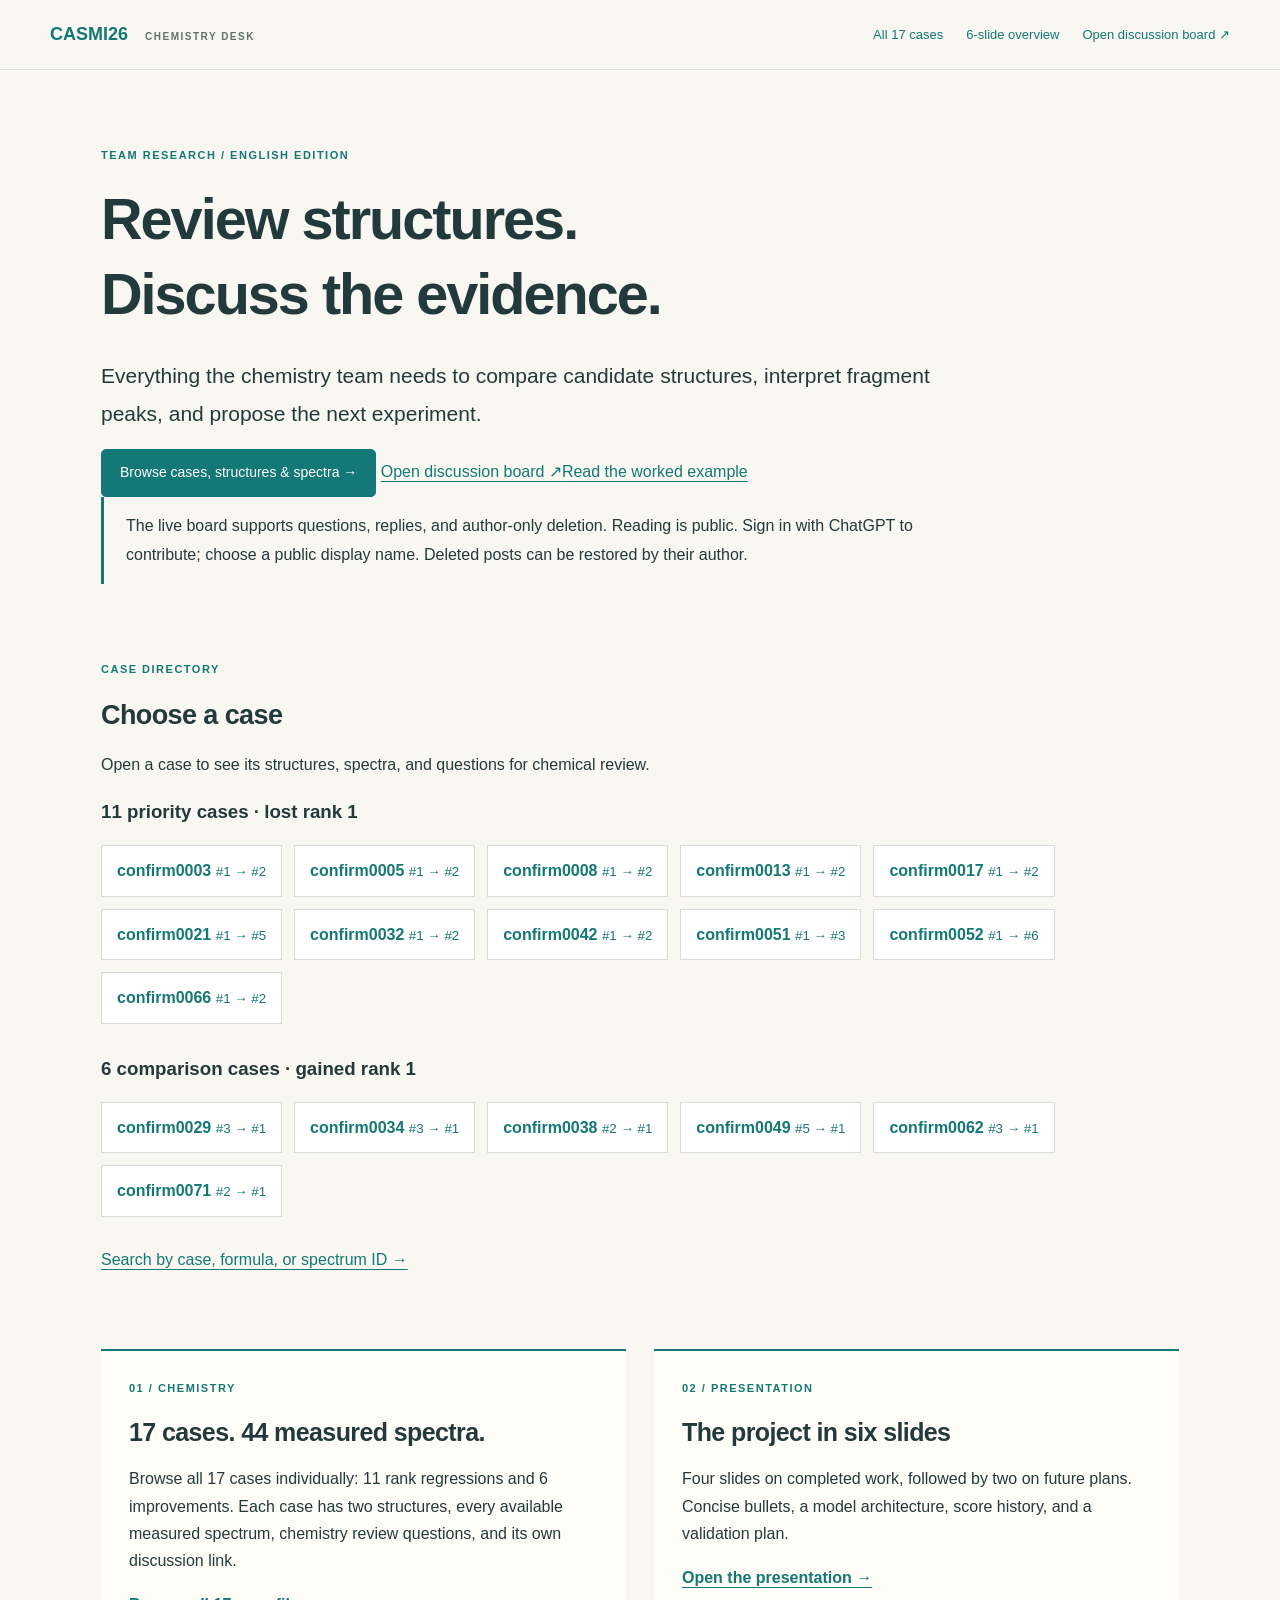
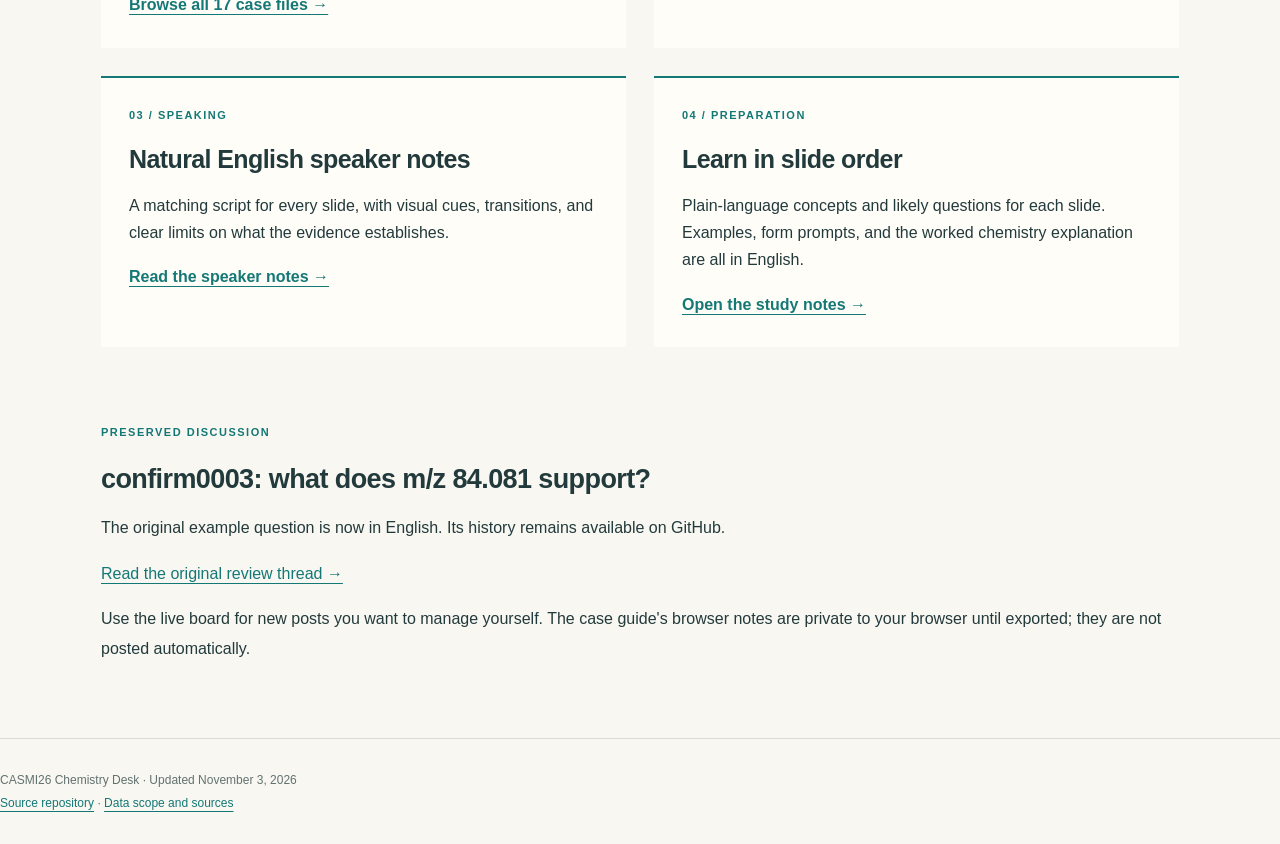
<file: index.html>
<!doctype html><html lang="en"><head><meta charset="utf-8"><meta name="viewport" content="width=device-width,initial-scale=1"><title>CASMI26 · Chemistry Desk</title><meta name="description" content="English chemistry review, structure comparisons, spectra, and team discussion."><link rel="stylesheet" href="board.css"><style>body{font-family:Arial,Helvetica,sans-serif}.portal-grid{display:grid;grid-template-columns:repeat(2,1fr);gap:28px;margin:45px 0}.portal-grid article{padding:28px;border-top:2px solid #147876;background:#fffdf8}.portal-grid h2{font-size:25px}.portal-grid p{line-height:1.7}.portal-note{border-left:3px solid #147876;padding:14px 22px;max-width:850px}.hero h1{max-width:1000px}.hero .lead{max-width:850px}.portal-grid a{font-weight:bold}@media(max-width:700px){.portal-grid{grid-template-columns:1fr}}</style></head><body><header><a class="brand" href="./">CASMI26 <span>CHEMISTRY DESK</span></a><nav><a href="cases.html">All 17 cases</a><a href="presentation.html">6-slide overview</a><a href="https://casmi26-chemistry-desk.jinseobae.chatgpt.site/">Open discussion board ↗</a></nav></header><main><section class="hero"><p class="eyebrow">TEAM RESEARCH / ENGLISH EDITION</p><h1>Review structures.<br>Discuss the evidence.</h1><p class="lead">Everything the chemistry team needs to compare candidate structures, interpret fragment peaks, and propose the next experiment.</p><div class="actions"><a class="primary" href="cases.html">Browse cases, structures & spectra →</a> <a href="https://casmi26-chemistry-desk.jinseobae.chatgpt.site/">Open discussion board ↗</a><a href="guide.html#worked-example">Read the worked example</a></div><p class="portal-note">The live board supports questions, replies, and author-only deletion. Reading is public. Sign in with ChatGPT to contribute; choose a public display name. Deleted posts can be restored by their author.</p></section><section id="case-directory"><p class="eyebrow">CASE DIRECTORY</p><h2>Choose a case</h2><p>Open a case to see its structures, spectra, and questions for chemical review.</p><h3>11 priority cases · lost rank 1</h3><div style="display:flex;gap:12px;flex-wrap:wrap;margin-bottom:28px"><a style="border:1px solid #d8ddd5;background:white;padding:10px 15px;text-decoration:none" href="cases.html?case=confirm0003#case-detail"><b>confirm0003</b> <small>#1 → #2</small></a><a style="border:1px solid #d8ddd5;background:white;padding:10px 15px;text-decoration:none" href="cases.html?case=confirm0005#case-detail"><b>confirm0005</b> <small>#1 → #2</small></a><a style="border:1px solid #d8ddd5;background:white;padding:10px 15px;text-decoration:none" href="cases.html?case=confirm0008#case-detail"><b>confirm0008</b> <small>#1 → #2</small></a><a style="border:1px solid #d8ddd5;background:white;padding:10px 15px;text-decoration:none" href="cases.html?case=confirm0013#case-detail"><b>confirm0013</b> <small>#1 → #2</small></a><a style="border:1px solid #d8ddd5;background:white;padding:10px 15px;text-decoration:none" href="cases.html?case=confirm0017#case-detail"><b>confirm0017</b> <small>#1 → #2</small></a><a style="border:1px solid #d8ddd5;background:white;padding:10px 15px;text-decoration:none" href="cases.html?case=confirm0021#case-detail"><b>confirm0021</b> <small>#1 → #5</small></a><a style="border:1px solid #d8ddd5;background:white;padding:10px 15px;text-decoration:none" href="cases.html?case=confirm0032#case-detail"><b>confirm0032</b> <small>#1 → #2</small></a><a style="border:1px solid #d8ddd5;background:white;padding:10px 15px;text-decoration:none" href="cases.html?case=confirm0042#case-detail"><b>confirm0042</b> <small>#1 → #2</small></a><a style="border:1px solid #d8ddd5;background:white;padding:10px 15px;text-decoration:none" href="cases.html?case=confirm0051#case-detail"><b>confirm0051</b> <small>#1 → #3</small></a><a style="border:1px solid #d8ddd5;background:white;padding:10px 15px;text-decoration:none" href="cases.html?case=confirm0052#case-detail"><b>confirm0052</b> <small>#1 → #6</small></a><a style="border:1px solid #d8ddd5;background:white;padding:10px 15px;text-decoration:none" href="cases.html?case=confirm0066#case-detail"><b>confirm0066</b> <small>#1 → #2</small></a></div><h3>6 comparison cases · gained rank 1</h3><div style="display:flex;gap:12px;flex-wrap:wrap;margin-bottom:28px"><a style="border:1px solid #d8ddd5;background:white;padding:10px 15px;text-decoration:none" href="cases.html?case=confirm0029#case-detail"><b>confirm0029</b> <small>#3 → #1</small></a><a style="border:1px solid #d8ddd5;background:white;padding:10px 15px;text-decoration:none" href="cases.html?case=confirm0034#case-detail"><b>confirm0034</b> <small>#3 → #1</small></a><a style="border:1px solid #d8ddd5;background:white;padding:10px 15px;text-decoration:none" href="cases.html?case=confirm0038#case-detail"><b>confirm0038</b> <small>#2 → #1</small></a><a style="border:1px solid #d8ddd5;background:white;padding:10px 15px;text-decoration:none" href="cases.html?case=confirm0049#case-detail"><b>confirm0049</b> <small>#5 → #1</small></a><a style="border:1px solid #d8ddd5;background:white;padding:10px 15px;text-decoration:none" href="cases.html?case=confirm0062#case-detail"><b>confirm0062</b> <small>#3 → #1</small></a><a style="border:1px solid #d8ddd5;background:white;padding:10px 15px;text-decoration:none" href="cases.html?case=confirm0071#case-detail"><b>confirm0071</b> <small>#2 → #1</small></a></div><p><a href="cases.html">Search by case, formula, or spectrum ID →</a></p></section><section class="portal-grid"><article><p class="eyebrow">01 / CHEMISTRY</p><h2>17 cases. 44 measured spectra.</h2><p>Browse all 17 cases individually: 11 rank regressions and 6 improvements. Each case has two structures, every available measured spectrum, chemistry review questions, and its own discussion link.</p><a href="cases.html">Browse all 17 case files →</a></article><article><p class="eyebrow">02 / PRESENTATION</p><h2>The project in six slides</h2><p>Four slides on completed work, followed by two on future plans. Concise bullets, a model architecture, score history, and a validation plan.</p><a href="presentation.html">Open the presentation →</a></article><article><p class="eyebrow">03 / SPEAKING</p><h2>Natural English speaker notes</h2><p>A matching script for every slide, with visual cues, transitions, and clear limits on what the evidence establishes.</p><a href="speaker-notes.html">Read the speaker notes →</a></article><article><p class="eyebrow">04 / PREPARATION</p><h2>Learn in slide order</h2><p>Plain-language concepts and likely questions for each slide. Examples, form prompts, and the worked chemistry explanation are all in English.</p><a href="slide-study.html">Open the study notes →</a></article></section><section><p class="eyebrow">PRESERVED DISCUSSION</p><h2>confirm0003: what does m/z 84.081 support?</h2><p>The original example question is now in English. Its history remains available on GitHub.</p><p><a href="https://github.com/ys06146/casmi26-chemistry-board/issues/1">Read the original review thread →</a></p><p>Use the live board for new posts you want to manage yourself. The case guide's browser notes are private to your browser until exported; they are not posted automatically.</p></section></main><footer>CASMI26 Chemistry Desk · Updated November 3, 2026<br><a href="https://github.com/ys06146/casmi26-chemistry-board">Source repository</a> · <a href="guide.html#sources">Data scope and sources</a></footer></body></html>
</file>
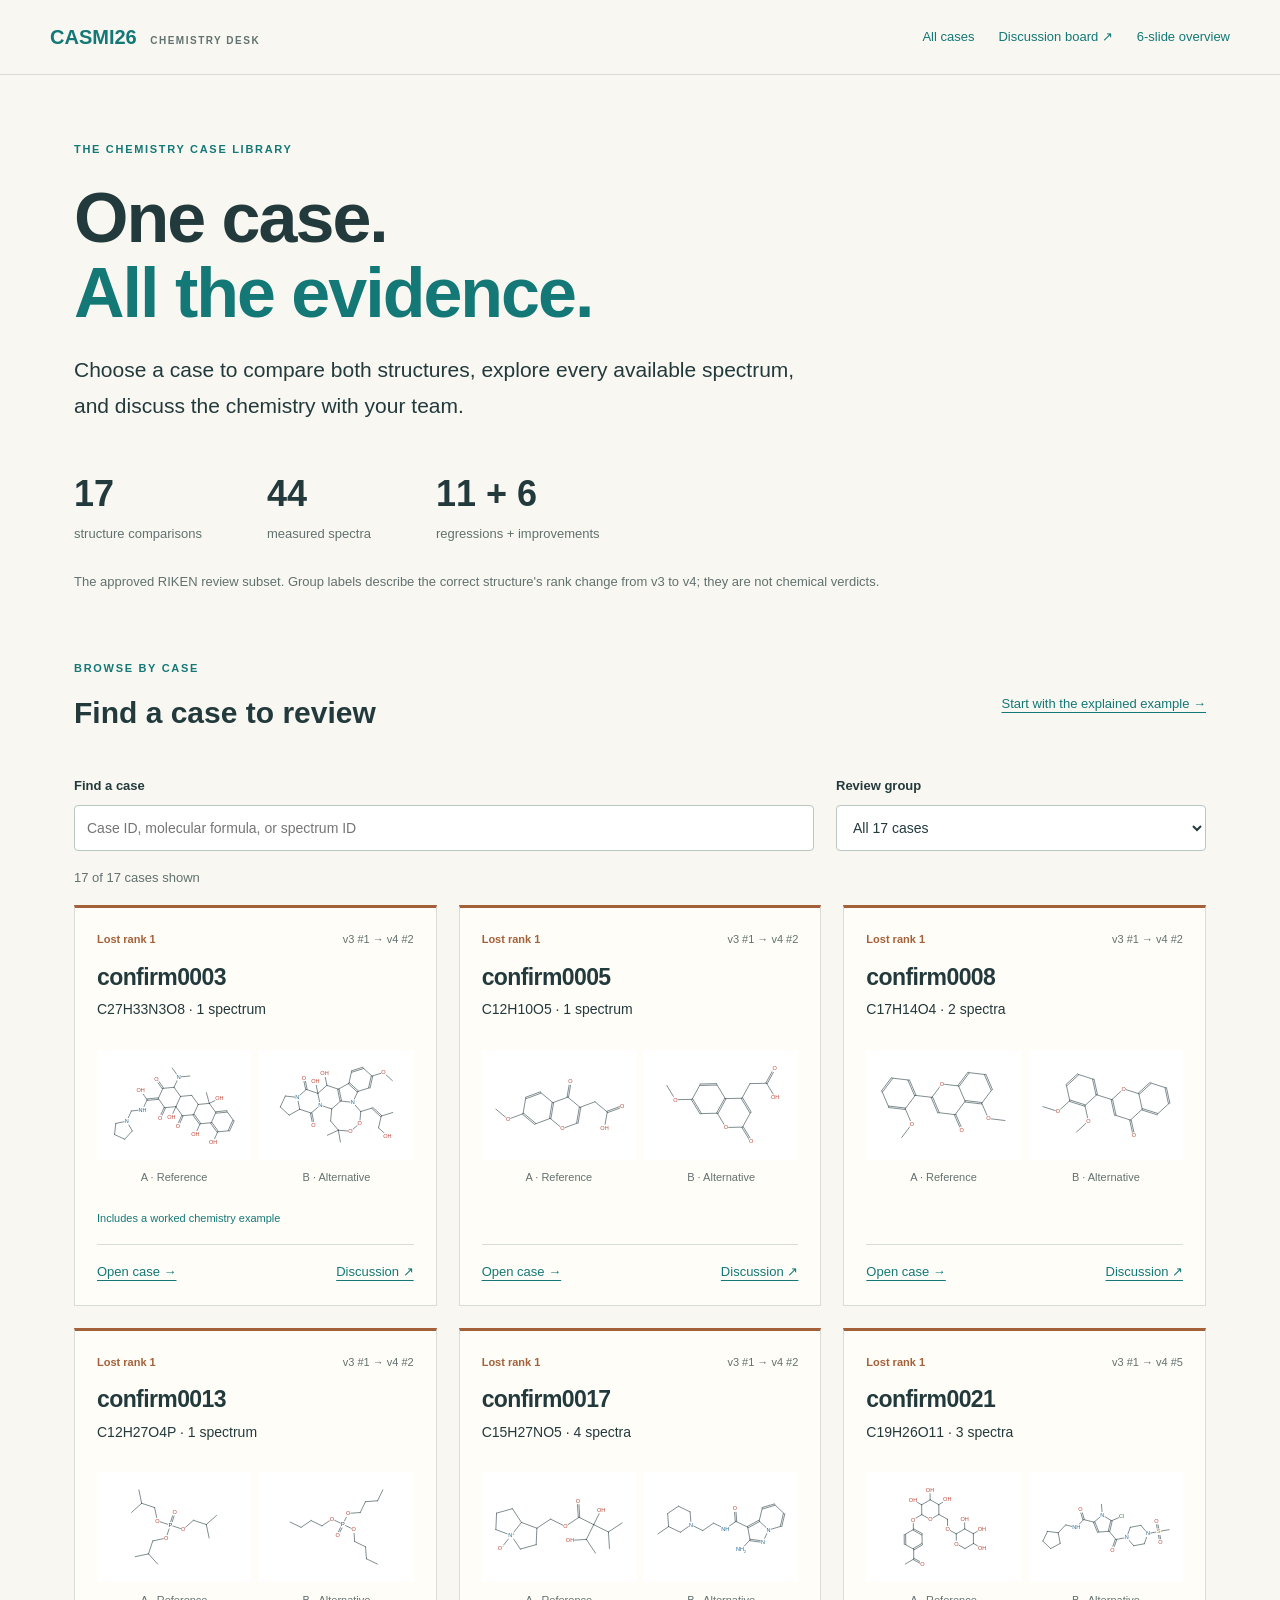
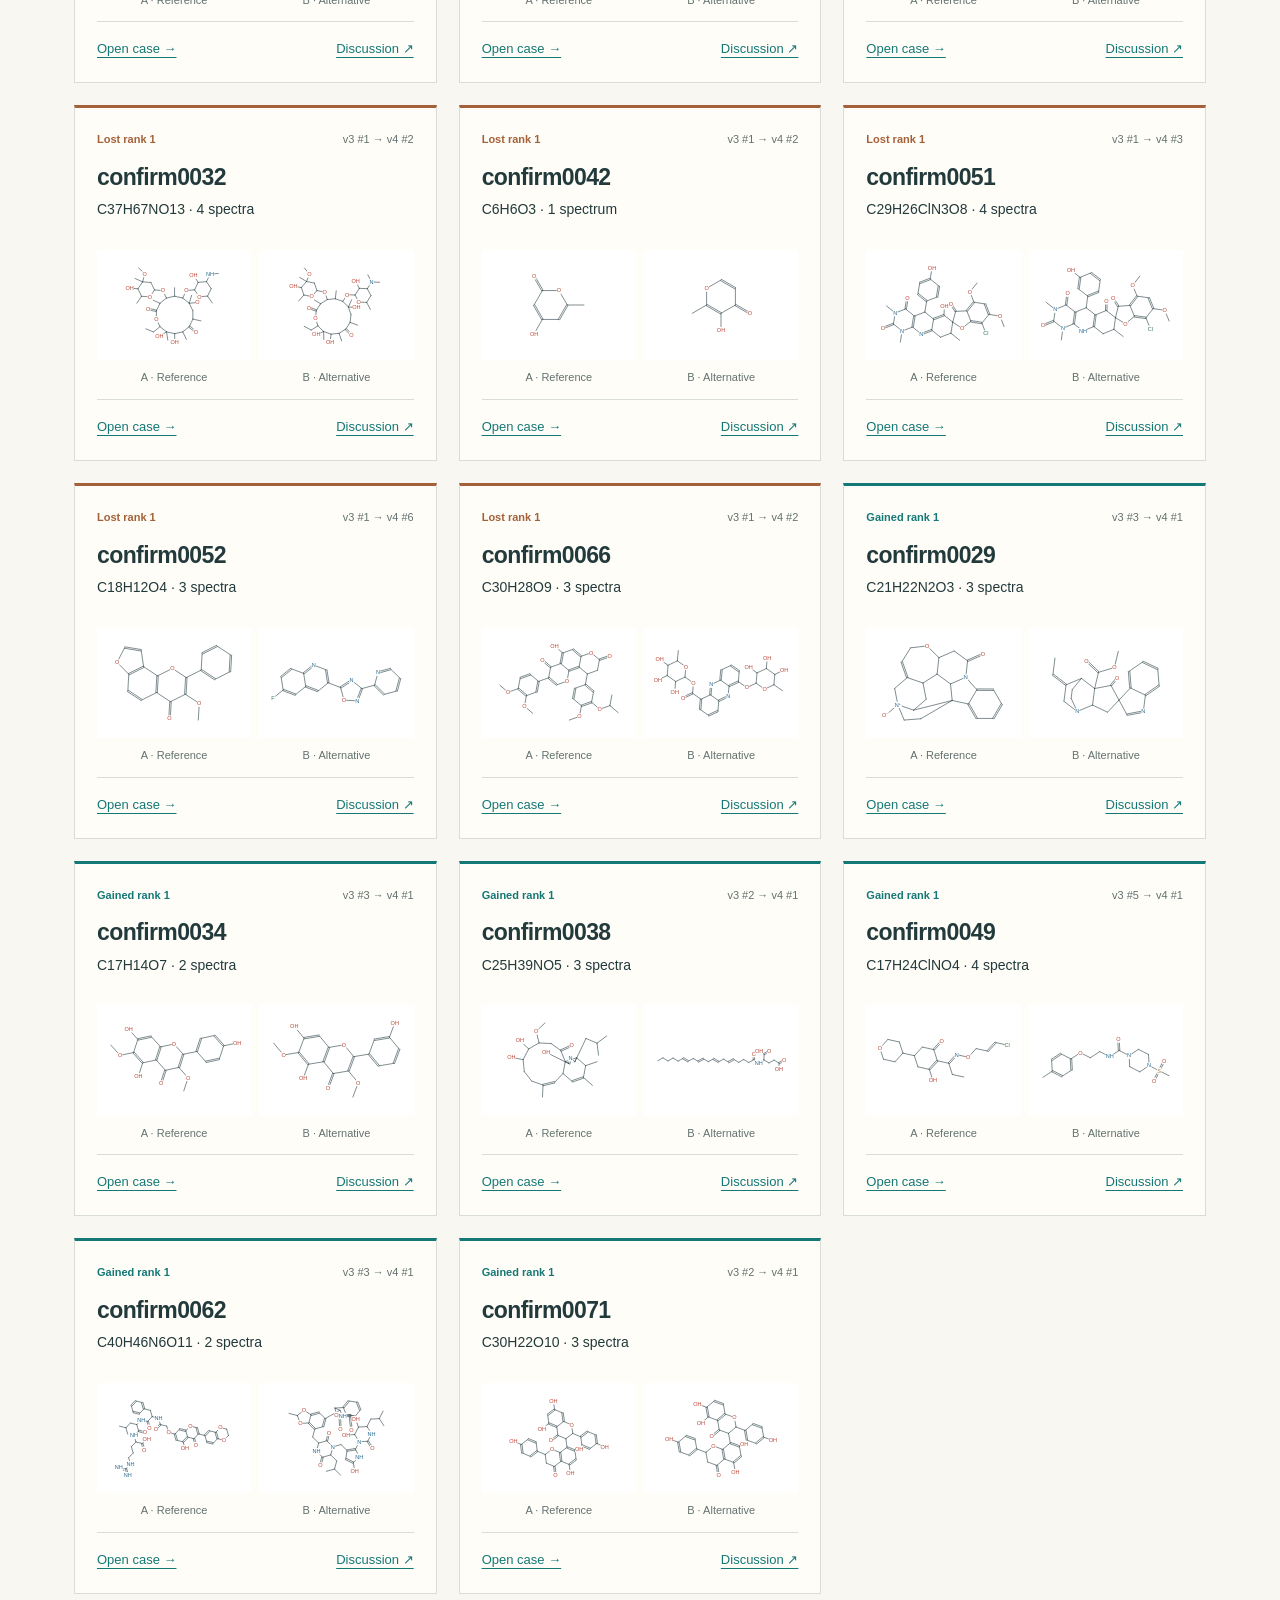
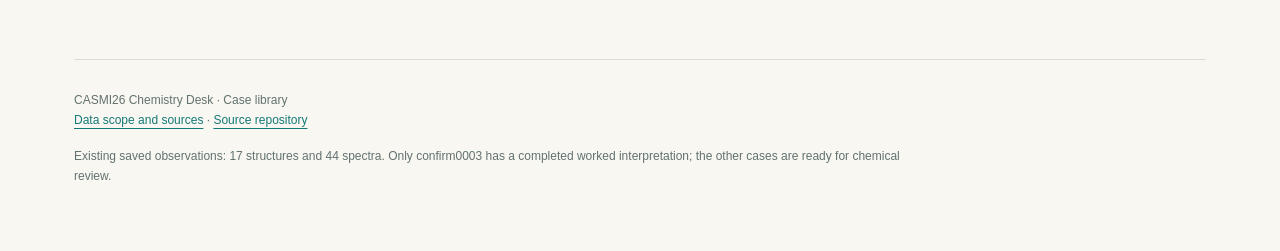
<file: cases.html>
<!doctype html>
<html lang="en"><head><meta charset="utf-8"><meta name="viewport" content="width=device-width,initial-scale=1"><title>Case library · CASMI26 Chemistry Desk</title><meta name="description" content="Browse all 17 CASMI26 chemistry review cases, compare structures and 44 measured spectra, and join each case discussion."><link rel="stylesheet" href="cases.css"><script defer src="cases.js"></script></head>
<body><header><a class="brand" href="cases.html">CASMI26 <span>CHEMISTRY DESK</span></a><nav aria-label="Main navigation"><a href="cases.html#library">All cases</a><a href="https://casmi26-chemistry-desk.jinseobae.chatgpt.site/#questions">Discussion board ↗</a><a href="presentation.html">6-slide overview</a></nav></header>
<main><section class="hero"><p class="eyebrow">THE CHEMISTRY CASE LIBRARY</p><h1>One case.<br><em>All the evidence.</em></h1><p class="lead">Choose a case to compare both structures, explore every available spectrum, and discuss the chemistry with your team.</p><div class="totals" aria-label="Available data"><div><strong>17</strong><span>structure comparisons</span></div><div><strong>44</strong><span>measured spectra</span></div><div><strong>11 + 6</strong><span>regressions + improvements</span></div></div><p class="small">The approved RIKEN review subset. Group labels describe the correct structure's rank change from v3 to v4; they are not chemical verdicts.</p></section>
<p id="loadError" role="alert" hidden></p>
<section id="library" aria-labelledby="libraryTitle"><div class="section-heading"><div><p class="eyebrow">BROWSE BY CASE</p><h2 id="libraryTitle">Find a case to review</h2></div><a href="guide.html#worked-example">Start with the explained example →</a></div><div class="filter-row"><label>Find a case<input id="caseSearch" type="search" placeholder="Case ID, molecular formula, or spectrum ID"></label><label>Review group<select id="groupFilter"><option value="all">All 17 cases</option><option value="loss">Lost rank 1 · 11 cases</option><option value="gain">Gained rank 1 · 6 cases</option></select></label></div><p id="resultCount" class="small" role="status">Loading cases…</p><div id="caseGrid" class="case-grid"></div><p id="noCases" class="empty" hidden>No cases match. Try a case ID or choose All 17 cases.</p></section>
<section id="case-detail" hidden aria-labelledby="caseTitle"><div class="case-nav"><a href="cases.html#library">← All cases</a><label>Go to case<select id="caseJump"></select></label><div><a id="previousCase">← Previous</a><a id="nextCase">Next →</a></div></div><div class="case-heading"><div><p id="groupLabel" class="eyebrow"></p><h2 id="caseTitle" tabindex="-1"></h2><p id="caseSummary"></p></div><div class="rank-context"><span>Correct structure · v3 → v4</span><strong id="rankChange"></strong></div></div><nav class="case-tabs" aria-label="Case sections"><a href="#structures">Structures</a><a href="#spectra">Spectra</a><a href="#review">Chemistry questions</a><a id="caseDiscussion">Case discussion ↗</a></nav>
<div id="structures" class="detail-block"><p class="eyebrow">01 / COMPARE THE STRUCTURES</p><h3>Same ingredients, different connections?</h3><p id="formulaSummary"></p><div id="structurePair" class="structure-pair"></div><p class="small">A is the recorded reference structure. B is the competing structure in this comparison. Drawings and descriptors come from the saved RDKit analysis; this evaluation does not establish stereochemistry.</p></div>
<div id="spectra" class="detail-block"><div class="section-heading"><div><p class="eyebrow">02 / READ THE MEASUREMENT</p><h3>Every available spectrum</h3></div><label>Measured spectrum<select id="spectrumSelect"></select></label></div><div id="spectrumMeta" class="meta-chips"></div><div id="spectrumChart" class="spectrum-chart"></div><p class="small">Peak positions and intensities are observations. A peak does not directly identify a fragment structure. The largest signal in each spectrum is scaled to 100.</p><div class="table-scroll"><table><caption>Ten strongest peaks in the selected spectrum</caption><thead><tr><th scope="col">m/z</th><th scope="col">Relative intensity</th><th scope="col">Precursor − peak (Da)</th></tr></thead><tbody id="peakRows"></tbody></table></div><p class="small">A difference may suggest a neutral loss when both ions have charge +1. It does not identify the lost composition or prove a fragmentation pathway. Values retain the precision in the supplied data.</p></div>
<div id="review" class="detail-block review-block"><p class="eyebrow">03 / QUESTIONS FOR A CHEMIST</p><h3>What would distinguish A from B?</h3><p id="reviewScope"></p><ol id="reviewQuestions"></ol><p class="small">Please give the chemical reasoning, plausible alternatives, and confidence. A sketch or literature reference is welcome. These are review prompts, not confirmed fragment assignments.</p><div id="workedExampleLink" hidden><a href="guide.html?case=confirm0003#worked-example">Read the worked chemistry example →</a></div><div class="actions"><a id="askCase" class="primary">Ask about this case ↗</a><a id="readCase" class="secondary">Read this case's discussions ↗</a><a id="notesCase">Open private case notes →</a></div><p class="small">The discussion board is shared. Guide notes stay in your browser until you export them.</p></div>
</section><footer>CASMI26 Chemistry Desk · Case library<br><a href="guide.html#sources">Data scope and sources</a> · <a href="https://github.com/ys06146/casmi26-chemistry-board">Source repository</a><p>Existing saved observations: 17 structures and 44 spectra. Only confirm0003 has a completed worked interpretation; the other cases are ready for chemical review.</p></footer></main></body></html>
</file>
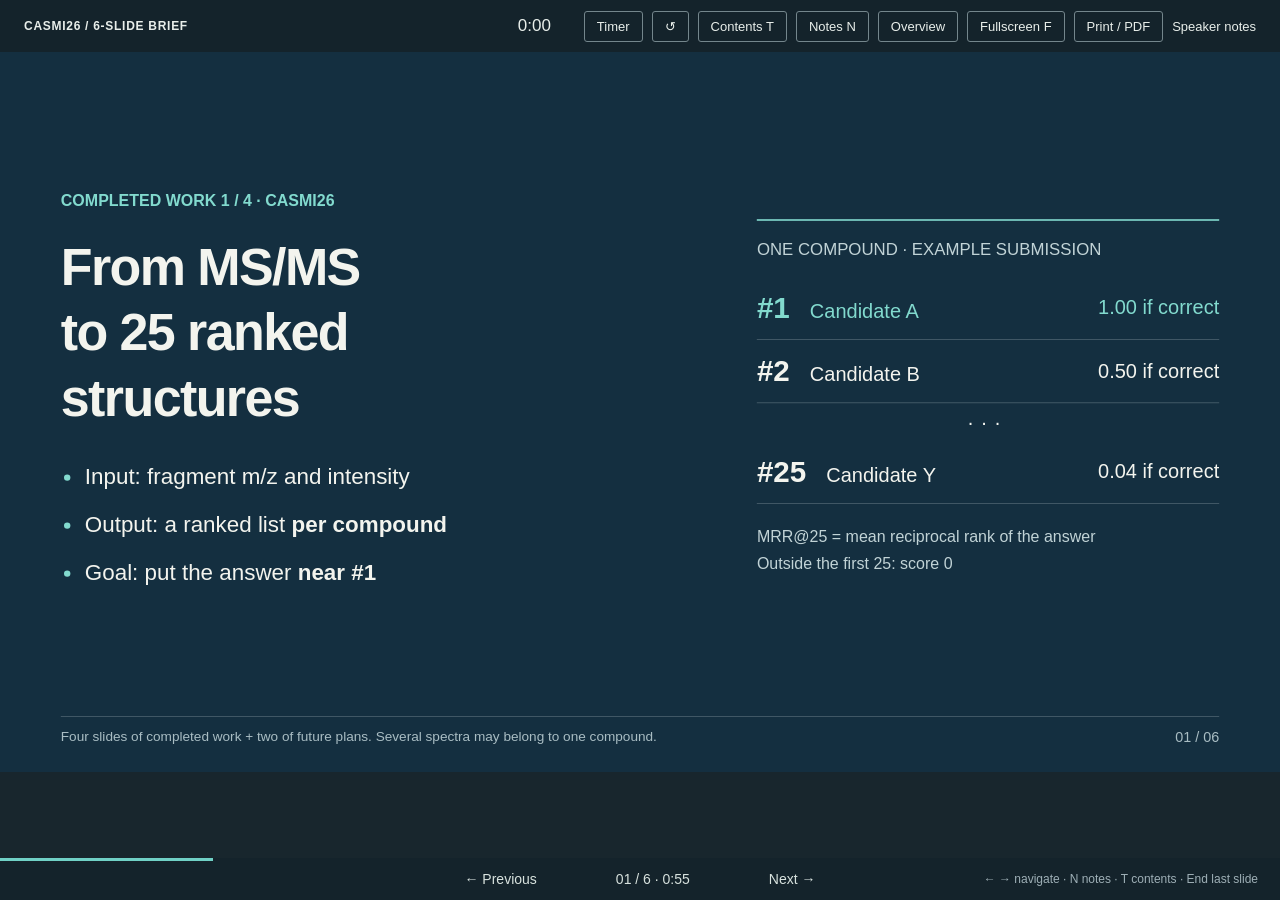
<file: presentation.html>
<!doctype html><html lang="en"><head><meta charset="utf-8"><meta name="viewport" content="width=device-width,initial-scale=1"><title>CASMI26 · Results and next experiments</title><style>:root{--paper:#f6f3ed;--white:#fffdf9;--ink:#173341;--muted:#5d7076;--line:#cbd3d0;--teal:#087e80;--pale:#dfefeb;--orange:#be5835;--sand:#f2e4d7;--navy:#142f40}
*{box-sizing:border-box}html,body{margin:0;width:100%;height:100%;font-family:"Malgun Gothic","Apple SD Gothic Neo","Noto Sans KR",sans-serif;color:var(--ink)}body{background:#18262d;overflow:hidden}button,a,select{font:inherit}button{cursor:pointer}button:focus-visible,a:focus-visible{outline:3px solid #d98a41;outline-offset:4px}button{border:1px solid #74868c;background:transparent;color:inherit;padding:7px 12px;border-radius:3px}button:hover{background:#ffffff19}a{color:var(--teal)}[hidden]{display:none!important}
.toolbar{height:52px;position:fixed;left:0;right:0;top:0;display:flex;align-items:center;gap:12px;padding:0 24px;background:#14232b;color:#e8eeea;z-index:30;font-size:14px}.toolbar .brand{font-weight:700;letter-spacing:.06em;margin-right:auto}.toolbar .timer{font-variant-numeric:tabular-nums;min-width:57px;font-size:17px}.toolbar button,.toolbar a{font-size:13px;text-decoration:none;color:inherit}.stage{position:fixed;inset:52px 0 42px;display:flex;justify-content:center;align-items:center;overflow:hidden}.deck{position:relative;width:1600px;height:900px;flex:none;transform-origin:center center}.slide{position:absolute;inset:0;background:var(--paper);padding:56px 76px 32px;display:none;flex-direction:column;overflow:hidden}.slide.active{display:flex}.slide header{flex:none;margin-bottom:28px}.eyebrow{font-size:18px;letter-spacing:.06em;color:var(--teal);font-weight:700;margin:0 0 17px}.slide h1{font-size:77px;line-height:1.24;letter-spacing:-3px;margin:0;font-weight:750}.slide h2{font-size:48px;line-height:1.2;letter-spacing:-1.8px;margin:0;word-break:keep-all}.slide h3{font-size:30px;line-height:1.35;margin:0 0 19px;font-weight:700;word-break:keep-all}.content{flex:1;min-height:0;position:relative}.slide footer{display:flex;align-items:end;justify-content:space-between;gap:30px;border-top:1px solid var(--line);padding-top:13px;margin-top:22px;flex:none;min-height:38px;font-size:16px;color:var(--muted)}.slide footer .source{max-width:1210px;line-height:1.4}.page{white-space:nowrap;font-size:18px;font-variant-numeric:tabular-nums}.split{display:grid;grid-template-columns:1.5fr 1fr;gap:55px;height:100%;align-items:center}.split.equal{grid-template-columns:1fr 1fr}.split.wide{grid-template-columns:1.85fr 1fr}.split.chartside{grid-template-columns:2.7fr 1fr}.visual{min-height:0}.visual svg{width:100%;height:auto;display:block;max-height:590px}.visual text{font-family:"Malgun Gothic","Apple SD Gothic Neo",sans-serif;fill:var(--ink)}.visual .small{font-size:22px}.bullets{padding-left:27px;margin:0;font-size:28px;line-height:1.65;word-break:keep-all}.bullets li{padding-left:3px;margin:0 0 20px}.bullets li::marker{color:var(--teal)}.bullets strong{font-weight:750}.muted{color:var(--muted)}.accent{color:var(--teal)}.bad{color:var(--orange)}.label{font-size:21px;color:var(--muted);margin:0 0 12px}.huge{font-size:100px;line-height:1.08;letter-spacing:-4px;font-weight:750;font-variant-numeric:tabular-nums}.big{font-size:64px;line-height:1.15;font-weight:750;letter-spacing:-2px;font-variant-numeric:tabular-nums}.medium{font-size:38px;line-height:1.45;font-weight:700}.smallnote{font-size:21px;line-height:1.65;color:var(--muted);word-break:keep-all}.takeaway{font-size:29px;line-height:1.5;border-top:2px solid var(--teal);padding-top:22px;margin-top:26px;word-break:keep-all}.formula{font-family:Georgia,"Malgun Gothic",serif;font-size:39px;line-height:1.55}.formula sub{font-size:22px}.mono{font-variant-numeric:tabular-nums;font-family:ui-monospace,Consolas,"Malgun Gothic",monospace}.row{display:flex;gap:42px;align-items:center}.rule{height:1px;background:var(--line);margin:24px 0}.cover{background:var(--navy);color:#f3f4ee}.cover .eyebrow,.cover .accent{color:#70d1c6}.cover footer{color:#a9bdc3;border-color:#4b626f}.cover h1{margin:35px 0}.cover .cover-sub{font-size:32px;color:#cfddd9;line-height:1.7;word-break:keep-all}.cover .cover-aside{border-top:2px solid #70d1c6;padding-top:30px}.cover .label{color:#bdd1d3}.cover .huge{font-size:126px;color:#82dace}.cover .smallnote{color:#c1d3d6}.cover footer a{color:#afded5}.cover .content{display:grid;grid-template-columns:1.7fr 1fr;align-items:center;gap:100px}.cover .flowwords{font-size:24px;line-height:1.8;border-top:1px solid #4b626f;margin-top:38px;padding-top:23px;color:#dce5e2}
.banner{padding:17px 0;border-top:1px solid var(--line);border-bottom:1px solid var(--line);font-size:25px;line-height:1.5;margin:20px 0}.metrics{display:flex;gap:35px;justify-content:space-between}.metrics>div{flex:1}.metrics .label{font-size:21px;margin-bottom:8px}.metrics .value{font-size:42px;font-weight:700;letter-spacing:-1px}.metrics small{display:block;font-size:20px;color:var(--muted);margin-top:10px}.data-table{border-collapse:collapse;width:100%;font-size:26px;line-height:1.5}.data-table th{text-align:left;font-size:21px;color:var(--muted);font-weight:600;padding:16px 18px;border-bottom:2px solid var(--ink)}.data-table td{padding:24px 18px;border-bottom:1px solid var(--line);vertical-align:middle}.data-table tr.highlight td{background:#e2ede7}.data-table .num{font-size:34px;font-weight:700;font-variant-numeric:tabular-nums}.data-table .sub{display:block;font-size:19px;color:var(--muted);margin-top:3px}.data-table.compact{font-size:23px}.data-table.compact td{padding:18px}.data-table a{text-decoration:none}
.comparison{display:grid;grid-template-columns:1fr 1fr;gap:65px}.comparison h3{margin:0 0 22px}.comparison .axis{margin-top:10px;font-size:20px;color:var(--muted)}.factor-table{border-collapse:collapse;width:100%;font-size:24px;text-align:center}.factor-table th{font-size:21px;color:var(--muted);padding:12px;border-bottom:1px solid var(--line)}.factor-table td{width:35%;height:113px;border:1px solid var(--line)}.factor-table .base{background:var(--pale);color:var(--teal);font-weight:bold}.factor-table .selected{background:var(--sand);color:var(--orange);font-weight:bold}.factor-table .idx{font-size:19px;display:block;margin-bottom:6px;color:var(--muted)}.fourcols{display:grid;grid-template-columns:repeat(4,1fr);gap:38px;height:100%;align-items:start;padding-top:10px}.fourcols>div{border-top:3px solid var(--teal);padding-top:26px}.fourcols .n{font-size:21px;color:var(--muted);margin-bottom:15px;display:block}.fourcols h3{font-size:36px;margin-bottom:25px}.fourcols ul{padding-left:23px;font-size:25px;line-height:1.7}.fourcols li{margin-bottom:13px;word-break:keep-all}.fourcols .out{border-top:1px solid var(--line);padding-top:19px;font-size:23px;line-height:1.6;margin-top:25px}.formula-line{display:flex;gap:28px;align-items:center;justify-content:flex-start;margin:15px 0 35px}.formula-line .op{font-size:42px;color:var(--muted)}.formula-line .n{font-size:92px;font-weight:750;letter-spacing:-3px;line-height:1}.formula-line small{font-size:20px;display:block;color:var(--muted);margin-top:16px;white-space:nowrap}.numberline{border-top:2px solid var(--teal);padding:24px 0;margin-top:20px}.steps-list{list-style:none;padding:0;margin:0;counter-reset:step}.steps-list li{display:grid;grid-template-columns:62px 1fr;gap:17px;align-items:center;font-size:30px;padding:23px 0;border-bottom:1px solid var(--line)}.steps-list li:before{counter-increment:step;content:"0" counter(step);color:var(--teal);font-size:30px;font-variant-numeric:tabular-nums}.steps-list small{display:block;color:var(--muted);font-size:22px;margin-top:9px}.ending{background:#e4ede7}.ending h2{font-size:57px}.ending .huge{font-size:116px}.ending .conclusion{font-size:32px;line-height:1.55;margin:20px 0 0}.bottom{position:fixed;bottom:0;left:0;right:0;height:42px;display:flex;align-items:center;justify-content:center;gap:20px;background:#14232b;color:#d8e2de;z-index:30;font-size:14px}.bottom button{border:0;padding:4px 16px;font-size:14px}.bottom .progress{position:absolute;height:3px;top:0;left:0;background:#70d1c6;width:0}.bottom .shortcut{position:absolute;right:22px;color:#9eafb6;font-size:12px}.bottom .counter{min-width:160px;text-align:center}
dialog{max-width:1040px;width:90vw;max-height:85vh;padding:34px 42px;border:0;background:var(--white);color:var(--ink);overflow:auto;border-radius:4px}dialog::backdrop{background:#071924c9}dialog h2{font-size:29px;margin:0 50px 18px 0;line-height:1.4}dialog h3{font-size:18px;color:var(--teal);margin:27px 0 10px}dialog p{font-size:20px;line-height:1.95;word-break:keep-all}dialog .close{float:right;background:var(--ink);color:white}dialog .note-meta{font-size:15px;color:var(--muted)}dialog ul{font-size:16px;line-height:1.8}dialog .toc-grid{display:grid;grid-template-columns:1fr 1fr;gap:8px}dialog .toc-grid button{color:var(--ink);text-align:left;font-size:16px;line-height:1.5;border-color:var(--line);padding:12px}dialog .toc-grid button:hover{background:var(--pale)}dialog .toc-grid span{color:var(--teal);font-weight:bold;margin-right:10px}.dialog-foot{border-top:1px solid var(--line);margin-top:25px;padding-top:16px;font-size:15px}
#s7 .content,#s13 .content{display:flex;flex-direction:column}#s7 .split,#s13 .fourcols{height:auto;flex:1;min-height:0}#s7 .content>.smallnote,#s13 .content>.smallnote{flex:none;margin:18px 0 0}#s3 .takeaway{margin-top:15px;padding-top:15px}#s3 .bullets li{margin-bottom:15px}#s3 .big{margin:12px 0 26px}
.overview{overflow:auto;background:#dbe1dc}.overview .stage{position:static;display:block;padding:72px 0 55px;overflow:visible}.overview .deck{transform:none!important;width:auto;height:auto}.overview .slide{position:relative;display:flex;width:1600px;height:900px;margin:0 0 25px calc(50% - 800px);transform:scale(var(--overview-scale,.65));transform-origin:top center;margin-bottom:calc((var(--overview-scale,.65) - 1)*900px + 26px)}.overview .bottom{display:none}
body.notes-document{background:var(--paper);overflow:auto;height:auto}.notes-document main{max-width:1050px;margin:0 auto;padding:65px 30px}.notes-document h1{font-size:43px;margin:0 0 20px;letter-spacing:-1px}.notes-document .intro{font-size:20px;line-height:1.8}.notes-document section{padding:35px 0;border-top:1px solid var(--line);scroll-margin-top:20px}.notes-document section h2{font-size:29px;margin:0 0 13px}.notes-document .script{font-size:21px;line-height:2;word-break:keep-all}.notes-document .cue{font-size:18px;background:var(--pale);padding:16px 20px;line-height:1.7}.notes-document .meta{font-size:16px;color:var(--muted)}.notes-document .refs{font-size:15px;line-height:1.8}.notes-document .index{display:grid;grid-template-columns:1fr 1fr;gap:10px;font-size:17px;margin:30px 0}.notes-document .index a{padding:8px 0;text-decoration:none}.notes-document .links{display:flex;gap:20px;flex-wrap:wrap;margin-bottom:25px;font-size:17px}
@media(max-width:700px){.toolbar{padding:0 10px;gap:6px;font-size:11px}.toolbar .brand{display:none}.toolbar button,.toolbar a{font-size:11px;padding:6px}.toolbar .timer{font-size:13px;min-width:40px}.toolbar .optional{display:none}.bottom .shortcut{display:none}.bottom{gap:5px}.bottom .counter{min-width:135px}.notes-document main{padding:30px 18px}.notes-document h1{font-size:30px}.notes-document .index{grid-template-columns:1fr}dialog{padding:22px}dialog .toc-grid{grid-template-columns:1fr}dialog p{font-size:17px}}
@page{size:16.667in 9.375in;margin:0}@media print{html,body{width:auto;height:auto;background:white;overflow:visible}.toolbar,.bottom,dialog{display:none!important}.stage{display:block;position:static;overflow:visible}.deck{width:1600px;height:auto;transform:none!important;display:block}.slide,.overview .slide{display:flex!important;position:relative!important;transform:none!important;margin:0!important;width:1600px;height:900px;page-break-after:always;break-after:page;print-color-adjust:exact;-webkit-print-color-adjust:exact}.slide:last-child{break-after:auto}.slide a{color:inherit;text-decoration:none}body.notes-document{background:white}.notes-document main{max-width:none;padding:35px}.notes-document section{break-inside:avoid}.notes-document .links,.notes-document .index{display:none}}

/* Six-slide revision: shared palette and 1600 x 900 layout retained. */
.slide header{margin-bottom:34px}.slide .eyebrow{font-size:20px;letter-spacing:0}.slide h2{font-size:49px}
.intro{background:var(--navy);color:#f3f4ee}.intro .content{display:grid;grid-template-columns:1.35fr 1fr;gap:90px;align-items:center}
.intro .eyebrow,.intro .accent{color:#82dace}.intro h1{font-size:66px;letter-spacing:-2.8px;line-height:1.26;margin:0 0 35px}
.intro .bullets{font-size:29px;line-height:1.6}.intro .bullets li{margin-bottom:15px}.intro .bullets li::marker{color:#82dace}
.intro .label,.intro .smallnote{color:#c1d3d6}.intro footer{border-color:#4b626f;color:#a9bdc3}
.ranking{border-top:2px solid #82dace;padding-top:24px}.ranking ol{padding:0;margin:22px 0;list-style:none}
.ranking li{display:flex;justify-content:space-between;align-items:center;border-bottom:1px solid #4b626f;padding:18px 0;font-size:28px}
.ranking li strong{font-size:37px}.ranking li:first-child{color:#82dace}.ranking .dots{text-align:center;display:block;padding:9px;letter-spacing:.4em;border:0}
.ranking .score-example{display:flex;justify-content:space-between;font-size:24px;color:#c1d3d6;line-height:1.5}
.ranking .smallnote{font-size:20px;margin:25px 0 0}.intro .eyebrow{margin-bottom:30px}
#s2 .visual svg{max-height:480px}#s2 .architecture-points{display:flex;gap:60px;border-top:1px solid var(--line);padding-top:24px;margin-top:15px}
.architecture-points p{font-size:27px;margin:0;line-height:1.5;flex:1}.architecture-points strong{color:var(--teal)}
#s3 .content{display:flex;flex-direction:column}#s3 .split{flex:1;height:auto;grid-template-columns:2.65fr 1fr;gap:43px;min-height:0}
#s3 .visual svg{max-height:500px}#s3 .big{font-size:82px;margin:10px 0 25px}#s3 .takeaway{font-size:28px;margin-top:20px}
#s3 .smallnote{font-size:22px}#s3 .runtime-strip{margin-top:19px;border-top:1px solid var(--line);padding-top:20px;font-size:25px;line-height:1.5}
#s4 .split{grid-template-columns:1.4fr 1fr;gap:65px;align-items:start;padding-top:28px}
#s4 .formula-line{gap:21px;margin:34px 0 35px}#s4 .formula-line .n{font-size:81px}#s4 .formula-line .op{font-size:35px}
#s4 .formula-line small{font-size:21px}.case-summary{border-left:1px solid var(--line);padding-left:48px}
.case-summary .case-rank{font-size:55px;font-weight:750;margin:15px 0 25px}.case-summary .bullets{font-size:27px;line-height:1.55}
#s4 .numberline{display:block}.numberline .value{font-size:37px}#s4 .numberline .smallnote{margin:12px 0 0}
.future{background:#edf2ec}.future .eyebrow{color:var(--teal)}.experiment-plan{display:grid;grid-template-columns:65px 380px 1fr;align-items:center;row-gap:0}
.experiment-plan .plan-no{font-size:34px;color:var(--teal);font-variant-numeric:tabular-nums}
.experiment-plan h3{font-size:32px;margin:0}.experiment-plan .plan-title{padding:28px 15px 28px 0}
.experiment-plan .plan-desc{font-size:27px;line-height:1.6;padding:28px 0}.experiment-plan .plan-desc strong{color:var(--teal)}
.experiment-plan>div{min-height:152px;display:flex;flex-direction:column;justify-content:center;border-bottom:1px solid var(--line)}
.experiment-plan .plan-desc small{font-size:23px;color:var(--muted);display:block;margin-top:6px}
#s5 .plan-summary{font-size:28px;margin:32px 0 0;color:var(--teal);font-weight:700}
#s6 .visual svg{max-height:460px}.role-line{display:flex;gap:50px;font-size:25px;line-height:1.6;border-top:1px solid var(--line);padding-top:24px}
.role-line p{margin:0;flex:1}.role-line strong{color:var(--teal)}.board-link{font-size:22px;margin-top:20px}
.notes-document .summary-line{font-size:22px;color:var(--teal);font-weight:700;line-height:1.6}
.notes-document .prep{background:var(--white);border:1px solid var(--line);padding:15px 20px;margin:20px 0;font-size:18px;line-height:1.8}
.notes-document summary{cursor:pointer;font-weight:700;color:var(--teal)}
.notes-document .prep dl{margin:16px 0}.notes-document .prep dt{font-weight:700}.notes-document .prep dd{margin:4px 0 16px}
.notes-document .script{white-space:pre-line}.notes-document .timing{display:flex;gap:20px;font-size:18px;margin:20px 0 30px;color:var(--muted)}
.notes-document .study-main{font-size:21px;line-height:1.9}.notes-document .refs ul{padding-left:22px}
@media(max-width:700px){.notes-document .timing{display:block}.notes-document .summary-line{font-size:20px}}


.experiment-plan{align-items:stretch}.experiment-plan .plan-desc{display:block;align-content:center}

body{font-family:Arial,Helvetica,sans-serif}.slide h1{letter-spacing:-2px}.slide h2{font-size:46px;letter-spacing:-1.2px}.intro h1{font-size:65px}.intro .bullets{font-size:28px}.slide footer{font-size:17px}.slide .source{max-width:1320px}.experiment-plan{grid-template-columns:65px 410px 1fr}.experiment-plan h3{font-size:29px}.experiment-plan .plan-desc{font-size:26px}.experiment-plan .plan-desc small{font-size:21px}.pipeline{display:grid;grid-template-columns:225px 1fr 1fr 1fr 230px;grid-template-rows:170px 160px;gap:35px 25px;align-items:center;margin-top:28px}.pnode{position:relative;border-top:3px solid var(--teal);padding:22px 16px;background:#fffdf9;min-height:140px}.pnode b{font-size:29px;display:block;color:var(--teal)}.pnode span{font-size:22px;line-height:1.5;display:block;margin-top:12px}.pnode.flow:after{content:'→';position:absolute;right:-25px;top:45px;font-size:28px;color:var(--teal)}.input-node{grid-row:span 2;background:#dcebe7}.output-node{grid-column:5;grid-row:span 2;background:#f2e4d7}.dreams-node{grid-column:2/5;grid-row:2;min-height:115px;display:flex;gap:35px;align-items:center}.dreams-node span{margin:0}.score-bars{display:grid;gap:22px;padding:16px 0}.bar-row{display:grid;grid-template-columns:260px 1fr 88px;gap:20px;align-items:center;font-size:26px}.bar-track{height:35px;border-left:1px solid var(--line)}.bar-fill{height:100%;background:#9bb8b4}.bar-row.best .bar-fill{background:var(--teal)}.bar-row.last .bar-fill{background:var(--orange)}.bar-row b{font-size:31px}.case-summary .case-rank{font-size:49px}.case-summary .bullets{font-size:25px}.future-flow{display:grid;grid-template-columns:repeat(4,1fr);gap:45px;margin:40px 0 35px}.future-step{position:relative;padding:25px 18px;border-top:4px solid var(--teal);background:#fffdf9;min-height:185px}.future-step b{display:block;font-size:30px}.future-step p{font-size:23px;line-height:1.5}.future-step:not(:last-child):after{content:'→';position:absolute;right:-35px;top:65px;font-size:35px}.freeze{font-size:28px;color:var(--teal);font-weight:bold;border-bottom:1px solid var(--line);padding-bottom:30px}.notes-document .script{font-size:21px;line-height:1.8}.notes-document .index a{font-size:17px} .toolbar{gap:9px}.toolbar .brand{font-size:12px}.ranking li{font-size:25px}
</style></head><body><div class="toolbar"><span class="brand">CASMI26 / 6-SLIDE BRIEF</span><span class="timer" id="timer" aria-label="Elapsed time">0:00</span><button id="timerBtn">Timer</button><button id="resetTimer" title="Reset timer">↺</button><button id="tocBtn">Contents T</button><button id="notesBtn">Notes N</button><button id="overviewBtn">Overview</button><button id="fullBtn">Fullscreen F</button><button id="printBtn" class="optional">Print / PDF</button><a class="optional" href="speaker-notes.html" target="_blank">Speaker notes</a></div><main class="stage"><div class="deck"><section class="slide intro" id="s1" aria-hidden="true" aria-label="From MS/MS to 25 ranked structures" data-title="From MS/MS to 25 ranked structures" data-time="0:55" data-cumulative="0:55"><div class="content"><div><p class="eyebrow">COMPLETED WORK 1 / 4 · CASMI26</p><h1>From MS/MS<br>to 25 ranked<br>structures</h1><ul class="bullets"><li>Input: fragment m/z and intensity</li><li>Output: a ranked list <strong>per compound</strong></li><li>Goal: put the answer <strong>near #1</strong></li></ul></div><div class="ranking"><p class="label">ONE COMPOUND · EXAMPLE SUBMISSION</p><ol aria-label="Illustrative candidate ranks"><li><span><strong>#1</strong>　Candidate A</span><span>1.00 if correct</span></li><li><span><strong>#2</strong>　Candidate B</span><span>0.50 if correct</span></li><li class="dots">···</li><li><span><strong>#25</strong>　Candidate Y</span><span>0.04 if correct</span></li></ol><p class="smallnote">MRR@25 = mean reciprocal rank of the answer<br>Outside the first 25: score 0</p></div></div><footer><span class="source">Four slides of completed work + two of future plans. Several spectra may belong to one compound.</span><span class="page">01 / 06</span></footer></section><section class="slide" id="s2" aria-hidden="true" aria-label="Four models, two branches, one ranked list" data-title="Four models, two branches, one ranked list" data-time="1:30" data-cumulative="2:25"><header><p class="eyebrow">COMPLETED WORK 2 / 4</p><h2>Four models, two branches, one ranked list</h2></header><div class="content"><div class="pipeline" role="img" aria-label="Observed spectra enter MIST and DreaMS. MIST and FRIGID-base supply structures to ICEBERG; the resulting ranking is fused with DreaMS search ranks."><div class="pnode input-node flow"><b>Observed<br>MS/MS</b><span>m/z · intensity<br>Adduct · energy</span></div><div class="pnode flow"><b>MIST</b><span>Predict fingerprint<br>Retrieve structures</span></div><div class="pnode flow"><b>FRIGID-base</b><span>Generate structures<br>Fingerprint + formula</span></div><div class="pnode flow"><b>ICEBERG</b><span>Predict spectra<br>Rerank + inner fusion</span></div><div class="pnode output-node"><b>RRF fusion</b><span>Combine ranks<br>↓<br><strong>Top 25</strong> structures</span></div><div class="pnode dreams-node flow"><b>Public DreaMS</b><span>Direct / analog reference-spectrum search → structure ranking</span></div></div><div class="architecture-points"><p>Reranking pool: up to <strong>100</strong><br>Final submission: up to <strong>25</strong></p><p>Reciprocal rank fusion<br><strong>Earlier ranks contribute more</strong></p></div></div><footer><span class="source">Implemented: FRIGID-base generation followed by reranking. Full iterative correction is not yet run.</span><span class="page">02 / 06</span></footer></section><section class="slide" id="s3" aria-hidden="true" aria-label="Our best recorded public score is 0.265" data-title="Our best recorded public score is 0.265" data-time="1:25" data-cumulative="3:50"><header><p class="eyebrow">COMPLETED WORK 3 / 4</p><h2>Our best recorded public score is 0.265</h2></header><div class="content"><div class="split"><div><p class="label">COMPLETED PUBLIC SUBMISSIONS · MRR@25</p><div class="score-bars"><div class="bar-row "><span>MIST</span><div class="bar-track"><div class="bar-fill" style="width:82.86%"></div></div><b>0.232</b></div><div class="bar-row "><span>+ FRIGID-base</span><div class="bar-track"><div class="bar-fill" style="width:83.21%"></div></div><b>0.233</b></div><div class="bar-row "><span>ICEBERG · top 25</span><div class="bar-track"><div class="bar-fill" style="width:85.36%"></div></div><b>0.239</b></div><div class="bar-row "><span>ICEBERG · top 100</span><div class="bar-track"><div class="bar-fill" style="width:92.86%"></div></div><b>0.260</b></div><div class="bar-row best"><span>DreaMS ensemble v3</span><div class="bar-track"><div class="bar-fill" style="width:94.64%"></div></div><b>0.265</b></div><div class="bar-row last"><span>Weight adjustment v4</span><div class="bar-track"><div class="bar-fill" style="width:91.79%"></div></div><b>0.257</b></div></div><p class="smallnote">Bars share a zero baseline.</p></div><div><p class="label">BEST RECORDED</p><div class="big accent">0.265</div><ul class="bullets"><li>ICEBERG top 100</li><li>DreaMS ensemble</li></ul><p class="takeaway">Later adjustment:<br><strong class="bad">0.257 in v4</strong></p></div></div><div class="runtime-strip">Engineering: full observed runtime <strong>118.3 → 108.7 min</strong> with reference output preserved</div></div><footer><span class="source">Completed records through Nov 1, 2026. Runtime observations are from different runs; see speaker notes.</span><span class="page">03 / 06</span></footer></section><section class="slide" id="s4" aria-hidden="true" aria-label="The answer was present, but its rank got worse" data-title="The answer was present, but its rank got worse" data-time="1:25" data-cumulative="5:15"><header><p class="eyebrow">COMPLETED WORK 4 / 4</p><h2>The answer was present, but its rank got worse</h2></header><div class="content"><div class="split"><div><p class="label">RIKEN · CORRECT FIRST-PLACE RESULTS / 100</p><div class="formula-line" aria-label="51 minus 11 plus 6 equals 46"><div><span class="n">51</span><small>v3</small></div><span class="op">−</span><div><span class="n bad">11</span><small>lost #1</small></div><span class="op">+</span><div><span class="n accent">6</span><small>gained #1</small></div><span class="op">=</span><div><span class="n">46</span><small>v4</small></div></div><div class="numberline"><p class="label">CORRECT ANSWER ANYWHERE IN TOP 25</p><div class="value">86 → 87 compounds</div><p class="smallnote">All 11 regressions still contain the answer at #2–#6.</p></div><p class="takeaway">Priority: <strong>rank available answers better</strong></p></div><div class="case-summary"><p class="label">WORKED EXAMPLE · confirm0003</p><div class="case-rank">Correct: <span class="accent">#1</span> → <span class="bad">#2</span></div><ul class="bullets"><li>ICEBERG supports the correct candidate</li><li>Weight-change reversal reproduced</li><li>One scored identity spans <strong>3 entries</strong></li></ul><p class="smallnote">Structures, peaks, and review questions are documented.</p></div></div></div><footer><span class="source">Saved-result analysis. One case does not explain all 11 regressions. Pretraining overlap remains unverified.</span><span class="page">04 / 06</span></footer></section><section class="slide future" id="s5" aria-hidden="true" aria-label="Next: separate weights, normalize groups, test chemistry" data-title="Next: separate weights, normalize groups, test chemistry" data-time="1:25" data-cumulative="6:40"><header><p class="eyebrow">NEXT STEPS 1 / 2</p><h2>Next: separate weights, normalize groups, test chemistry</h2></header><div class="content"><div class="experiment-plan"><div class="plan-no">01</div><div class="plan-title"><h3>Separate weight<br>and depth effects</h3></div><div class="plan-desc">Replay <strong>2 × 2 × 2 = 8 settings</strong><small>DreaMS weight × ICEBERG weight × fusion depth</small></div><div class="plan-no">02</div><div class="plan-title"><h3>Group structures<br>before fusion</h3></div><div class="plan-desc">Use <strong>one evaluation identity</strong> per group<small>Best rank per branch; no duplicate score accumulation</small></div><div class="plan-no">03</div><div class="plan-title"><h3>Test a chemical<br>support score</h3></div><div class="plan-desc">Add a <strong>small bonus</strong> for supported fragments<small>84.081 hypothesis · conditions · alternative pathways</small></div></div><p class="plan-summary">Improve ranking first; expand generation when coverage is the bottleneck.</p></div><footer><span class="source">Planned experiments. No performance gain from these three changes has yet been demonstrated.</span><span class="page">05 / 06</span></footer></section><section class="slide future" id="s6" aria-hidden="true" aria-label="Confirm on new molecules before submitting again" data-title="Confirm on new molecules before submitting again" data-time="1:20" data-cumulative="8:00"><header><p class="eyebrow">NEXT STEPS 2 / 2</p><h2>Confirm on new molecules before submitting again</h2></header><div class="content"><div class="future-flow"><div class="future-step"><b>Develop</b><p>Existing NP / RIKEN<br>Choose rules and settings</p></div><div class="future-step"><b>Freeze</b><p>Fix settings,<br>success criteria, and cost</p></div><div class="future-step"><b>Confirm</b><p>Separate molecules<br>MRR · Top-1 · runtime</p></div><div class="future-step"><b>Adopt & submit</b><p>Compare with v3<br>Record setup and result</p></div></div><p class="freeze">Reference: preserve v3, its output, and the 0.265 submission.</p><div class="role-line"><p><strong>Chemistry review</strong><br>11 regressions + 6 gains<br>Structures · peaks · counterexamples</p><p><strong>Model development</strong><br>Replay ranks · implement features<br>Controlled baseline comparisons</p></div><p class="board-link"><a href="https://casmi26-chemistry-desk.jinseobae.chatgpt.site/">Chemistry Desk → shared review and discussion</a></p></div><footer><span class="source">Primary metric: MRR@25. Already inspected RIKEN cases are development data; confirm on new molecules.</span><span class="page">06 / 06</span></footer></section></div></main><nav class="bottom" aria-label="Slide navigation"><div class="progress" id="progress"></div><button id="prev">← Previous</button><span id="counter" class="counter" aria-live="polite"></span><button id="next">Next →</button><span class="shortcut">← → navigate · N notes · T contents · End last slide</span></nav><dialog id="toc"><button class="close" data-close="toc">Close</button><h2>Six-slide overview</h2><p class="note-meta">Completed work: 4 slides · Next steps: 2 slides · About 8 minutes</p><div class="toc-grid"><button data-goto="s1"><span>01</span>From MS/MS to 25 ranked structures</button><button data-goto="s2"><span>02</span>Four models, two branches, one ranked list</button><button data-goto="s3"><span>03</span>Our best recorded public score is 0.265</button><button data-goto="s4"><span>04</span>The answer was present, but its rank got worse</button><button data-goto="s5"><span>05</span>Next: separate weights, normalize groups, test chemistry</button><button data-goto="s6"><span>06</span>Confirm on new molecules before submitting again</button></div><p><a href="slide-study.html">Study in slide order</a></p></dialog><dialog id="notes"><button class="close" data-close="notes">Close</button><h2 id="note-title"></h2><p id="note-meta" class="note-meta"></p><h3>Speaker script</h3><p id="note-script"></p><h3>Transition</h3><p id="note-transition"></p><h3>Sources</h3><div id="note-refs"></div><div class="dialog-foot">These notes are visible during screen sharing. Use the separate speaker-notes file when needed.</div></dialog><script>const NOTES={"s1": {"id": "s1", "title": "From MS/MS to 25 ranked structures", "seconds": 55, "message": "For each compound, submit up to 25 candidate structures and put the correct one near the front.", "cue": "Point to the input, then compare the first and twenty-fifth ranks.", "script": "Our task is to infer a molecular structure from its tandem mass spectrum. MS/MS measures the mass-to-charge ratios and intensities of ions produced when a selected precursor fragments. We use multiple observations together when they belong to the same compound. For every compound, we submit a separate list of up to 25 candidate structures. We need both good coverage and good ordering: having the correct answer somewhere in the list is not enough. Our metric, MRR at 25, gives a score of one for rank one, one-half for rank two, and one twenty-fifth for rank 25. It gives zero when the answer is outside that range. We then average across compounds. This is why the project combines ways to obtain candidates with ways to rank them.", "transition": "Four models share those jobs in the current pipeline.", "concepts": [["MS/MS spectrum", "A set of fragment-ion signals. Peak position is m/z; height is relative intensity."], ["Top-25 versus MRR@25", "Top-25 asks whether the answer is in the list. MRR also rewards placing it earlier."]], "question": "Are we ranking 25 different compounds against each other?", "answer": "No. Each unknown compound gets its own list of up to 25 proposed structures.", "caution": "A high-ranked or generated candidate is a hypothesis, not an experimental structure confirmation.", "section": "Completed work 1 / 4", "refs": "<ul><li>Completed run records through November 1, 2026; <a href=\"data/presentation-record.json\">public summary and submission references<\/a>.<\/li><li><a href=\"guide.html#worked-example\">confirm0003: structures, hypotheses, and saved-score replay<\/a>.<\/li><li><a href=\"https://casmi26-chemistry-desk.jinseobae.chatgpt.site/\">Chemistry discussion board<\/a>.<\/li><\/ul>"}, "s2": {"id": "s2", "title": "Four models, two branches, one ranked list", "seconds": 90, "message": "Retrieve and generate candidates, check predicted spectra, then combine the result with reference-spectrum search.", "cue": "Follow the upper branch left to right; then the DreaMS branch and the final merger.", "script": "MIST predicts a molecular fingerprint from the observed spectrum. Think of that fingerprint as a set of structural features. It helps retrieve matching structures from a catalog. FRIGID-base uses the fingerprint and a selected molecular formula to generate more candidate structures. ICEBERG then runs the problem in the other direction: it predicts a spectrum for each candidate structure and compares that prediction with the observation. The result is combined with the base ranking. The lower branch uses the public DreaMS model for direct and analog reference-spectrum search, producing another structure ranking. Finally, reciprocal rank fusion combines the two branches. Earlier candidates contribute more, and the weights control each branch’s influence. We evaluate up to 100 candidates but submit at most 25. These are different limits. This diagram describes our actual implementation: FRIGID-base generation, without the full iterative correction loop. It also uses the public DreaMS search path rather than the team’s separate private ensemble.", "transition": "The recorded submissions show where the pipeline improved and where the latest adjustment fell short.", "concepts": [["MIST", "Spectrum → predicted fingerprint → score or retrieve existing structure candidates. MIST is not the structure generator here."], ["FRIGID-base and ICEBERG", "FRIGID-base proposes structures; ICEBERG checks them by predicting their spectra."], ["DreaMS and RRF", "DreaMS supports reference-spectrum search. RRF combines ranks using terms like w/(10+r); its score is not a probability."]], "question": "Does a 100-candidate pool mean the submission contains 100 structures?", "answer": "No. A larger pool supports reranking; the final submission remains capped at 25 structures per compound.", "caution": "The figure omits fallback paths. Do not describe the full published FRIGID correction procedure as already implemented.", "section": "Completed work 2 / 4", "refs": "<ul><li>Completed run records through November 1, 2026; <a href=\"data/presentation-record.json\">public summary and submission references<\/a>.<\/li><li><a href=\"guide.html#worked-example\">confirm0003: structures, hypotheses, and saved-score replay<\/a>.<\/li><li><a href=\"https://casmi26-chemistry-desk.jinseobae.chatgpt.site/\">Chemistry discussion board<\/a>.<\/li><\/ul>"}, "s3": {"id": "s3", "title": "Our best recorded public score is 0.265", "seconds": 85, "message": "The v3 ensemble is the current reference; the later v4 setting change reduced the recorded score.", "cue": "Walk through the six bars, pause at v3, then point to v4 and the runtime strip.", "script": "These are completed public competition scores recorded through November first. The MIST submission scored 0.232. Adding FRIGID-base reached 0.233. ICEBERG reranking of 25 candidates reached 0.239, and expanding that reranking pool to 100 reached 0.260. Adding the DreaMS rank ensemble in v3 produced our best recorded score, 0.265. The later v4 adjustment fell to 0.257. In that adjustment we increased the DreaMS weight, reduced the ICEBERG weight, and expanded the depth used in final fusion. Because three settings changed together, this comparison does not isolate which change caused the overall decrease. We should preserve v3 as the reference and separate those effects. We also made an independent engineering improvement: GPU caching reduced the observed full-run time from about 118.3 to 108.7 minutes while preserving the reference output. That is a speed result, not a new accuracy result. These timings came from different runs, not a repeated controlled benchmark.", "transition": "To understand the ranking failure, we inspected a separate RIKEN comparison.", "concepts": [["Public score", "A competition evaluation result; it is distinct from our RIKEN or NP development metrics."], ["Ablation", "Change one factor, or use a factorial design, so its effect can be separated from other changes."], ["Output parity", "A faster implementation produces the same reference output. Speed alone does not improve accuracy."]], "question": "Does a bigger model weight reliably improve performance?", "answer": "No. Weighting changes which ranking signals win. It can help one set and hurt another.", "caution": "These scores are a dated experiment record, not a claim about the current leaderboard or a newly run submission.", "section": "Completed work 3 / 4", "refs": "<ul><li>Completed run records through November 1, 2026; <a href=\"data/presentation-record.json\">public summary and submission references<\/a>.<\/li><li><a href=\"guide.html#worked-example\">confirm0003: structures, hypotheses, and saved-score replay<\/a>.<\/li><li><a href=\"https://casmi26-chemistry-desk.jinseobae.chatgpt.site/\">Chemistry discussion board<\/a>.<\/li><\/ul>"}, "s4": {"id": "s4", "title": "The answer was present, but its rank got worse", "seconds": 85, "message": "In RIKEN, 11 correct first-place results fell behind even though all 11 remained in the top 25.", "cue": "Read 51 − 11 + 6 = 46, compare Top-25 coverage, then introduce confirm0003.", "script": "In the 100-structure RIKEN comparison, v3 put 51 correct structures first. Eleven of those lost first place in v4, while six other cases improved to first place. That leaves 46 correct first-place results. Meanwhile, the number of compounds with a correct answer anywhere in the first 25 rose slightly, from 86 to 87. All eleven regressions still had their correct answer between ranks two and six. So our first priority for these cases is better ordering of available candidates. In confirm0003, the correct structure fell from first to second. ICEBERG strongly supported the correct candidate, and replaying the saved scores reproduced a reversal when its fusion weight decreased. We also found three representations that share one evaluation identity but entered ranking separately. The chemistry guide compares the structures and explains a possible fragment at m/z 84.081. That fragment assignment remains a hypothesis. The exact rank replay is verified for this case; it is not a complete explanation for all eleven.", "transition": "Those observations suggest three focused experiments.", "concepts": [["Coverage versus ranking", "Coverage asks whether the right structure is available. Ranking asks where it lands among the available candidates."], ["Evaluation-equivalent group", "Tautomer normalization can map several representations to the same scored identity. Best ranks in different branches may belong to different raw entries."]], "question": "Should we generate more structures to fix these 11 cases?", "answer": "The correct structures are already available. Start by improving ranking; revisit generation when missing candidates are the limiting factor.", "caution": "RIKEN is separate from the hidden competition inputs. After analyzing it, treat it as development data. Pretraining overlap has not been ruled out.", "section": "Completed work 4 / 4", "refs": "<ul><li>Completed run records through November 1, 2026; <a href=\"data/presentation-record.json\">public summary and submission references<\/a>.<\/li><li><a href=\"guide.html#worked-example\">confirm0003: structures, hypotheses, and saved-score replay<\/a>.<\/li><li><a href=\"https://casmi26-chemistry-desk.jinseobae.chatgpt.site/\">Chemistry discussion board<\/a>.<\/li><\/ul>"}, "s5": {"id": "s5", "title": "Next: separate weights, normalize groups, test chemistry", "seconds": 85, "message": "Test the suspected ranking failure before adding generation cost.", "cue": "Read the three experiment rows in order and emphasize that these are proposals.", "script": "The first experiment separates the three changes using the saved scores. Two DreaMS weights, two ICEBERG weights, and two fusion depths give eight combinations. Holding the candidate pool fixed lets us compare these settings without regenerating everything. The second experiment aligns grouping with the evaluator. We would combine equivalent tautomer representations before fusion, taking one representative rank per branch rather than adding duplicate contributions. This needs a controlled comparison, because the best grouping rule is not established. The third experiment translates chemical interpretation into a small support score. For example, does a candidate have the terminal structural motif that could explain the 84.081 peak? We need to check other possible origins, collision conditions, and counterexamples before relying on that clue. The feature must use the observed spectrum and candidate structure, not the known answer. We would first test a modest bonus, not remove candidates on a weak rule. None of these three proposed changes has yet demonstrated an improvement.", "transition": "A candidate improvement should then pass a separate confirmation step before the next submission.", "concepts": [["2 × 2 × 2 design", "Eight combinations separate two settings for each of three factors and can expose interactions."], ["Grouping before fusion", "Use the same identity rule as evaluation, but avoid rewarding a structure simply because it has more duplicate representations."], ["Chemical support score", "A computable feature expressing limited evidence. Its benefit must be measured, and its failure cases documented."]], "question": "Why not delete every candidate that fails the proposed fragment rule?", "answer": "Fragmentation depends on conditions, and different structures can produce the same ion. Begin with a soft contribution and test counterexamples.", "caution": "The eight-way comparison, grouping change, and chemical score are future experiments, not completed gains.", "section": "Next steps 1 / 2", "refs": "<ul><li>Completed run records through November 1, 2026; <a href=\"data/presentation-record.json\">public summary and submission references<\/a>.<\/li><li><a href=\"guide.html#worked-example\">confirm0003: structures, hypotheses, and saved-score replay<\/a>.<\/li><li><a href=\"https://casmi26-chemistry-desk.jinseobae.chatgpt.site/\">Chemistry discussion board<\/a>.<\/li><\/ul>"}, "s6": {"id": "s6", "title": "Confirm on new molecules before submitting again", "seconds": 80, "message": "Develop on existing cases, freeze the settings, confirm the gain independently, then adopt it.", "cue": "Follow the four-step flow, point to the freeze point, then assign chemistry and engineering roles.", "script": "We will use the NP and RIKEN material already inspected to develop candidate improvements. Before confirmation, we need to freeze the settings, choose a minimum useful improvement, and decide how much extra runtime is acceptable. We then evaluate on a separate set of molecules. Molecule-level separation matters because several spectra can belong to the same compound. The main metric remains MRR at 25, alongside first-place accuracy, top-25 coverage, subgroup behavior, and runtime. We keep the v3 configuration and its 0.265 submission as the reference. The chemistry reviewer will work through the eleven regressions and six improved comparison cases, recording structural differences, peak evidence, uncertainty, and counterexamples. The model developer will replay scores, implement one feature at a time, and compare against the preserved baseline. We adopt a change only if it meets the criteria on the separate confirmation set. Then we submit and record the exact configuration and result.", "transition": "", "concepts": [["Development versus confirmation", "Data used to choose settings are development data. Fresh confirmation tests whether the chosen improvement transfers."], ["Molecule-level split", "Keep spectra of one molecule together so similar observations do not appear on both sides of the split."], ["Freeze before evaluation", "Set the method, success criterion, and cost limit before seeing confirmation results."]], "question": "Why not keep tuning directly on RIKEN until the score rises?", "answer": "That would adapt the method to cases we already know. It would not establish generalization to new molecules.", "caution": "The six improved cases are useful counterexamples, but do not replace a full held-out evaluation. A submission is planned, not already made.", "section": "Next steps 2 / 2", "refs": "<ul><li>Completed run records through November 1, 2026; <a href=\"data/presentation-record.json\">public summary and submission references<\/a>.<\/li><li><a href=\"guide.html#worked-example\">confirm0003: structures, hypotheses, and saved-score replay<\/a>.<\/li><li><a href=\"https://casmi26-chemistry-desk.jinseobae.chatgpt.site/\">Chemistry discussion board<\/a>.<\/li><\/ul>"}};</script><script>/* Offline slide controls. No external services or remote assets. */
(()=>{'use strict';
const slides=[...document.querySelectorAll('.slide')],mainCount=slides.length,deck=document.querySelector('.deck'),stage=document.querySelector('.stage');
const toc=document.querySelector('#toc'),notes=document.querySelector('#notes'),counter=document.querySelector('#counter'),progress=document.querySelector('#progress');
let current=0,overview=false,elapsed=0,started=null;
const byId=new Map(slides.map((s,i)=>[s.id,i]));
function format(n){return Math.floor(n/60)+':'+String(Math.floor(n%60)).padStart(2,'0')}
function show(i,write=true){current=Math.max(0,Math.min(slides.length-1,i));slides.forEach((s,n)=>{s.classList.toggle('active',n===current);s.setAttribute('aria-hidden',String(n!==current&&!overview))});const s=slides[current];counter.textContent=current<mainCount?`${String(current+1).padStart(2,'0')} / ${mainCount} · ${s.dataset.time}`:`Appendix ${current-mainCount+1} / ${slides.length-mainCount}`;progress.style.width=((Math.min(current+1,mainCount)/mainCount)*100)+'%';document.querySelector('#prev').disabled=current===0;document.querySelector('#next').disabled=current===slides.length-1;if(write)history.replaceState(null,'','#'+s.id);document.title=s.dataset.title+' — CASMI26';if(notes.open)fillNotes()}
function scale(){const w=stage.clientWidth,h=stage.clientHeight;deck.style.transform=`scale(${Math.min(w/1600,h/900)})`;document.documentElement.style.setProperty('--overview-scale',Math.min((window.innerWidth-28)/1600,.9))}
function fillNotes(){const s=slides[current],data=NOTES[s.id];document.querySelector('#note-title').textContent=(current<mainCount?current+1:'Appendix '+(current-mainCount+1))+'. '+s.dataset.title;document.querySelector('#note-meta').textContent=(current<mainCount?`Suggested ${s.dataset.time} · cumulative ${s.dataset.cumulative}`:'For Q&A')+' · '+data.cue;document.querySelector('#note-script').textContent=data.script;document.querySelector('#note-transition').textContent=data.transition||'Address the relevant question.';document.querySelector('#note-refs').innerHTML=data.refs}
function openNotes(){fillNotes();notes.showModal()}
function setOverview(on){overview=on;document.body.classList.toggle('overview',on);document.querySelector('#overviewBtn').textContent=on?'Slide view':'Overview';slides.forEach((s,n)=>s.setAttribute('aria-hidden',String(!on&&n!==current)));scale();if(on)slides[current].scrollIntoView({block:'start'});else window.scrollTo(0,0)}
document.querySelector('#prev').onclick=()=>show(current-1);document.querySelector('#next').onclick=()=>show(current+1);
document.querySelector('#notesBtn').onclick=openNotes;document.querySelector('#tocBtn').onclick=()=>toc.showModal();document.querySelector('#overviewBtn').onclick=()=>setOverview(!overview);
document.querySelectorAll('[data-close]').forEach(b=>b.onclick=()=>document.querySelector('#'+b.dataset.close).close());
document.querySelectorAll('[data-goto]').forEach(b=>b.onclick=()=>{if(overview)setOverview(false);show(byId.get(b.dataset.goto));if(toc.open)toc.close()});
document.querySelector('#fullBtn').onclick=async()=>{try{if(document.fullscreenElement)await document.exitFullscreen();else await document.documentElement.requestFullscreen()}catch{document.querySelector('#fullBtn').textContent='Use F11'}};
document.querySelector('#printBtn').onclick=()=>window.print();
const timer=document.querySelector('#timer'),timerBtn=document.querySelector('#timerBtn');
timerBtn.onclick=()=>{if(started!==null){elapsed+=(Date.now()-started)/1000;started=null;timerBtn.textContent='Resume'}else{started=Date.now();timerBtn.textContent='Pause'}};
document.querySelector('#resetTimer').onclick=()=>{started=null;elapsed=0;timer.textContent='0:00';timerBtn.textContent='Timer'};
setInterval(()=>{const n=elapsed+(started===null?0:(Date.now()-started)/1000);timer.textContent=format(n);timer.style.color=n>480?'#ffb69b':''},500);
document.addEventListener('keydown',e=>{if(['INPUT','TEXTAREA','SELECT'].includes(document.activeElement.tagName)||e.altKey||e.ctrlKey||e.metaKey)return;if(notes.open||toc.open)return;const k=e.key.toLowerCase();if(['arrowright','pagedown',' '].includes(k)){e.preventDefault();show(current+1)}else if(['arrowleft','pageup'].includes(k)){e.preventDefault();show(current-1)}else if(k==='home'){e.preventDefault();show(0)}else if(k==='end'){e.preventDefault();show(mainCount-1)}else if(k==='n')openNotes();else if(k==='o')setOverview(!overview);else if(k==='f')document.querySelector('#fullBtn').click();else if(k==='t')toc.showModal()});
window.addEventListener('hashchange',()=>{if(byId.has(location.hash.slice(1)))show(byId.get(location.hash.slice(1)),false)});
window.addEventListener('resize',scale);scale();show(byId.get(location.hash.slice(1))??0,!byId.has(location.hash.slice(1)));
})();
</script></body></html>
</file>
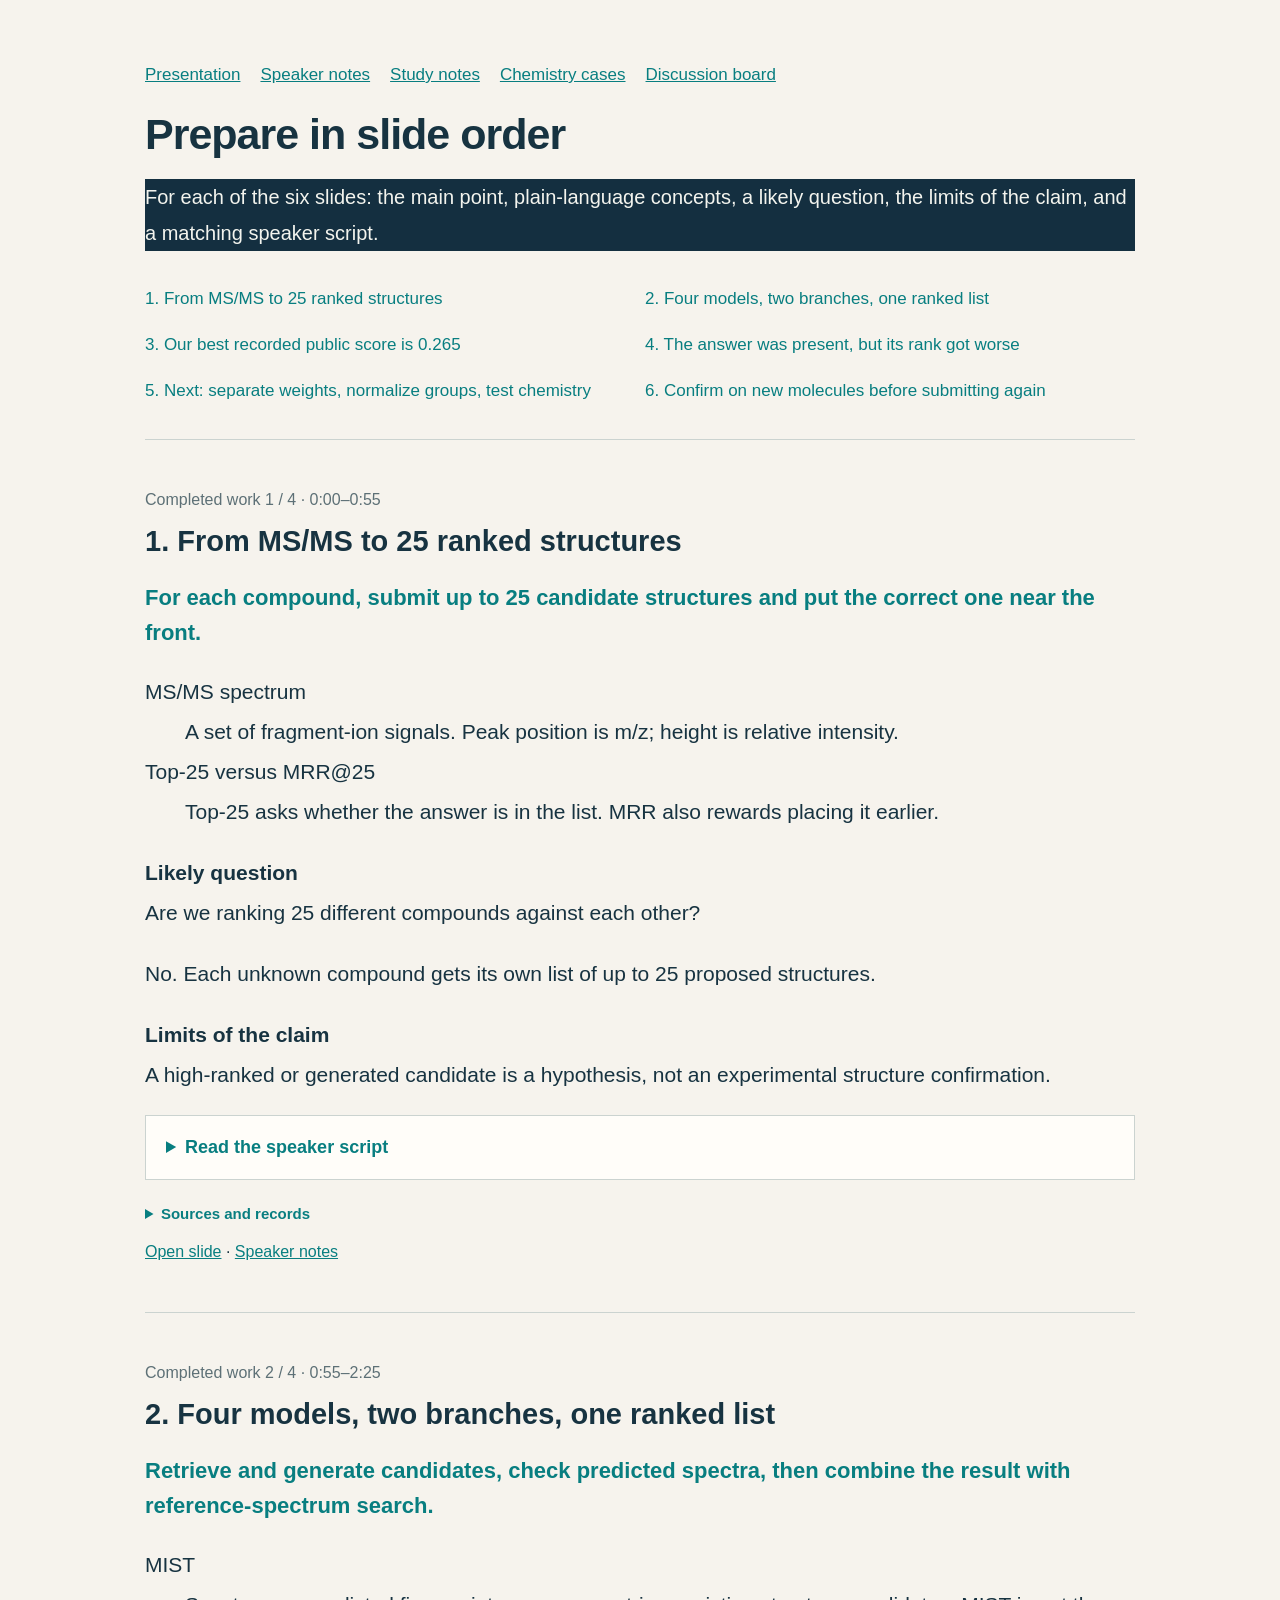
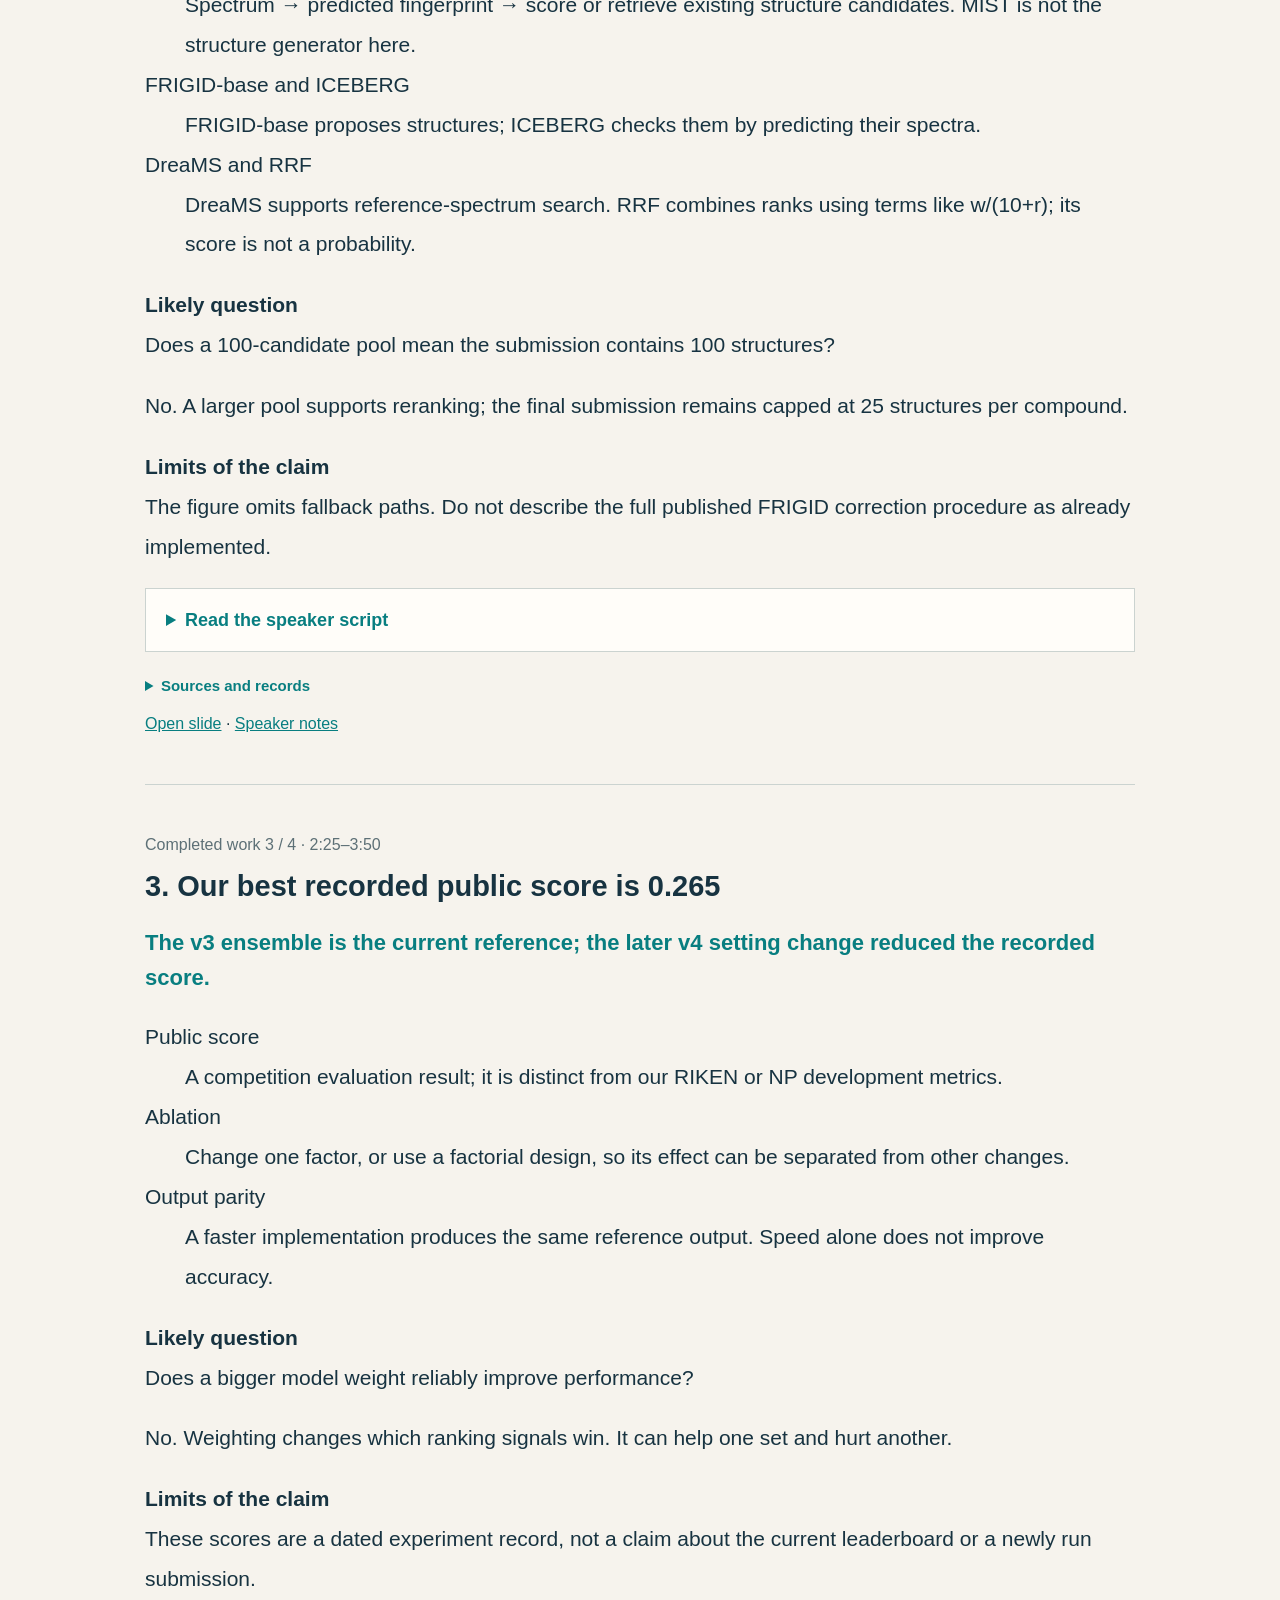
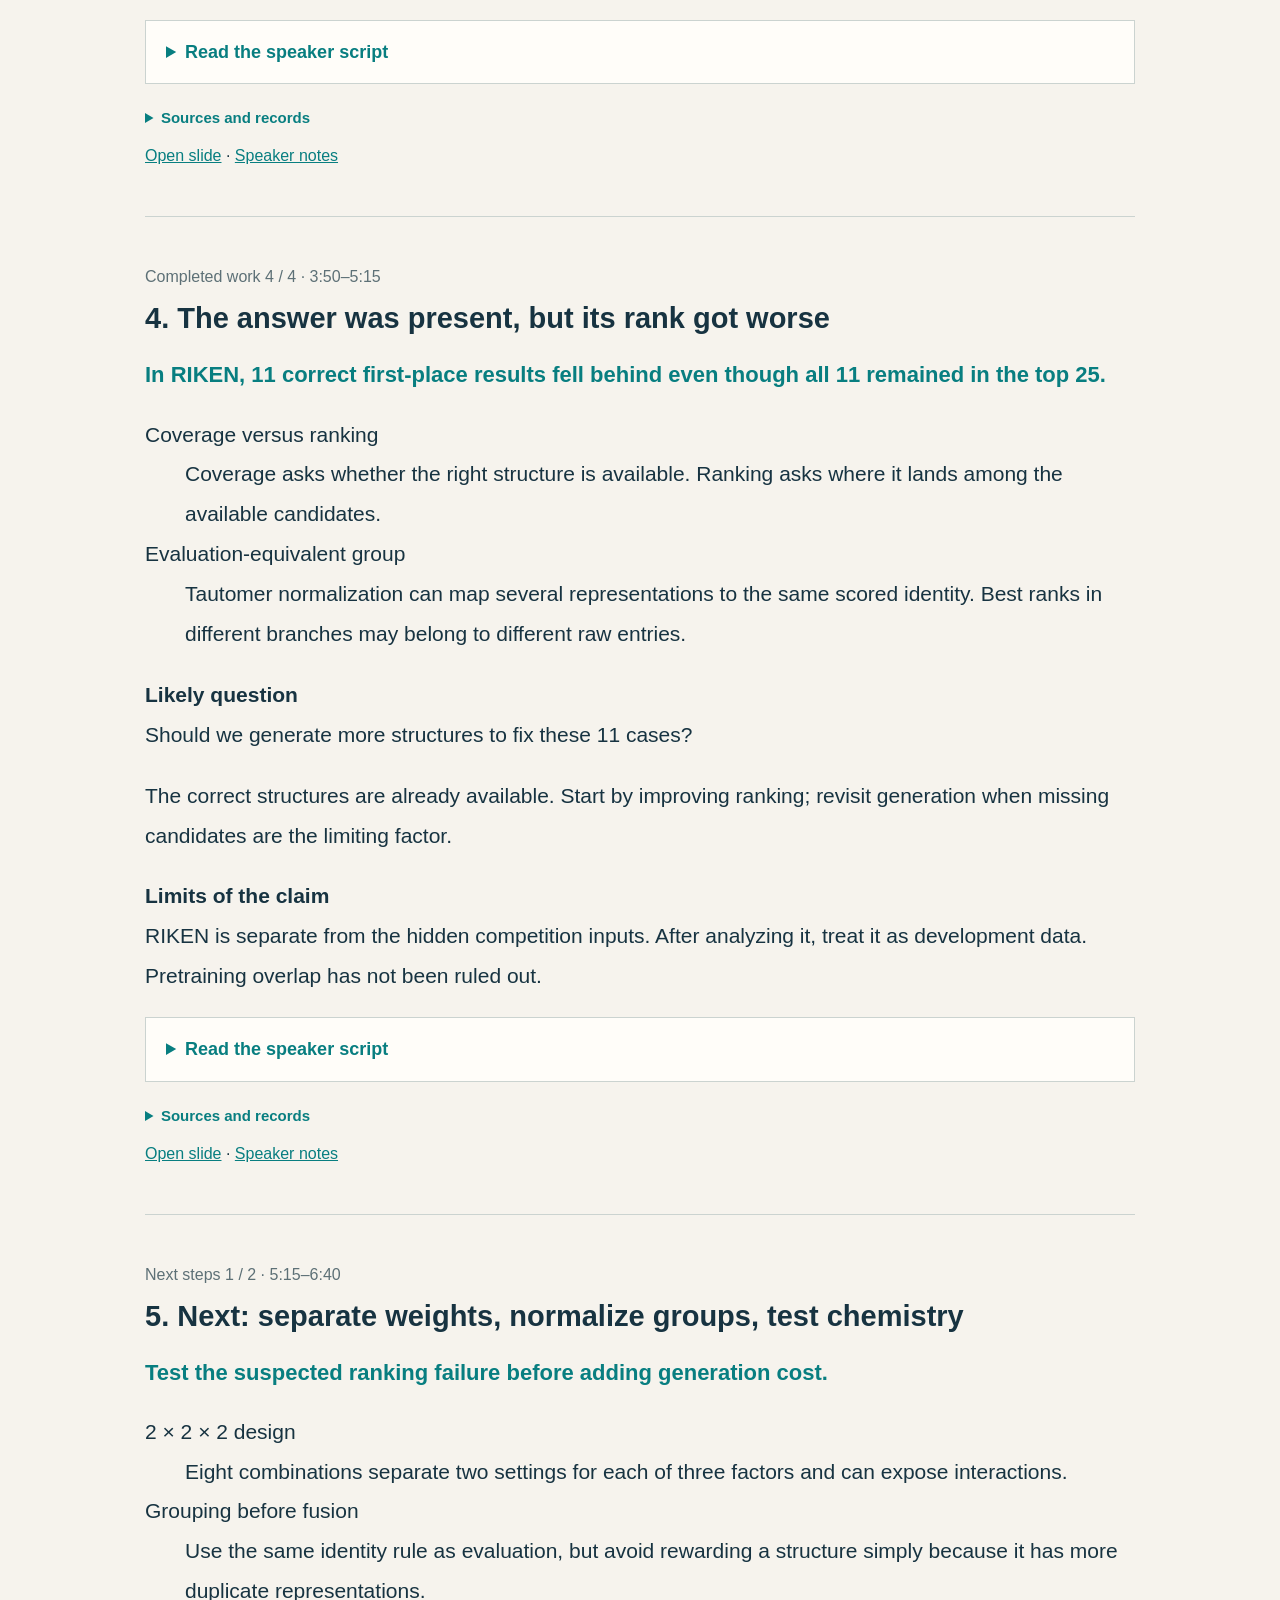
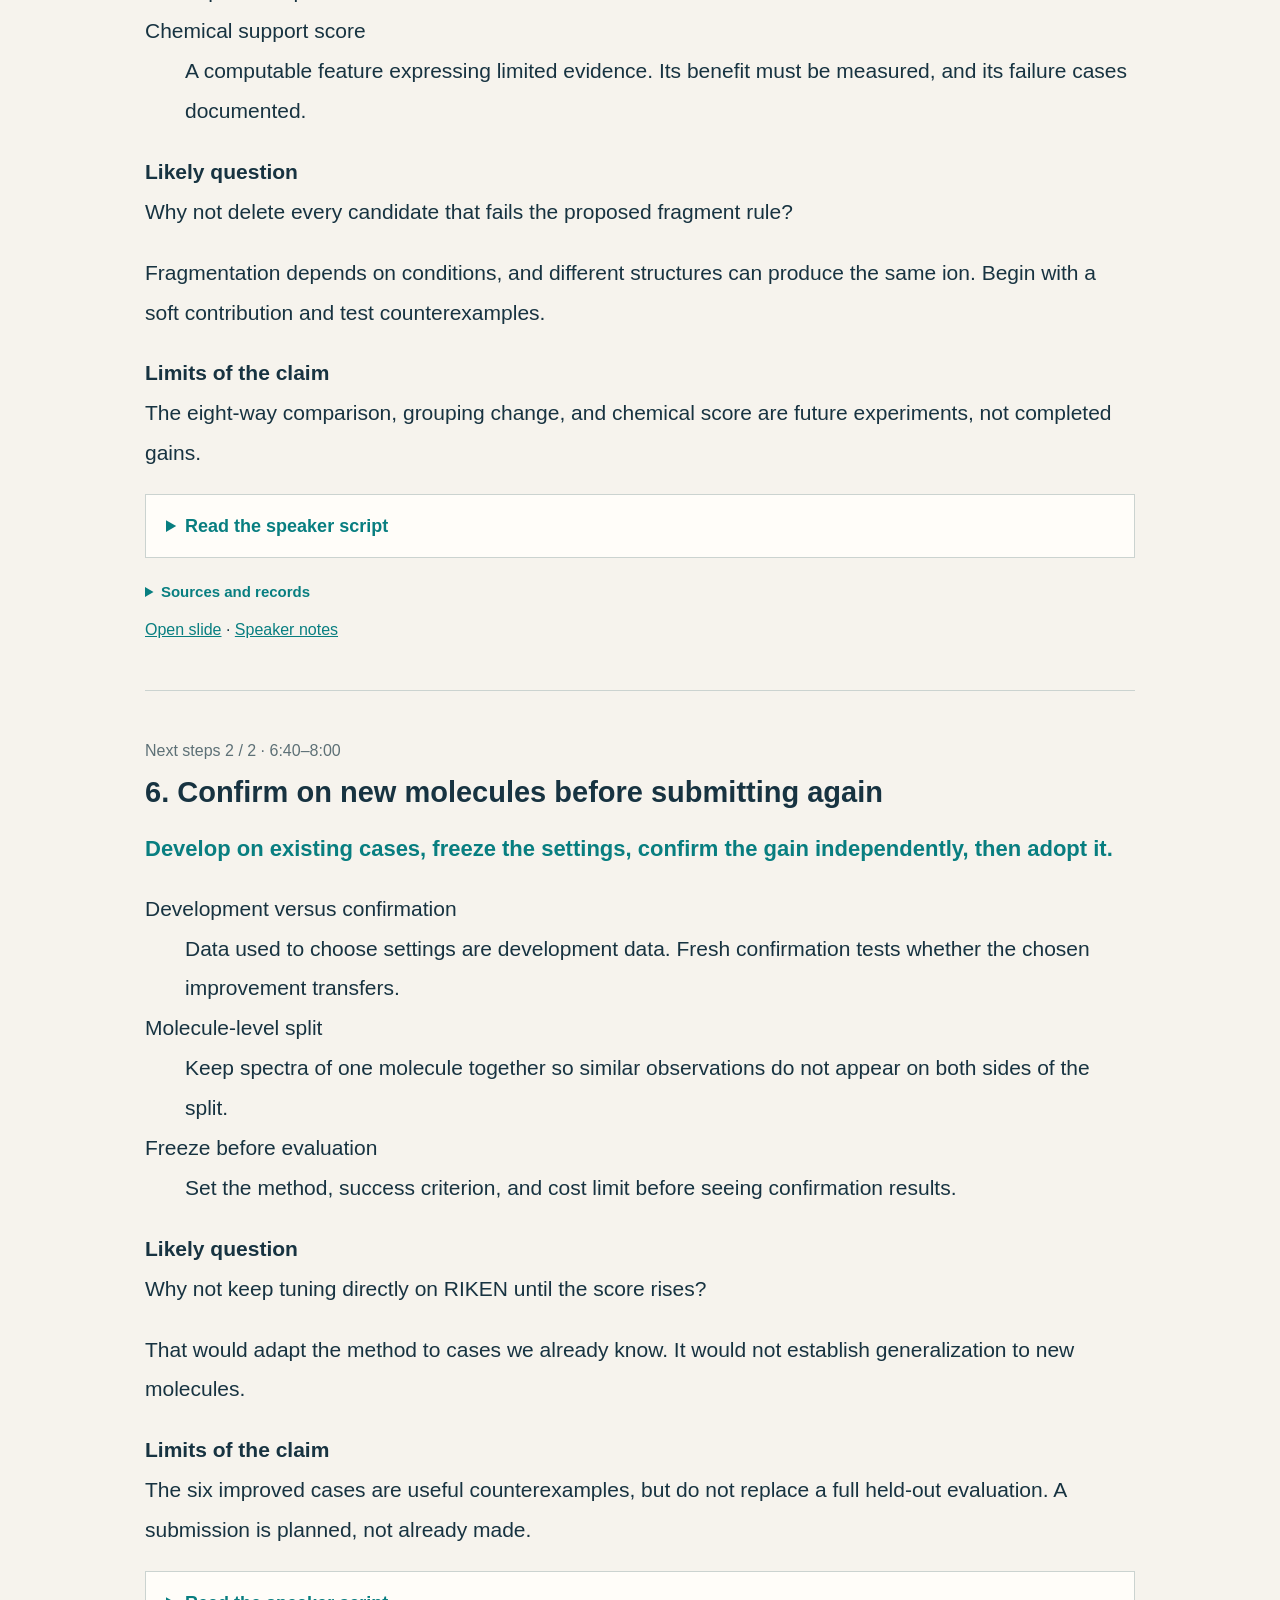
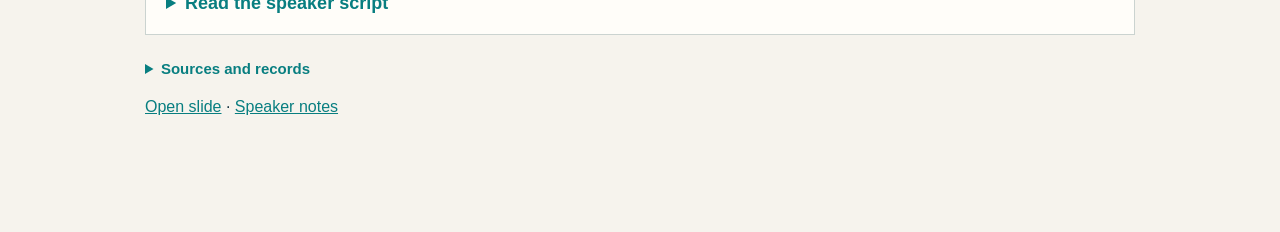
<file: slide-study.html>
<!doctype html><html lang="en"><head><meta charset="utf-8"><meta name="viewport" content="width=device-width,initial-scale=1"><title>CASMI26 · Presentation study notes</title><style>:root{--paper:#f6f3ed;--white:#fffdf9;--ink:#173341;--muted:#5d7076;--line:#cbd3d0;--teal:#087e80;--pale:#dfefeb;--orange:#be5835;--sand:#f2e4d7;--navy:#142f40}
*{box-sizing:border-box}html,body{margin:0;width:100%;height:100%;font-family:"Malgun Gothic","Apple SD Gothic Neo","Noto Sans KR",sans-serif;color:var(--ink)}body{background:#18262d;overflow:hidden}button,a,select{font:inherit}button{cursor:pointer}button:focus-visible,a:focus-visible{outline:3px solid #d98a41;outline-offset:4px}button{border:1px solid #74868c;background:transparent;color:inherit;padding:7px 12px;border-radius:3px}button:hover{background:#ffffff19}a{color:var(--teal)}[hidden]{display:none!important}
.toolbar{height:52px;position:fixed;left:0;right:0;top:0;display:flex;align-items:center;gap:12px;padding:0 24px;background:#14232b;color:#e8eeea;z-index:30;font-size:14px}.toolbar .brand{font-weight:700;letter-spacing:.06em;margin-right:auto}.toolbar .timer{font-variant-numeric:tabular-nums;min-width:57px;font-size:17px}.toolbar button,.toolbar a{font-size:13px;text-decoration:none;color:inherit}.stage{position:fixed;inset:52px 0 42px;display:flex;justify-content:center;align-items:center;overflow:hidden}.deck{position:relative;width:1600px;height:900px;flex:none;transform-origin:center center}.slide{position:absolute;inset:0;background:var(--paper);padding:56px 76px 32px;display:none;flex-direction:column;overflow:hidden}.slide.active{display:flex}.slide header{flex:none;margin-bottom:28px}.eyebrow{font-size:18px;letter-spacing:.06em;color:var(--teal);font-weight:700;margin:0 0 17px}.slide h1{font-size:77px;line-height:1.24;letter-spacing:-3px;margin:0;font-weight:750}.slide h2{font-size:48px;line-height:1.2;letter-spacing:-1.8px;margin:0;word-break:keep-all}.slide h3{font-size:30px;line-height:1.35;margin:0 0 19px;font-weight:700;word-break:keep-all}.content{flex:1;min-height:0;position:relative}.slide footer{display:flex;align-items:end;justify-content:space-between;gap:30px;border-top:1px solid var(--line);padding-top:13px;margin-top:22px;flex:none;min-height:38px;font-size:16px;color:var(--muted)}.slide footer .source{max-width:1210px;line-height:1.4}.page{white-space:nowrap;font-size:18px;font-variant-numeric:tabular-nums}.split{display:grid;grid-template-columns:1.5fr 1fr;gap:55px;height:100%;align-items:center}.split.equal{grid-template-columns:1fr 1fr}.split.wide{grid-template-columns:1.85fr 1fr}.split.chartside{grid-template-columns:2.7fr 1fr}.visual{min-height:0}.visual svg{width:100%;height:auto;display:block;max-height:590px}.visual text{font-family:"Malgun Gothic","Apple SD Gothic Neo",sans-serif;fill:var(--ink)}.visual .small{font-size:22px}.bullets{padding-left:27px;margin:0;font-size:28px;line-height:1.65;word-break:keep-all}.bullets li{padding-left:3px;margin:0 0 20px}.bullets li::marker{color:var(--teal)}.bullets strong{font-weight:750}.muted{color:var(--muted)}.accent{color:var(--teal)}.bad{color:var(--orange)}.label{font-size:21px;color:var(--muted);margin:0 0 12px}.huge{font-size:100px;line-height:1.08;letter-spacing:-4px;font-weight:750;font-variant-numeric:tabular-nums}.big{font-size:64px;line-height:1.15;font-weight:750;letter-spacing:-2px;font-variant-numeric:tabular-nums}.medium{font-size:38px;line-height:1.45;font-weight:700}.smallnote{font-size:21px;line-height:1.65;color:var(--muted);word-break:keep-all}.takeaway{font-size:29px;line-height:1.5;border-top:2px solid var(--teal);padding-top:22px;margin-top:26px;word-break:keep-all}.formula{font-family:Georgia,"Malgun Gothic",serif;font-size:39px;line-height:1.55}.formula sub{font-size:22px}.mono{font-variant-numeric:tabular-nums;font-family:ui-monospace,Consolas,"Malgun Gothic",monospace}.row{display:flex;gap:42px;align-items:center}.rule{height:1px;background:var(--line);margin:24px 0}.cover{background:var(--navy);color:#f3f4ee}.cover .eyebrow,.cover .accent{color:#70d1c6}.cover footer{color:#a9bdc3;border-color:#4b626f}.cover h1{margin:35px 0}.cover .cover-sub{font-size:32px;color:#cfddd9;line-height:1.7;word-break:keep-all}.cover .cover-aside{border-top:2px solid #70d1c6;padding-top:30px}.cover .label{color:#bdd1d3}.cover .huge{font-size:126px;color:#82dace}.cover .smallnote{color:#c1d3d6}.cover footer a{color:#afded5}.cover .content{display:grid;grid-template-columns:1.7fr 1fr;align-items:center;gap:100px}.cover .flowwords{font-size:24px;line-height:1.8;border-top:1px solid #4b626f;margin-top:38px;padding-top:23px;color:#dce5e2}
.banner{padding:17px 0;border-top:1px solid var(--line);border-bottom:1px solid var(--line);font-size:25px;line-height:1.5;margin:20px 0}.metrics{display:flex;gap:35px;justify-content:space-between}.metrics>div{flex:1}.metrics .label{font-size:21px;margin-bottom:8px}.metrics .value{font-size:42px;font-weight:700;letter-spacing:-1px}.metrics small{display:block;font-size:20px;color:var(--muted);margin-top:10px}.data-table{border-collapse:collapse;width:100%;font-size:26px;line-height:1.5}.data-table th{text-align:left;font-size:21px;color:var(--muted);font-weight:600;padding:16px 18px;border-bottom:2px solid var(--ink)}.data-table td{padding:24px 18px;border-bottom:1px solid var(--line);vertical-align:middle}.data-table tr.highlight td{background:#e2ede7}.data-table .num{font-size:34px;font-weight:700;font-variant-numeric:tabular-nums}.data-table .sub{display:block;font-size:19px;color:var(--muted);margin-top:3px}.data-table.compact{font-size:23px}.data-table.compact td{padding:18px}.data-table a{text-decoration:none}
.comparison{display:grid;grid-template-columns:1fr 1fr;gap:65px}.comparison h3{margin:0 0 22px}.comparison .axis{margin-top:10px;font-size:20px;color:var(--muted)}.factor-table{border-collapse:collapse;width:100%;font-size:24px;text-align:center}.factor-table th{font-size:21px;color:var(--muted);padding:12px;border-bottom:1px solid var(--line)}.factor-table td{width:35%;height:113px;border:1px solid var(--line)}.factor-table .base{background:var(--pale);color:var(--teal);font-weight:bold}.factor-table .selected{background:var(--sand);color:var(--orange);font-weight:bold}.factor-table .idx{font-size:19px;display:block;margin-bottom:6px;color:var(--muted)}.fourcols{display:grid;grid-template-columns:repeat(4,1fr);gap:38px;height:100%;align-items:start;padding-top:10px}.fourcols>div{border-top:3px solid var(--teal);padding-top:26px}.fourcols .n{font-size:21px;color:var(--muted);margin-bottom:15px;display:block}.fourcols h3{font-size:36px;margin-bottom:25px}.fourcols ul{padding-left:23px;font-size:25px;line-height:1.7}.fourcols li{margin-bottom:13px;word-break:keep-all}.fourcols .out{border-top:1px solid var(--line);padding-top:19px;font-size:23px;line-height:1.6;margin-top:25px}.formula-line{display:flex;gap:28px;align-items:center;justify-content:flex-start;margin:15px 0 35px}.formula-line .op{font-size:42px;color:var(--muted)}.formula-line .n{font-size:92px;font-weight:750;letter-spacing:-3px;line-height:1}.formula-line small{font-size:20px;display:block;color:var(--muted);margin-top:16px;white-space:nowrap}.numberline{border-top:2px solid var(--teal);padding:24px 0;margin-top:20px}.steps-list{list-style:none;padding:0;margin:0;counter-reset:step}.steps-list li{display:grid;grid-template-columns:62px 1fr;gap:17px;align-items:center;font-size:30px;padding:23px 0;border-bottom:1px solid var(--line)}.steps-list li:before{counter-increment:step;content:"0" counter(step);color:var(--teal);font-size:30px;font-variant-numeric:tabular-nums}.steps-list small{display:block;color:var(--muted);font-size:22px;margin-top:9px}.ending{background:#e4ede7}.ending h2{font-size:57px}.ending .huge{font-size:116px}.ending .conclusion{font-size:32px;line-height:1.55;margin:20px 0 0}.bottom{position:fixed;bottom:0;left:0;right:0;height:42px;display:flex;align-items:center;justify-content:center;gap:20px;background:#14232b;color:#d8e2de;z-index:30;font-size:14px}.bottom button{border:0;padding:4px 16px;font-size:14px}.bottom .progress{position:absolute;height:3px;top:0;left:0;background:#70d1c6;width:0}.bottom .shortcut{position:absolute;right:22px;color:#9eafb6;font-size:12px}.bottom .counter{min-width:160px;text-align:center}
dialog{max-width:1040px;width:90vw;max-height:85vh;padding:34px 42px;border:0;background:var(--white);color:var(--ink);overflow:auto;border-radius:4px}dialog::backdrop{background:#071924c9}dialog h2{font-size:29px;margin:0 50px 18px 0;line-height:1.4}dialog h3{font-size:18px;color:var(--teal);margin:27px 0 10px}dialog p{font-size:20px;line-height:1.95;word-break:keep-all}dialog .close{float:right;background:var(--ink);color:white}dialog .note-meta{font-size:15px;color:var(--muted)}dialog ul{font-size:16px;line-height:1.8}dialog .toc-grid{display:grid;grid-template-columns:1fr 1fr;gap:8px}dialog .toc-grid button{color:var(--ink);text-align:left;font-size:16px;line-height:1.5;border-color:var(--line);padding:12px}dialog .toc-grid button:hover{background:var(--pale)}dialog .toc-grid span{color:var(--teal);font-weight:bold;margin-right:10px}.dialog-foot{border-top:1px solid var(--line);margin-top:25px;padding-top:16px;font-size:15px}
#s7 .content,#s13 .content{display:flex;flex-direction:column}#s7 .split,#s13 .fourcols{height:auto;flex:1;min-height:0}#s7 .content>.smallnote,#s13 .content>.smallnote{flex:none;margin:18px 0 0}#s3 .takeaway{margin-top:15px;padding-top:15px}#s3 .bullets li{margin-bottom:15px}#s3 .big{margin:12px 0 26px}
.overview{overflow:auto;background:#dbe1dc}.overview .stage{position:static;display:block;padding:72px 0 55px;overflow:visible}.overview .deck{transform:none!important;width:auto;height:auto}.overview .slide{position:relative;display:flex;width:1600px;height:900px;margin:0 0 25px calc(50% - 800px);transform:scale(var(--overview-scale,.65));transform-origin:top center;margin-bottom:calc((var(--overview-scale,.65) - 1)*900px + 26px)}.overview .bottom{display:none}
body.notes-document{background:var(--paper);overflow:auto;height:auto}.notes-document main{max-width:1050px;margin:0 auto;padding:65px 30px}.notes-document h1{font-size:43px;margin:0 0 20px;letter-spacing:-1px}.notes-document .intro{font-size:20px;line-height:1.8}.notes-document section{padding:35px 0;border-top:1px solid var(--line);scroll-margin-top:20px}.notes-document section h2{font-size:29px;margin:0 0 13px}.notes-document .script{font-size:21px;line-height:2;word-break:keep-all}.notes-document .cue{font-size:18px;background:var(--pale);padding:16px 20px;line-height:1.7}.notes-document .meta{font-size:16px;color:var(--muted)}.notes-document .refs{font-size:15px;line-height:1.8}.notes-document .index{display:grid;grid-template-columns:1fr 1fr;gap:10px;font-size:17px;margin:30px 0}.notes-document .index a{padding:8px 0;text-decoration:none}.notes-document .links{display:flex;gap:20px;flex-wrap:wrap;margin-bottom:25px;font-size:17px}
@media(max-width:700px){.toolbar{padding:0 10px;gap:6px;font-size:11px}.toolbar .brand{display:none}.toolbar button,.toolbar a{font-size:11px;padding:6px}.toolbar .timer{font-size:13px;min-width:40px}.toolbar .optional{display:none}.bottom .shortcut{display:none}.bottom{gap:5px}.bottom .counter{min-width:135px}.notes-document main{padding:30px 18px}.notes-document h1{font-size:30px}.notes-document .index{grid-template-columns:1fr}dialog{padding:22px}dialog .toc-grid{grid-template-columns:1fr}dialog p{font-size:17px}}
@page{size:16.667in 9.375in;margin:0}@media print{html,body{width:auto;height:auto;background:white;overflow:visible}.toolbar,.bottom,dialog{display:none!important}.stage{display:block;position:static;overflow:visible}.deck{width:1600px;height:auto;transform:none!important;display:block}.slide,.overview .slide{display:flex!important;position:relative!important;transform:none!important;margin:0!important;width:1600px;height:900px;page-break-after:always;break-after:page;print-color-adjust:exact;-webkit-print-color-adjust:exact}.slide:last-child{break-after:auto}.slide a{color:inherit;text-decoration:none}body.notes-document{background:white}.notes-document main{max-width:none;padding:35px}.notes-document section{break-inside:avoid}.notes-document .links,.notes-document .index{display:none}}

/* Six-slide revision: shared palette and 1600 x 900 layout retained. */
.slide header{margin-bottom:34px}.slide .eyebrow{font-size:20px;letter-spacing:0}.slide h2{font-size:49px}
.intro{background:var(--navy);color:#f3f4ee}.intro .content{display:grid;grid-template-columns:1.35fr 1fr;gap:90px;align-items:center}
.intro .eyebrow,.intro .accent{color:#82dace}.intro h1{font-size:66px;letter-spacing:-2.8px;line-height:1.26;margin:0 0 35px}
.intro .bullets{font-size:29px;line-height:1.6}.intro .bullets li{margin-bottom:15px}.intro .bullets li::marker{color:#82dace}
.intro .label,.intro .smallnote{color:#c1d3d6}.intro footer{border-color:#4b626f;color:#a9bdc3}
.ranking{border-top:2px solid #82dace;padding-top:24px}.ranking ol{padding:0;margin:22px 0;list-style:none}
.ranking li{display:flex;justify-content:space-between;align-items:center;border-bottom:1px solid #4b626f;padding:18px 0;font-size:28px}
.ranking li strong{font-size:37px}.ranking li:first-child{color:#82dace}.ranking .dots{text-align:center;display:block;padding:9px;letter-spacing:.4em;border:0}
.ranking .score-example{display:flex;justify-content:space-between;font-size:24px;color:#c1d3d6;line-height:1.5}
.ranking .smallnote{font-size:20px;margin:25px 0 0}.intro .eyebrow{margin-bottom:30px}
#s2 .visual svg{max-height:480px}#s2 .architecture-points{display:flex;gap:60px;border-top:1px solid var(--line);padding-top:24px;margin-top:15px}
.architecture-points p{font-size:27px;margin:0;line-height:1.5;flex:1}.architecture-points strong{color:var(--teal)}
#s3 .content{display:flex;flex-direction:column}#s3 .split{flex:1;height:auto;grid-template-columns:2.65fr 1fr;gap:43px;min-height:0}
#s3 .visual svg{max-height:500px}#s3 .big{font-size:82px;margin:10px 0 25px}#s3 .takeaway{font-size:28px;margin-top:20px}
#s3 .smallnote{font-size:22px}#s3 .runtime-strip{margin-top:19px;border-top:1px solid var(--line);padding-top:20px;font-size:25px;line-height:1.5}
#s4 .split{grid-template-columns:1.4fr 1fr;gap:65px;align-items:start;padding-top:28px}
#s4 .formula-line{gap:21px;margin:34px 0 35px}#s4 .formula-line .n{font-size:81px}#s4 .formula-line .op{font-size:35px}
#s4 .formula-line small{font-size:21px}.case-summary{border-left:1px solid var(--line);padding-left:48px}
.case-summary .case-rank{font-size:55px;font-weight:750;margin:15px 0 25px}.case-summary .bullets{font-size:27px;line-height:1.55}
#s4 .numberline{display:block}.numberline .value{font-size:37px}#s4 .numberline .smallnote{margin:12px 0 0}
.future{background:#edf2ec}.future .eyebrow{color:var(--teal)}.experiment-plan{display:grid;grid-template-columns:65px 380px 1fr;align-items:center;row-gap:0}
.experiment-plan .plan-no{font-size:34px;color:var(--teal);font-variant-numeric:tabular-nums}
.experiment-plan h3{font-size:32px;margin:0}.experiment-plan .plan-title{padding:28px 15px 28px 0}
.experiment-plan .plan-desc{font-size:27px;line-height:1.6;padding:28px 0}.experiment-plan .plan-desc strong{color:var(--teal)}
.experiment-plan>div{min-height:152px;display:flex;flex-direction:column;justify-content:center;border-bottom:1px solid var(--line)}
.experiment-plan .plan-desc small{font-size:23px;color:var(--muted);display:block;margin-top:6px}
#s5 .plan-summary{font-size:28px;margin:32px 0 0;color:var(--teal);font-weight:700}
#s6 .visual svg{max-height:460px}.role-line{display:flex;gap:50px;font-size:25px;line-height:1.6;border-top:1px solid var(--line);padding-top:24px}
.role-line p{margin:0;flex:1}.role-line strong{color:var(--teal)}.board-link{font-size:22px;margin-top:20px}
.notes-document .summary-line{font-size:22px;color:var(--teal);font-weight:700;line-height:1.6}
.notes-document .prep{background:var(--white);border:1px solid var(--line);padding:15px 20px;margin:20px 0;font-size:18px;line-height:1.8}
.notes-document summary{cursor:pointer;font-weight:700;color:var(--teal)}
.notes-document .prep dl{margin:16px 0}.notes-document .prep dt{font-weight:700}.notes-document .prep dd{margin:4px 0 16px}
.notes-document .script{white-space:pre-line}.notes-document .timing{display:flex;gap:20px;font-size:18px;margin:20px 0 30px;color:var(--muted)}
.notes-document .study-main{font-size:21px;line-height:1.9}.notes-document .refs ul{padding-left:22px}
@media(max-width:700px){.notes-document .timing{display:block}.notes-document .summary-line{font-size:20px}}


.experiment-plan{align-items:stretch}.experiment-plan .plan-desc{display:block;align-content:center}

body{font-family:Arial,Helvetica,sans-serif}.slide h1{letter-spacing:-2px}.slide h2{font-size:46px;letter-spacing:-1.2px}.intro h1{font-size:65px}.intro .bullets{font-size:28px}.slide footer{font-size:17px}.slide .source{max-width:1320px}.experiment-plan{grid-template-columns:65px 410px 1fr}.experiment-plan h3{font-size:29px}.experiment-plan .plan-desc{font-size:26px}.experiment-plan .plan-desc small{font-size:21px}.pipeline{display:grid;grid-template-columns:225px 1fr 1fr 1fr 230px;grid-template-rows:170px 160px;gap:35px 25px;align-items:center;margin-top:28px}.pnode{position:relative;border-top:3px solid var(--teal);padding:22px 16px;background:#fffdf9;min-height:140px}.pnode b{font-size:29px;display:block;color:var(--teal)}.pnode span{font-size:22px;line-height:1.5;display:block;margin-top:12px}.pnode.flow:after{content:'→';position:absolute;right:-25px;top:45px;font-size:28px;color:var(--teal)}.input-node{grid-row:span 2;background:#dcebe7}.output-node{grid-column:5;grid-row:span 2;background:#f2e4d7}.dreams-node{grid-column:2/5;grid-row:2;min-height:115px;display:flex;gap:35px;align-items:center}.dreams-node span{margin:0}.score-bars{display:grid;gap:22px;padding:16px 0}.bar-row{display:grid;grid-template-columns:260px 1fr 88px;gap:20px;align-items:center;font-size:26px}.bar-track{height:35px;border-left:1px solid var(--line)}.bar-fill{height:100%;background:#9bb8b4}.bar-row.best .bar-fill{background:var(--teal)}.bar-row.last .bar-fill{background:var(--orange)}.bar-row b{font-size:31px}.case-summary .case-rank{font-size:49px}.case-summary .bullets{font-size:25px}.future-flow{display:grid;grid-template-columns:repeat(4,1fr);gap:45px;margin:40px 0 35px}.future-step{position:relative;padding:25px 18px;border-top:4px solid var(--teal);background:#fffdf9;min-height:185px}.future-step b{display:block;font-size:30px}.future-step p{font-size:23px;line-height:1.5}.future-step:not(:last-child):after{content:'→';position:absolute;right:-35px;top:65px;font-size:35px}.freeze{font-size:28px;color:var(--teal);font-weight:bold;border-bottom:1px solid var(--line);padding-bottom:30px}.notes-document .script{font-size:21px;line-height:1.8}.notes-document .index a{font-size:17px} .toolbar{gap:9px}.toolbar .brand{font-size:12px}.ranking li{font-size:25px}
</style></head><body class="notes-document"><main><nav class="links"><a href="presentation.html">Presentation</a><a href="speaker-notes.html">Speaker notes</a><a href="slide-study.html">Study notes</a><a href="guide.html">Chemistry cases</a><a href="https://casmi26-chemistry-desk.jinseobae.chatgpt.site/">Discussion board</a></nav><h1>Prepare in slide order</h1><p class="intro">For each of the six slides: the main point, plain-language concepts, a likely question, the limits of the claim, and a matching speaker script.</p><div class="index"><a href="#s1">1. From MS/MS to 25 ranked structures</a><a href="#s2">2. Four models, two branches, one ranked list</a><a href="#s3">3. Our best recorded public score is 0.265</a><a href="#s4">4. The answer was present, but its rank got worse</a><a href="#s5">5. Next: separate weights, normalize groups, test chemistry</a><a href="#s6">6. Confirm on new molecules before submitting again</a></div><section id="s1"><p class="meta">Completed work 1 / 4 · 0:00–0:55</p><h2>1. From MS/MS to 25 ranked structures</h2><p class="summary-line">For each compound, submit up to 25 candidate structures and put the correct one near the front.</p><div class="study-main"><dl><dt>MS/MS spectrum</dt><dd>A set of fragment-ion signals. Peak position is m/z; height is relative intensity.</dd><dt>Top-25 versus MRR@25</dt><dd>Top-25 asks whether the answer is in the list. MRR also rewards placing it earlier.</dd></dl><p><strong>Likely question</strong><br>Are we ranking 25 different compounds against each other?</p><p>No. Each unknown compound gets its own list of up to 25 proposed structures.</p><p><strong>Limits of the claim</strong><br>A high-ranked or generated candidate is a hypothesis, not an experimental structure confirmation.</p></div><details class="prep"><summary>Read the speaker script</summary><p>Our task is to infer a molecular structure from its tandem mass spectrum. MS/MS measures the mass-to-charge ratios and intensities of ions produced when a selected precursor fragments. We use multiple observations together when they belong to the same compound. For every compound, we submit a separate list of up to 25 candidate structures. We need both good coverage and good ordering: having the correct answer somewhere in the list is not enough. Our metric, MRR at 25, gives a score of one for rank one, one-half for rank two, and one twenty-fifth for rank 25. It gives zero when the answer is outside that range. We then average across compounds. This is why the project combines ways to obtain candidates with ways to rank them.</p></details><details class="refs"><summary>Sources and records</summary><ul><li>Completed run records through November 1, 2026; <a href="data/presentation-record.json">public summary and submission references</a>.</li><li><a href="guide.html#worked-example">confirm0003: structures, hypotheses, and saved-score replay</a>.</li><li><a href="https://casmi26-chemistry-desk.jinseobae.chatgpt.site/">Chemistry discussion board</a>.</li></ul></details><p><a href="presentation.html#s1">Open slide</a> · <a href="speaker-notes.html#s1">Speaker notes</a></p></section><section id="s2"><p class="meta">Completed work 2 / 4 · 0:55–2:25</p><h2>2. Four models, two branches, one ranked list</h2><p class="summary-line">Retrieve and generate candidates, check predicted spectra, then combine the result with reference-spectrum search.</p><div class="study-main"><dl><dt>MIST</dt><dd>Spectrum → predicted fingerprint → score or retrieve existing structure candidates. MIST is not the structure generator here.</dd><dt>FRIGID-base and ICEBERG</dt><dd>FRIGID-base proposes structures; ICEBERG checks them by predicting their spectra.</dd><dt>DreaMS and RRF</dt><dd>DreaMS supports reference-spectrum search. RRF combines ranks using terms like w/(10+r); its score is not a probability.</dd></dl><p><strong>Likely question</strong><br>Does a 100-candidate pool mean the submission contains 100 structures?</p><p>No. A larger pool supports reranking; the final submission remains capped at 25 structures per compound.</p><p><strong>Limits of the claim</strong><br>The figure omits fallback paths. Do not describe the full published FRIGID correction procedure as already implemented.</p></div><details class="prep"><summary>Read the speaker script</summary><p>MIST predicts a molecular fingerprint from the observed spectrum. Think of that fingerprint as a set of structural features. It helps retrieve matching structures from a catalog. FRIGID-base uses the fingerprint and a selected molecular formula to generate more candidate structures. ICEBERG then runs the problem in the other direction: it predicts a spectrum for each candidate structure and compares that prediction with the observation. The result is combined with the base ranking. The lower branch uses the public DreaMS model for direct and analog reference-spectrum search, producing another structure ranking. Finally, reciprocal rank fusion combines the two branches. Earlier candidates contribute more, and the weights control each branch’s influence. We evaluate up to 100 candidates but submit at most 25. These are different limits. This diagram describes our actual implementation: FRIGID-base generation, without the full iterative correction loop. It also uses the public DreaMS search path rather than the team’s separate private ensemble.</p></details><details class="refs"><summary>Sources and records</summary><ul><li>Completed run records through November 1, 2026; <a href="data/presentation-record.json">public summary and submission references</a>.</li><li><a href="guide.html#worked-example">confirm0003: structures, hypotheses, and saved-score replay</a>.</li><li><a href="https://casmi26-chemistry-desk.jinseobae.chatgpt.site/">Chemistry discussion board</a>.</li></ul></details><p><a href="presentation.html#s2">Open slide</a> · <a href="speaker-notes.html#s2">Speaker notes</a></p></section><section id="s3"><p class="meta">Completed work 3 / 4 · 2:25–3:50</p><h2>3. Our best recorded public score is 0.265</h2><p class="summary-line">The v3 ensemble is the current reference; the later v4 setting change reduced the recorded score.</p><div class="study-main"><dl><dt>Public score</dt><dd>A competition evaluation result; it is distinct from our RIKEN or NP development metrics.</dd><dt>Ablation</dt><dd>Change one factor, or use a factorial design, so its effect can be separated from other changes.</dd><dt>Output parity</dt><dd>A faster implementation produces the same reference output. Speed alone does not improve accuracy.</dd></dl><p><strong>Likely question</strong><br>Does a bigger model weight reliably improve performance?</p><p>No. Weighting changes which ranking signals win. It can help one set and hurt another.</p><p><strong>Limits of the claim</strong><br>These scores are a dated experiment record, not a claim about the current leaderboard or a newly run submission.</p></div><details class="prep"><summary>Read the speaker script</summary><p>These are completed public competition scores recorded through November first. The MIST submission scored 0.232. Adding FRIGID-base reached 0.233. ICEBERG reranking of 25 candidates reached 0.239, and expanding that reranking pool to 100 reached 0.260. Adding the DreaMS rank ensemble in v3 produced our best recorded score, 0.265. The later v4 adjustment fell to 0.257. In that adjustment we increased the DreaMS weight, reduced the ICEBERG weight, and expanded the depth used in final fusion. Because three settings changed together, this comparison does not isolate which change caused the overall decrease. We should preserve v3 as the reference and separate those effects. We also made an independent engineering improvement: GPU caching reduced the observed full-run time from about 118.3 to 108.7 minutes while preserving the reference output. That is a speed result, not a new accuracy result. These timings came from different runs, not a repeated controlled benchmark.</p></details><details class="refs"><summary>Sources and records</summary><ul><li>Completed run records through November 1, 2026; <a href="data/presentation-record.json">public summary and submission references</a>.</li><li><a href="guide.html#worked-example">confirm0003: structures, hypotheses, and saved-score replay</a>.</li><li><a href="https://casmi26-chemistry-desk.jinseobae.chatgpt.site/">Chemistry discussion board</a>.</li></ul></details><p><a href="presentation.html#s3">Open slide</a> · <a href="speaker-notes.html#s3">Speaker notes</a></p></section><section id="s4"><p class="meta">Completed work 4 / 4 · 3:50–5:15</p><h2>4. The answer was present, but its rank got worse</h2><p class="summary-line">In RIKEN, 11 correct first-place results fell behind even though all 11 remained in the top 25.</p><div class="study-main"><dl><dt>Coverage versus ranking</dt><dd>Coverage asks whether the right structure is available. Ranking asks where it lands among the available candidates.</dd><dt>Evaluation-equivalent group</dt><dd>Tautomer normalization can map several representations to the same scored identity. Best ranks in different branches may belong to different raw entries.</dd></dl><p><strong>Likely question</strong><br>Should we generate more structures to fix these 11 cases?</p><p>The correct structures are already available. Start by improving ranking; revisit generation when missing candidates are the limiting factor.</p><p><strong>Limits of the claim</strong><br>RIKEN is separate from the hidden competition inputs. After analyzing it, treat it as development data. Pretraining overlap has not been ruled out.</p></div><details class="prep"><summary>Read the speaker script</summary><p>In the 100-structure RIKEN comparison, v3 put 51 correct structures first. Eleven of those lost first place in v4, while six other cases improved to first place. That leaves 46 correct first-place results. Meanwhile, the number of compounds with a correct answer anywhere in the first 25 rose slightly, from 86 to 87. All eleven regressions still had their correct answer between ranks two and six. So our first priority for these cases is better ordering of available candidates. In confirm0003, the correct structure fell from first to second. ICEBERG strongly supported the correct candidate, and replaying the saved scores reproduced a reversal when its fusion weight decreased. We also found three representations that share one evaluation identity but entered ranking separately. The chemistry guide compares the structures and explains a possible fragment at m/z 84.081. That fragment assignment remains a hypothesis. The exact rank replay is verified for this case; it is not a complete explanation for all eleven.</p></details><details class="refs"><summary>Sources and records</summary><ul><li>Completed run records through November 1, 2026; <a href="data/presentation-record.json">public summary and submission references</a>.</li><li><a href="guide.html#worked-example">confirm0003: structures, hypotheses, and saved-score replay</a>.</li><li><a href="https://casmi26-chemistry-desk.jinseobae.chatgpt.site/">Chemistry discussion board</a>.</li></ul></details><p><a href="presentation.html#s4">Open slide</a> · <a href="speaker-notes.html#s4">Speaker notes</a></p></section><section id="s5"><p class="meta">Next steps 1 / 2 · 5:15–6:40</p><h2>5. Next: separate weights, normalize groups, test chemistry</h2><p class="summary-line">Test the suspected ranking failure before adding generation cost.</p><div class="study-main"><dl><dt>2 × 2 × 2 design</dt><dd>Eight combinations separate two settings for each of three factors and can expose interactions.</dd><dt>Grouping before fusion</dt><dd>Use the same identity rule as evaluation, but avoid rewarding a structure simply because it has more duplicate representations.</dd><dt>Chemical support score</dt><dd>A computable feature expressing limited evidence. Its benefit must be measured, and its failure cases documented.</dd></dl><p><strong>Likely question</strong><br>Why not delete every candidate that fails the proposed fragment rule?</p><p>Fragmentation depends on conditions, and different structures can produce the same ion. Begin with a soft contribution and test counterexamples.</p><p><strong>Limits of the claim</strong><br>The eight-way comparison, grouping change, and chemical score are future experiments, not completed gains.</p></div><details class="prep"><summary>Read the speaker script</summary><p>The first experiment separates the three changes using the saved scores. Two DreaMS weights, two ICEBERG weights, and two fusion depths give eight combinations. Holding the candidate pool fixed lets us compare these settings without regenerating everything. The second experiment aligns grouping with the evaluator. We would combine equivalent tautomer representations before fusion, taking one representative rank per branch rather than adding duplicate contributions. This needs a controlled comparison, because the best grouping rule is not established. The third experiment translates chemical interpretation into a small support score. For example, does a candidate have the terminal structural motif that could explain the 84.081 peak? We need to check other possible origins, collision conditions, and counterexamples before relying on that clue. The feature must use the observed spectrum and candidate structure, not the known answer. We would first test a modest bonus, not remove candidates on a weak rule. None of these three proposed changes has yet demonstrated an improvement.</p></details><details class="refs"><summary>Sources and records</summary><ul><li>Completed run records through November 1, 2026; <a href="data/presentation-record.json">public summary and submission references</a>.</li><li><a href="guide.html#worked-example">confirm0003: structures, hypotheses, and saved-score replay</a>.</li><li><a href="https://casmi26-chemistry-desk.jinseobae.chatgpt.site/">Chemistry discussion board</a>.</li></ul></details><p><a href="presentation.html#s5">Open slide</a> · <a href="speaker-notes.html#s5">Speaker notes</a></p></section><section id="s6"><p class="meta">Next steps 2 / 2 · 6:40–8:00</p><h2>6. Confirm on new molecules before submitting again</h2><p class="summary-line">Develop on existing cases, freeze the settings, confirm the gain independently, then adopt it.</p><div class="study-main"><dl><dt>Development versus confirmation</dt><dd>Data used to choose settings are development data. Fresh confirmation tests whether the chosen improvement transfers.</dd><dt>Molecule-level split</dt><dd>Keep spectra of one molecule together so similar observations do not appear on both sides of the split.</dd><dt>Freeze before evaluation</dt><dd>Set the method, success criterion, and cost limit before seeing confirmation results.</dd></dl><p><strong>Likely question</strong><br>Why not keep tuning directly on RIKEN until the score rises?</p><p>That would adapt the method to cases we already know. It would not establish generalization to new molecules.</p><p><strong>Limits of the claim</strong><br>The six improved cases are useful counterexamples, but do not replace a full held-out evaluation. A submission is planned, not already made.</p></div><details class="prep"><summary>Read the speaker script</summary><p>We will use the NP and RIKEN material already inspected to develop candidate improvements. Before confirmation, we need to freeze the settings, choose a minimum useful improvement, and decide how much extra runtime is acceptable. We then evaluate on a separate set of molecules. Molecule-level separation matters because several spectra can belong to the same compound. The main metric remains MRR at 25, alongside first-place accuracy, top-25 coverage, subgroup behavior, and runtime. We keep the v3 configuration and its 0.265 submission as the reference. The chemistry reviewer will work through the eleven regressions and six improved comparison cases, recording structural differences, peak evidence, uncertainty, and counterexamples. The model developer will replay scores, implement one feature at a time, and compare against the preserved baseline. We adopt a change only if it meets the criteria on the separate confirmation set. Then we submit and record the exact configuration and result.</p></details><details class="refs"><summary>Sources and records</summary><ul><li>Completed run records through November 1, 2026; <a href="data/presentation-record.json">public summary and submission references</a>.</li><li><a href="guide.html#worked-example">confirm0003: structures, hypotheses, and saved-score replay</a>.</li><li><a href="https://casmi26-chemistry-desk.jinseobae.chatgpt.site/">Chemistry discussion board</a>.</li></ul></details><p><a href="presentation.html#s6">Open slide</a> · <a href="speaker-notes.html#s6">Speaker notes</a></p></section></main></body></html>
</file>
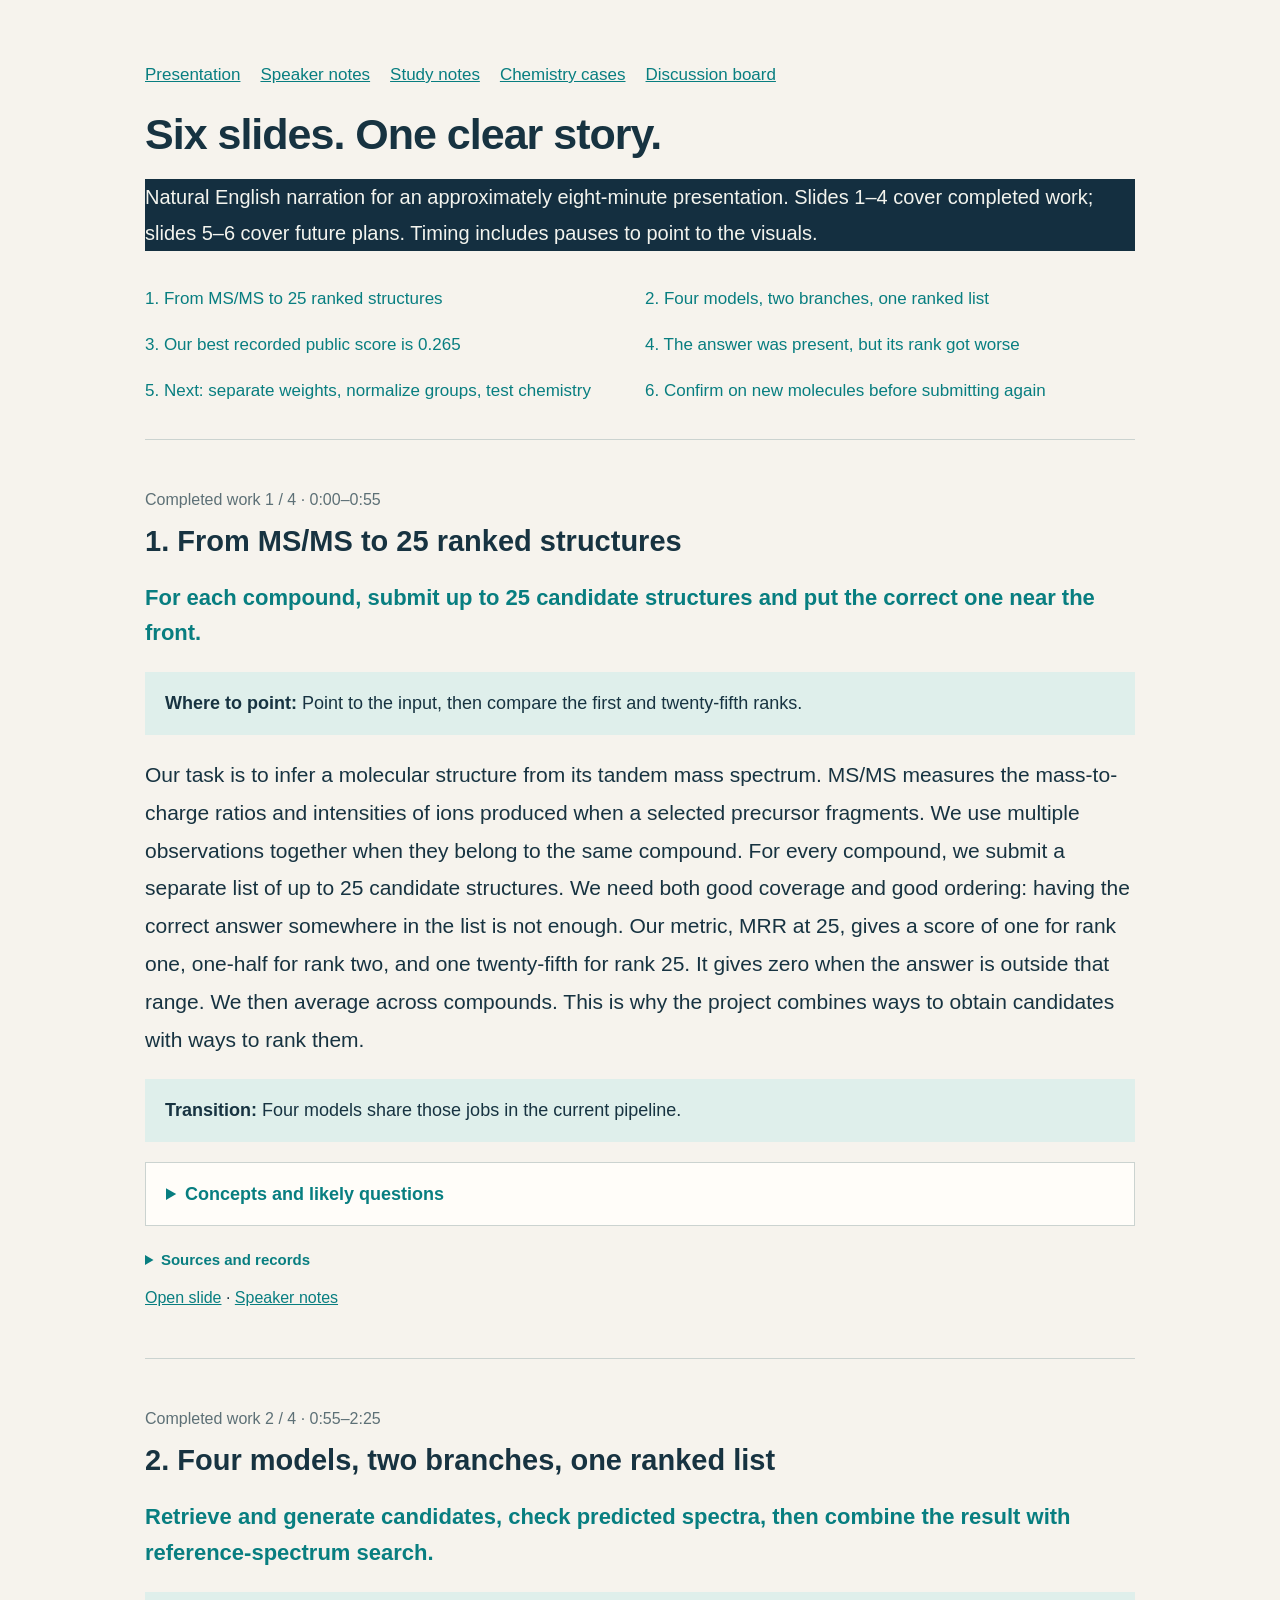
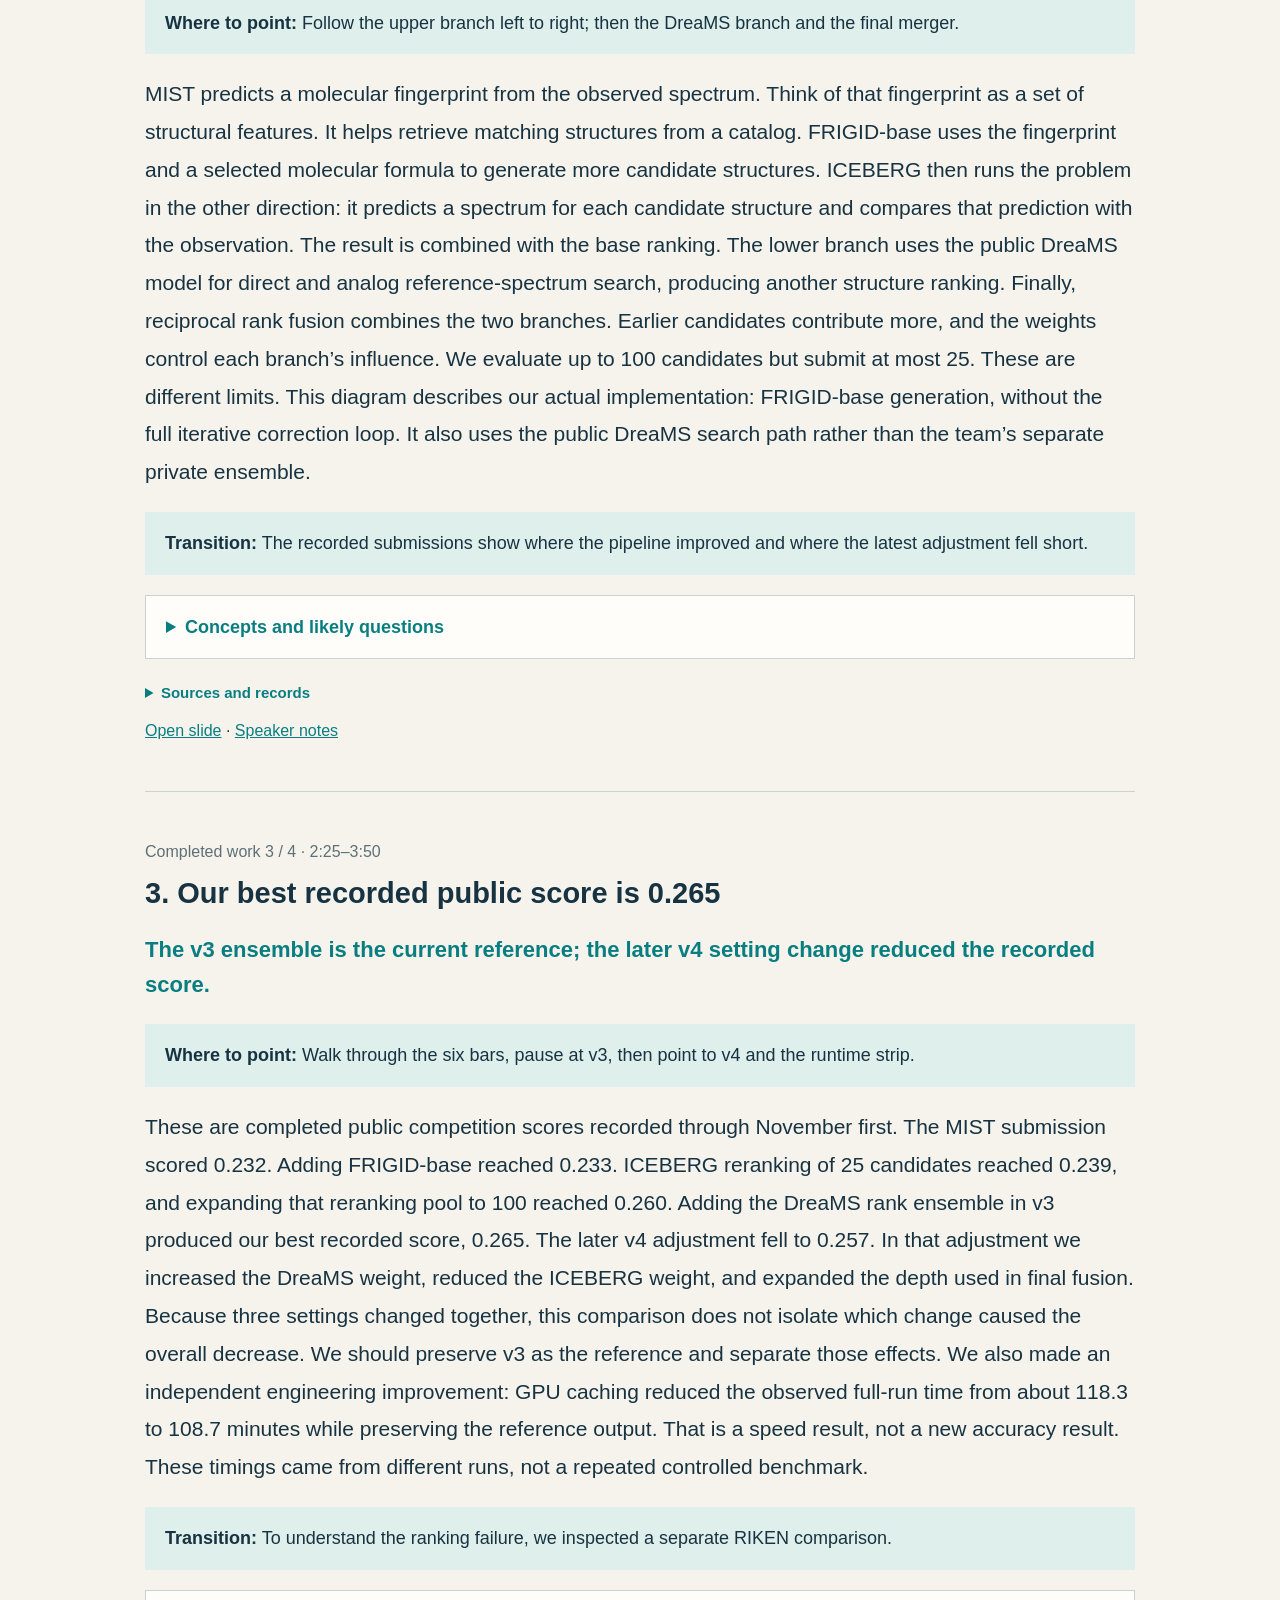
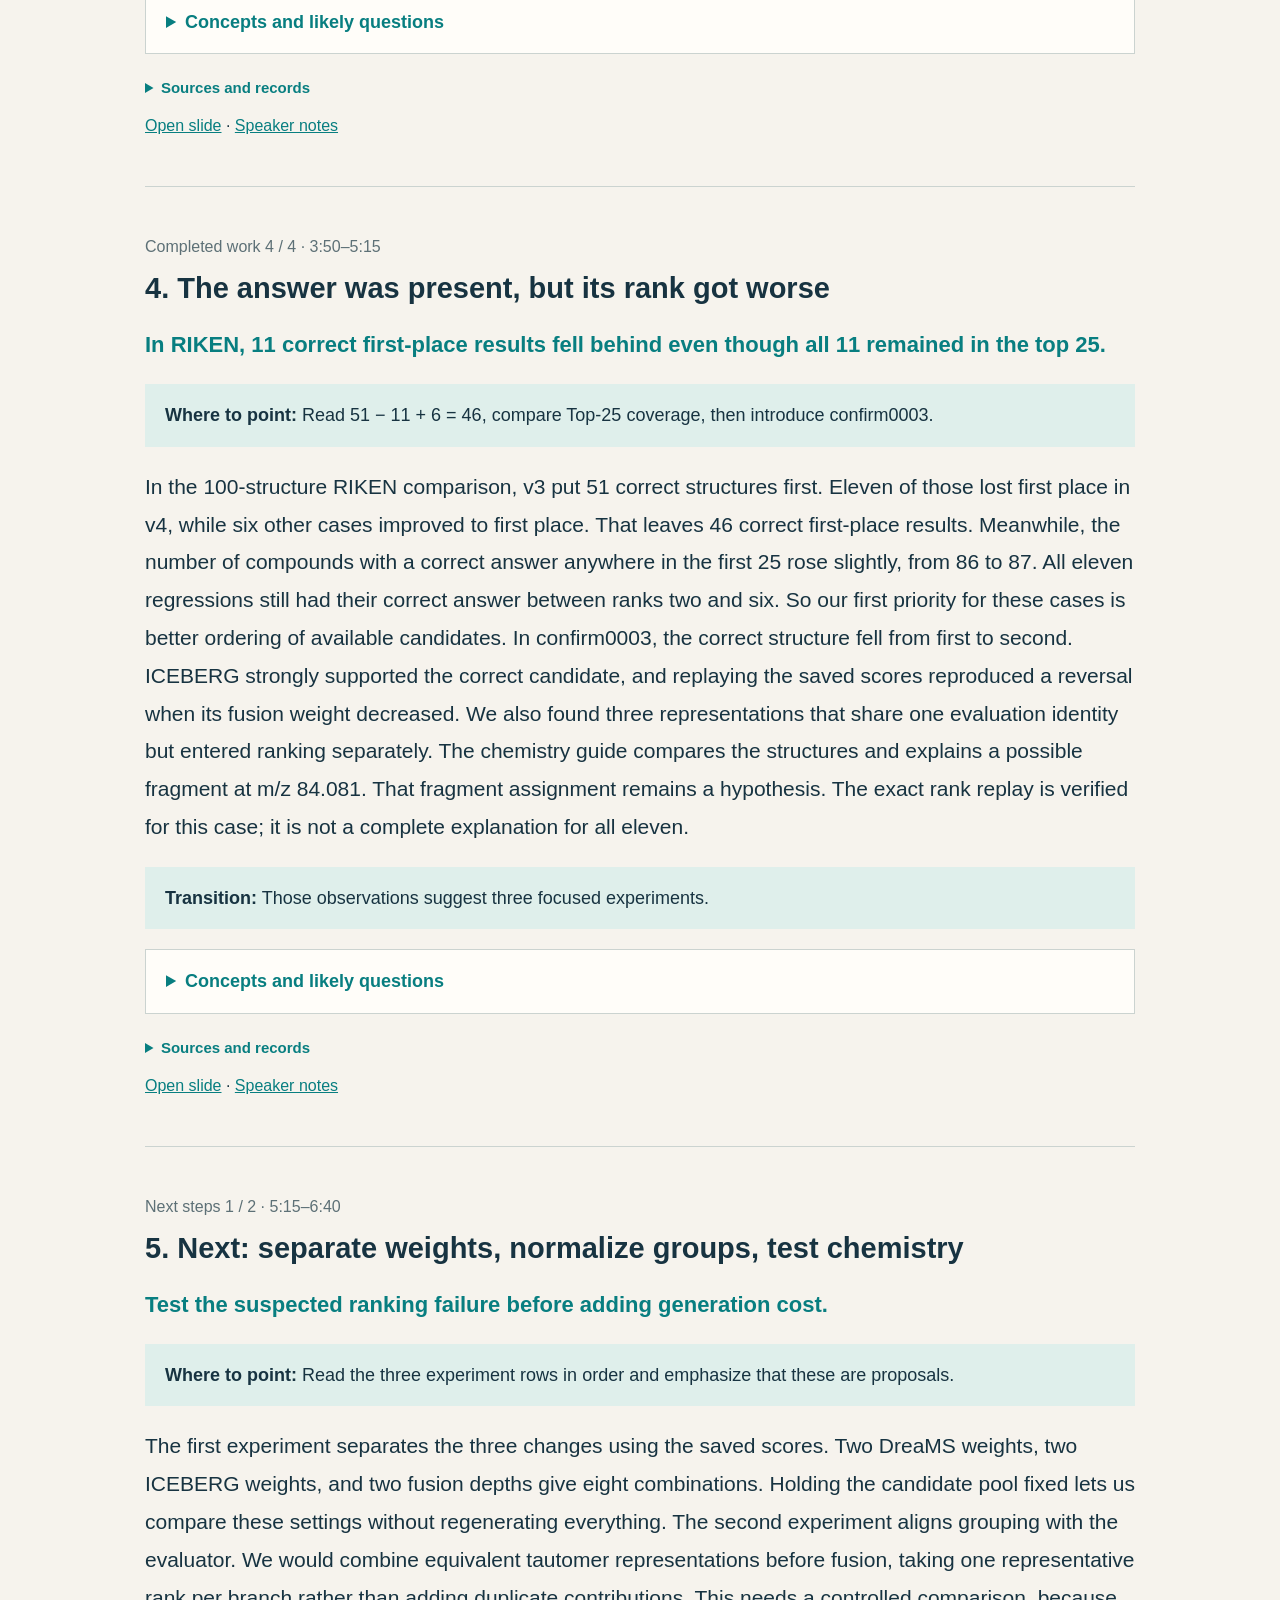
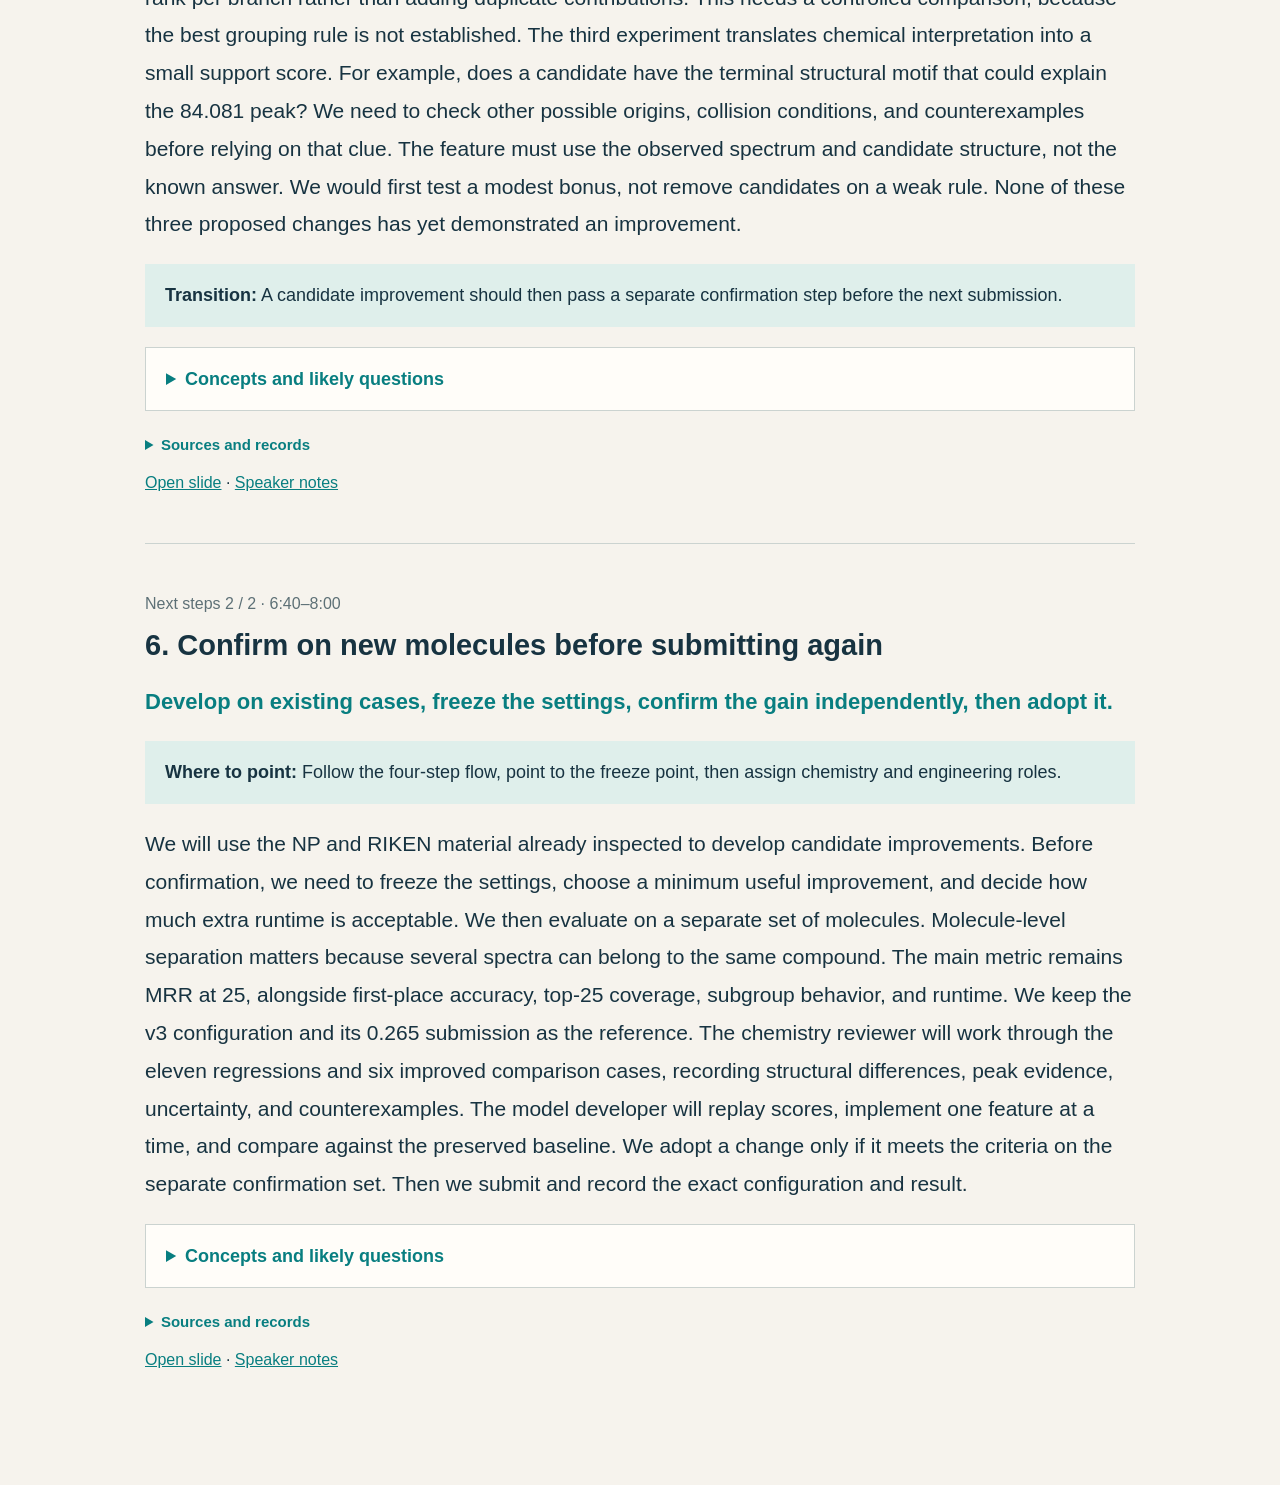
<file: speaker-notes.html>
<!doctype html><html lang="en"><head><meta charset="utf-8"><meta name="viewport" content="width=device-width,initial-scale=1"><title>CASMI26 · Speaker notes</title><style>:root{--paper:#f6f3ed;--white:#fffdf9;--ink:#173341;--muted:#5d7076;--line:#cbd3d0;--teal:#087e80;--pale:#dfefeb;--orange:#be5835;--sand:#f2e4d7;--navy:#142f40}
*{box-sizing:border-box}html,body{margin:0;width:100%;height:100%;font-family:"Malgun Gothic","Apple SD Gothic Neo","Noto Sans KR",sans-serif;color:var(--ink)}body{background:#18262d;overflow:hidden}button,a,select{font:inherit}button{cursor:pointer}button:focus-visible,a:focus-visible{outline:3px solid #d98a41;outline-offset:4px}button{border:1px solid #74868c;background:transparent;color:inherit;padding:7px 12px;border-radius:3px}button:hover{background:#ffffff19}a{color:var(--teal)}[hidden]{display:none!important}
.toolbar{height:52px;position:fixed;left:0;right:0;top:0;display:flex;align-items:center;gap:12px;padding:0 24px;background:#14232b;color:#e8eeea;z-index:30;font-size:14px}.toolbar .brand{font-weight:700;letter-spacing:.06em;margin-right:auto}.toolbar .timer{font-variant-numeric:tabular-nums;min-width:57px;font-size:17px}.toolbar button,.toolbar a{font-size:13px;text-decoration:none;color:inherit}.stage{position:fixed;inset:52px 0 42px;display:flex;justify-content:center;align-items:center;overflow:hidden}.deck{position:relative;width:1600px;height:900px;flex:none;transform-origin:center center}.slide{position:absolute;inset:0;background:var(--paper);padding:56px 76px 32px;display:none;flex-direction:column;overflow:hidden}.slide.active{display:flex}.slide header{flex:none;margin-bottom:28px}.eyebrow{font-size:18px;letter-spacing:.06em;color:var(--teal);font-weight:700;margin:0 0 17px}.slide h1{font-size:77px;line-height:1.24;letter-spacing:-3px;margin:0;font-weight:750}.slide h2{font-size:48px;line-height:1.2;letter-spacing:-1.8px;margin:0;word-break:keep-all}.slide h3{font-size:30px;line-height:1.35;margin:0 0 19px;font-weight:700;word-break:keep-all}.content{flex:1;min-height:0;position:relative}.slide footer{display:flex;align-items:end;justify-content:space-between;gap:30px;border-top:1px solid var(--line);padding-top:13px;margin-top:22px;flex:none;min-height:38px;font-size:16px;color:var(--muted)}.slide footer .source{max-width:1210px;line-height:1.4}.page{white-space:nowrap;font-size:18px;font-variant-numeric:tabular-nums}.split{display:grid;grid-template-columns:1.5fr 1fr;gap:55px;height:100%;align-items:center}.split.equal{grid-template-columns:1fr 1fr}.split.wide{grid-template-columns:1.85fr 1fr}.split.chartside{grid-template-columns:2.7fr 1fr}.visual{min-height:0}.visual svg{width:100%;height:auto;display:block;max-height:590px}.visual text{font-family:"Malgun Gothic","Apple SD Gothic Neo",sans-serif;fill:var(--ink)}.visual .small{font-size:22px}.bullets{padding-left:27px;margin:0;font-size:28px;line-height:1.65;word-break:keep-all}.bullets li{padding-left:3px;margin:0 0 20px}.bullets li::marker{color:var(--teal)}.bullets strong{font-weight:750}.muted{color:var(--muted)}.accent{color:var(--teal)}.bad{color:var(--orange)}.label{font-size:21px;color:var(--muted);margin:0 0 12px}.huge{font-size:100px;line-height:1.08;letter-spacing:-4px;font-weight:750;font-variant-numeric:tabular-nums}.big{font-size:64px;line-height:1.15;font-weight:750;letter-spacing:-2px;font-variant-numeric:tabular-nums}.medium{font-size:38px;line-height:1.45;font-weight:700}.smallnote{font-size:21px;line-height:1.65;color:var(--muted);word-break:keep-all}.takeaway{font-size:29px;line-height:1.5;border-top:2px solid var(--teal);padding-top:22px;margin-top:26px;word-break:keep-all}.formula{font-family:Georgia,"Malgun Gothic",serif;font-size:39px;line-height:1.55}.formula sub{font-size:22px}.mono{font-variant-numeric:tabular-nums;font-family:ui-monospace,Consolas,"Malgun Gothic",monospace}.row{display:flex;gap:42px;align-items:center}.rule{height:1px;background:var(--line);margin:24px 0}.cover{background:var(--navy);color:#f3f4ee}.cover .eyebrow,.cover .accent{color:#70d1c6}.cover footer{color:#a9bdc3;border-color:#4b626f}.cover h1{margin:35px 0}.cover .cover-sub{font-size:32px;color:#cfddd9;line-height:1.7;word-break:keep-all}.cover .cover-aside{border-top:2px solid #70d1c6;padding-top:30px}.cover .label{color:#bdd1d3}.cover .huge{font-size:126px;color:#82dace}.cover .smallnote{color:#c1d3d6}.cover footer a{color:#afded5}.cover .content{display:grid;grid-template-columns:1.7fr 1fr;align-items:center;gap:100px}.cover .flowwords{font-size:24px;line-height:1.8;border-top:1px solid #4b626f;margin-top:38px;padding-top:23px;color:#dce5e2}
.banner{padding:17px 0;border-top:1px solid var(--line);border-bottom:1px solid var(--line);font-size:25px;line-height:1.5;margin:20px 0}.metrics{display:flex;gap:35px;justify-content:space-between}.metrics>div{flex:1}.metrics .label{font-size:21px;margin-bottom:8px}.metrics .value{font-size:42px;font-weight:700;letter-spacing:-1px}.metrics small{display:block;font-size:20px;color:var(--muted);margin-top:10px}.data-table{border-collapse:collapse;width:100%;font-size:26px;line-height:1.5}.data-table th{text-align:left;font-size:21px;color:var(--muted);font-weight:600;padding:16px 18px;border-bottom:2px solid var(--ink)}.data-table td{padding:24px 18px;border-bottom:1px solid var(--line);vertical-align:middle}.data-table tr.highlight td{background:#e2ede7}.data-table .num{font-size:34px;font-weight:700;font-variant-numeric:tabular-nums}.data-table .sub{display:block;font-size:19px;color:var(--muted);margin-top:3px}.data-table.compact{font-size:23px}.data-table.compact td{padding:18px}.data-table a{text-decoration:none}
.comparison{display:grid;grid-template-columns:1fr 1fr;gap:65px}.comparison h3{margin:0 0 22px}.comparison .axis{margin-top:10px;font-size:20px;color:var(--muted)}.factor-table{border-collapse:collapse;width:100%;font-size:24px;text-align:center}.factor-table th{font-size:21px;color:var(--muted);padding:12px;border-bottom:1px solid var(--line)}.factor-table td{width:35%;height:113px;border:1px solid var(--line)}.factor-table .base{background:var(--pale);color:var(--teal);font-weight:bold}.factor-table .selected{background:var(--sand);color:var(--orange);font-weight:bold}.factor-table .idx{font-size:19px;display:block;margin-bottom:6px;color:var(--muted)}.fourcols{display:grid;grid-template-columns:repeat(4,1fr);gap:38px;height:100%;align-items:start;padding-top:10px}.fourcols>div{border-top:3px solid var(--teal);padding-top:26px}.fourcols .n{font-size:21px;color:var(--muted);margin-bottom:15px;display:block}.fourcols h3{font-size:36px;margin-bottom:25px}.fourcols ul{padding-left:23px;font-size:25px;line-height:1.7}.fourcols li{margin-bottom:13px;word-break:keep-all}.fourcols .out{border-top:1px solid var(--line);padding-top:19px;font-size:23px;line-height:1.6;margin-top:25px}.formula-line{display:flex;gap:28px;align-items:center;justify-content:flex-start;margin:15px 0 35px}.formula-line .op{font-size:42px;color:var(--muted)}.formula-line .n{font-size:92px;font-weight:750;letter-spacing:-3px;line-height:1}.formula-line small{font-size:20px;display:block;color:var(--muted);margin-top:16px;white-space:nowrap}.numberline{border-top:2px solid var(--teal);padding:24px 0;margin-top:20px}.steps-list{list-style:none;padding:0;margin:0;counter-reset:step}.steps-list li{display:grid;grid-template-columns:62px 1fr;gap:17px;align-items:center;font-size:30px;padding:23px 0;border-bottom:1px solid var(--line)}.steps-list li:before{counter-increment:step;content:"0" counter(step);color:var(--teal);font-size:30px;font-variant-numeric:tabular-nums}.steps-list small{display:block;color:var(--muted);font-size:22px;margin-top:9px}.ending{background:#e4ede7}.ending h2{font-size:57px}.ending .huge{font-size:116px}.ending .conclusion{font-size:32px;line-height:1.55;margin:20px 0 0}.bottom{position:fixed;bottom:0;left:0;right:0;height:42px;display:flex;align-items:center;justify-content:center;gap:20px;background:#14232b;color:#d8e2de;z-index:30;font-size:14px}.bottom button{border:0;padding:4px 16px;font-size:14px}.bottom .progress{position:absolute;height:3px;top:0;left:0;background:#70d1c6;width:0}.bottom .shortcut{position:absolute;right:22px;color:#9eafb6;font-size:12px}.bottom .counter{min-width:160px;text-align:center}
dialog{max-width:1040px;width:90vw;max-height:85vh;padding:34px 42px;border:0;background:var(--white);color:var(--ink);overflow:auto;border-radius:4px}dialog::backdrop{background:#071924c9}dialog h2{font-size:29px;margin:0 50px 18px 0;line-height:1.4}dialog h3{font-size:18px;color:var(--teal);margin:27px 0 10px}dialog p{font-size:20px;line-height:1.95;word-break:keep-all}dialog .close{float:right;background:var(--ink);color:white}dialog .note-meta{font-size:15px;color:var(--muted)}dialog ul{font-size:16px;line-height:1.8}dialog .toc-grid{display:grid;grid-template-columns:1fr 1fr;gap:8px}dialog .toc-grid button{color:var(--ink);text-align:left;font-size:16px;line-height:1.5;border-color:var(--line);padding:12px}dialog .toc-grid button:hover{background:var(--pale)}dialog .toc-grid span{color:var(--teal);font-weight:bold;margin-right:10px}.dialog-foot{border-top:1px solid var(--line);margin-top:25px;padding-top:16px;font-size:15px}
#s7 .content,#s13 .content{display:flex;flex-direction:column}#s7 .split,#s13 .fourcols{height:auto;flex:1;min-height:0}#s7 .content>.smallnote,#s13 .content>.smallnote{flex:none;margin:18px 0 0}#s3 .takeaway{margin-top:15px;padding-top:15px}#s3 .bullets li{margin-bottom:15px}#s3 .big{margin:12px 0 26px}
.overview{overflow:auto;background:#dbe1dc}.overview .stage{position:static;display:block;padding:72px 0 55px;overflow:visible}.overview .deck{transform:none!important;width:auto;height:auto}.overview .slide{position:relative;display:flex;width:1600px;height:900px;margin:0 0 25px calc(50% - 800px);transform:scale(var(--overview-scale,.65));transform-origin:top center;margin-bottom:calc((var(--overview-scale,.65) - 1)*900px + 26px)}.overview .bottom{display:none}
body.notes-document{background:var(--paper);overflow:auto;height:auto}.notes-document main{max-width:1050px;margin:0 auto;padding:65px 30px}.notes-document h1{font-size:43px;margin:0 0 20px;letter-spacing:-1px}.notes-document .intro{font-size:20px;line-height:1.8}.notes-document section{padding:35px 0;border-top:1px solid var(--line);scroll-margin-top:20px}.notes-document section h2{font-size:29px;margin:0 0 13px}.notes-document .script{font-size:21px;line-height:2;word-break:keep-all}.notes-document .cue{font-size:18px;background:var(--pale);padding:16px 20px;line-height:1.7}.notes-document .meta{font-size:16px;color:var(--muted)}.notes-document .refs{font-size:15px;line-height:1.8}.notes-document .index{display:grid;grid-template-columns:1fr 1fr;gap:10px;font-size:17px;margin:30px 0}.notes-document .index a{padding:8px 0;text-decoration:none}.notes-document .links{display:flex;gap:20px;flex-wrap:wrap;margin-bottom:25px;font-size:17px}
@media(max-width:700px){.toolbar{padding:0 10px;gap:6px;font-size:11px}.toolbar .brand{display:none}.toolbar button,.toolbar a{font-size:11px;padding:6px}.toolbar .timer{font-size:13px;min-width:40px}.toolbar .optional{display:none}.bottom .shortcut{display:none}.bottom{gap:5px}.bottom .counter{min-width:135px}.notes-document main{padding:30px 18px}.notes-document h1{font-size:30px}.notes-document .index{grid-template-columns:1fr}dialog{padding:22px}dialog .toc-grid{grid-template-columns:1fr}dialog p{font-size:17px}}
@page{size:16.667in 9.375in;margin:0}@media print{html,body{width:auto;height:auto;background:white;overflow:visible}.toolbar,.bottom,dialog{display:none!important}.stage{display:block;position:static;overflow:visible}.deck{width:1600px;height:auto;transform:none!important;display:block}.slide,.overview .slide{display:flex!important;position:relative!important;transform:none!important;margin:0!important;width:1600px;height:900px;page-break-after:always;break-after:page;print-color-adjust:exact;-webkit-print-color-adjust:exact}.slide:last-child{break-after:auto}.slide a{color:inherit;text-decoration:none}body.notes-document{background:white}.notes-document main{max-width:none;padding:35px}.notes-document section{break-inside:avoid}.notes-document .links,.notes-document .index{display:none}}

/* Six-slide revision: shared palette and 1600 x 900 layout retained. */
.slide header{margin-bottom:34px}.slide .eyebrow{font-size:20px;letter-spacing:0}.slide h2{font-size:49px}
.intro{background:var(--navy);color:#f3f4ee}.intro .content{display:grid;grid-template-columns:1.35fr 1fr;gap:90px;align-items:center}
.intro .eyebrow,.intro .accent{color:#82dace}.intro h1{font-size:66px;letter-spacing:-2.8px;line-height:1.26;margin:0 0 35px}
.intro .bullets{font-size:29px;line-height:1.6}.intro .bullets li{margin-bottom:15px}.intro .bullets li::marker{color:#82dace}
.intro .label,.intro .smallnote{color:#c1d3d6}.intro footer{border-color:#4b626f;color:#a9bdc3}
.ranking{border-top:2px solid #82dace;padding-top:24px}.ranking ol{padding:0;margin:22px 0;list-style:none}
.ranking li{display:flex;justify-content:space-between;align-items:center;border-bottom:1px solid #4b626f;padding:18px 0;font-size:28px}
.ranking li strong{font-size:37px}.ranking li:first-child{color:#82dace}.ranking .dots{text-align:center;display:block;padding:9px;letter-spacing:.4em;border:0}
.ranking .score-example{display:flex;justify-content:space-between;font-size:24px;color:#c1d3d6;line-height:1.5}
.ranking .smallnote{font-size:20px;margin:25px 0 0}.intro .eyebrow{margin-bottom:30px}
#s2 .visual svg{max-height:480px}#s2 .architecture-points{display:flex;gap:60px;border-top:1px solid var(--line);padding-top:24px;margin-top:15px}
.architecture-points p{font-size:27px;margin:0;line-height:1.5;flex:1}.architecture-points strong{color:var(--teal)}
#s3 .content{display:flex;flex-direction:column}#s3 .split{flex:1;height:auto;grid-template-columns:2.65fr 1fr;gap:43px;min-height:0}
#s3 .visual svg{max-height:500px}#s3 .big{font-size:82px;margin:10px 0 25px}#s3 .takeaway{font-size:28px;margin-top:20px}
#s3 .smallnote{font-size:22px}#s3 .runtime-strip{margin-top:19px;border-top:1px solid var(--line);padding-top:20px;font-size:25px;line-height:1.5}
#s4 .split{grid-template-columns:1.4fr 1fr;gap:65px;align-items:start;padding-top:28px}
#s4 .formula-line{gap:21px;margin:34px 0 35px}#s4 .formula-line .n{font-size:81px}#s4 .formula-line .op{font-size:35px}
#s4 .formula-line small{font-size:21px}.case-summary{border-left:1px solid var(--line);padding-left:48px}
.case-summary .case-rank{font-size:55px;font-weight:750;margin:15px 0 25px}.case-summary .bullets{font-size:27px;line-height:1.55}
#s4 .numberline{display:block}.numberline .value{font-size:37px}#s4 .numberline .smallnote{margin:12px 0 0}
.future{background:#edf2ec}.future .eyebrow{color:var(--teal)}.experiment-plan{display:grid;grid-template-columns:65px 380px 1fr;align-items:center;row-gap:0}
.experiment-plan .plan-no{font-size:34px;color:var(--teal);font-variant-numeric:tabular-nums}
.experiment-plan h3{font-size:32px;margin:0}.experiment-plan .plan-title{padding:28px 15px 28px 0}
.experiment-plan .plan-desc{font-size:27px;line-height:1.6;padding:28px 0}.experiment-plan .plan-desc strong{color:var(--teal)}
.experiment-plan>div{min-height:152px;display:flex;flex-direction:column;justify-content:center;border-bottom:1px solid var(--line)}
.experiment-plan .plan-desc small{font-size:23px;color:var(--muted);display:block;margin-top:6px}
#s5 .plan-summary{font-size:28px;margin:32px 0 0;color:var(--teal);font-weight:700}
#s6 .visual svg{max-height:460px}.role-line{display:flex;gap:50px;font-size:25px;line-height:1.6;border-top:1px solid var(--line);padding-top:24px}
.role-line p{margin:0;flex:1}.role-line strong{color:var(--teal)}.board-link{font-size:22px;margin-top:20px}
.notes-document .summary-line{font-size:22px;color:var(--teal);font-weight:700;line-height:1.6}
.notes-document .prep{background:var(--white);border:1px solid var(--line);padding:15px 20px;margin:20px 0;font-size:18px;line-height:1.8}
.notes-document summary{cursor:pointer;font-weight:700;color:var(--teal)}
.notes-document .prep dl{margin:16px 0}.notes-document .prep dt{font-weight:700}.notes-document .prep dd{margin:4px 0 16px}
.notes-document .script{white-space:pre-line}.notes-document .timing{display:flex;gap:20px;font-size:18px;margin:20px 0 30px;color:var(--muted)}
.notes-document .study-main{font-size:21px;line-height:1.9}.notes-document .refs ul{padding-left:22px}
@media(max-width:700px){.notes-document .timing{display:block}.notes-document .summary-line{font-size:20px}}


.experiment-plan{align-items:stretch}.experiment-plan .plan-desc{display:block;align-content:center}

body{font-family:Arial,Helvetica,sans-serif}.slide h1{letter-spacing:-2px}.slide h2{font-size:46px;letter-spacing:-1.2px}.intro h1{font-size:65px}.intro .bullets{font-size:28px}.slide footer{font-size:17px}.slide .source{max-width:1320px}.experiment-plan{grid-template-columns:65px 410px 1fr}.experiment-plan h3{font-size:29px}.experiment-plan .plan-desc{font-size:26px}.experiment-plan .plan-desc small{font-size:21px}.pipeline{display:grid;grid-template-columns:225px 1fr 1fr 1fr 230px;grid-template-rows:170px 160px;gap:35px 25px;align-items:center;margin-top:28px}.pnode{position:relative;border-top:3px solid var(--teal);padding:22px 16px;background:#fffdf9;min-height:140px}.pnode b{font-size:29px;display:block;color:var(--teal)}.pnode span{font-size:22px;line-height:1.5;display:block;margin-top:12px}.pnode.flow:after{content:'→';position:absolute;right:-25px;top:45px;font-size:28px;color:var(--teal)}.input-node{grid-row:span 2;background:#dcebe7}.output-node{grid-column:5;grid-row:span 2;background:#f2e4d7}.dreams-node{grid-column:2/5;grid-row:2;min-height:115px;display:flex;gap:35px;align-items:center}.dreams-node span{margin:0}.score-bars{display:grid;gap:22px;padding:16px 0}.bar-row{display:grid;grid-template-columns:260px 1fr 88px;gap:20px;align-items:center;font-size:26px}.bar-track{height:35px;border-left:1px solid var(--line)}.bar-fill{height:100%;background:#9bb8b4}.bar-row.best .bar-fill{background:var(--teal)}.bar-row.last .bar-fill{background:var(--orange)}.bar-row b{font-size:31px}.case-summary .case-rank{font-size:49px}.case-summary .bullets{font-size:25px}.future-flow{display:grid;grid-template-columns:repeat(4,1fr);gap:45px;margin:40px 0 35px}.future-step{position:relative;padding:25px 18px;border-top:4px solid var(--teal);background:#fffdf9;min-height:185px}.future-step b{display:block;font-size:30px}.future-step p{font-size:23px;line-height:1.5}.future-step:not(:last-child):after{content:'→';position:absolute;right:-35px;top:65px;font-size:35px}.freeze{font-size:28px;color:var(--teal);font-weight:bold;border-bottom:1px solid var(--line);padding-bottom:30px}.notes-document .script{font-size:21px;line-height:1.8}.notes-document .index a{font-size:17px} .toolbar{gap:9px}.toolbar .brand{font-size:12px}.ranking li{font-size:25px}
</style></head><body class="notes-document"><main><nav class="links"><a href="presentation.html">Presentation</a><a href="speaker-notes.html">Speaker notes</a><a href="slide-study.html">Study notes</a><a href="guide.html">Chemistry cases</a><a href="https://casmi26-chemistry-desk.jinseobae.chatgpt.site/">Discussion board</a></nav><h1>Six slides. One clear story.</h1><p class="intro">Natural English narration for an approximately eight-minute presentation. Slides 1–4 cover completed work; slides 5–6 cover future plans. Timing includes pauses to point to the visuals.</p><div class="index"><a href="#s1">1. From MS/MS to 25 ranked structures</a><a href="#s2">2. Four models, two branches, one ranked list</a><a href="#s3">3. Our best recorded public score is 0.265</a><a href="#s4">4. The answer was present, but its rank got worse</a><a href="#s5">5. Next: separate weights, normalize groups, test chemistry</a><a href="#s6">6. Confirm on new molecules before submitting again</a></div><section id="s1"><p class="meta">Completed work 1 / 4 · 0:00–0:55</p><h2>1. From MS/MS to 25 ranked structures</h2><p class="summary-line">For each compound, submit up to 25 candidate structures and put the correct one near the front.</p><p class="cue"><b>Where to point:</b> Point to the input, then compare the first and twenty-fifth ranks.</p><p class="script">Our task is to infer a molecular structure from its tandem mass spectrum. MS/MS measures the mass-to-charge ratios and intensities of ions produced when a selected precursor fragments. We use multiple observations together when they belong to the same compound. For every compound, we submit a separate list of up to 25 candidate structures. We need both good coverage and good ordering: having the correct answer somewhere in the list is not enough. Our metric, MRR at 25, gives a score of one for rank one, one-half for rank two, and one twenty-fifth for rank 25. It gives zero when the answer is outside that range. We then average across compounds. This is why the project combines ways to obtain candidates with ways to rank them.</p><p class="cue"><b>Transition:</b> Four models share those jobs in the current pipeline.</p><details class="prep"><summary>Concepts and likely questions</summary><dl><dt>MS/MS spectrum</dt><dd>A set of fragment-ion signals. Peak position is m/z; height is relative intensity.</dd><dt>Top-25 versus MRR@25</dt><dd>Top-25 asks whether the answer is in the list. MRR also rewards placing it earlier.</dd></dl><p><strong>Likely question</strong><br>Are we ranking 25 different compounds against each other?</p><p>No. Each unknown compound gets its own list of up to 25 proposed structures.</p><p><strong>Limits of the claim</strong><br>A high-ranked or generated candidate is a hypothesis, not an experimental structure confirmation.</p></details><details class="refs"><summary>Sources and records</summary><ul><li>Completed run records through November 1, 2026; <a href="data/presentation-record.json">public summary and submission references</a>.</li><li><a href="guide.html#worked-example">confirm0003: structures, hypotheses, and saved-score replay</a>.</li><li><a href="https://casmi26-chemistry-desk.jinseobae.chatgpt.site/">Chemistry discussion board</a>.</li></ul></details><p><a href="presentation.html#s1">Open slide</a> · <a href="speaker-notes.html#s1">Speaker notes</a></p></section><section id="s2"><p class="meta">Completed work 2 / 4 · 0:55–2:25</p><h2>2. Four models, two branches, one ranked list</h2><p class="summary-line">Retrieve and generate candidates, check predicted spectra, then combine the result with reference-spectrum search.</p><p class="cue"><b>Where to point:</b> Follow the upper branch left to right; then the DreaMS branch and the final merger.</p><p class="script">MIST predicts a molecular fingerprint from the observed spectrum. Think of that fingerprint as a set of structural features. It helps retrieve matching structures from a catalog. FRIGID-base uses the fingerprint and a selected molecular formula to generate more candidate structures. ICEBERG then runs the problem in the other direction: it predicts a spectrum for each candidate structure and compares that prediction with the observation. The result is combined with the base ranking. The lower branch uses the public DreaMS model for direct and analog reference-spectrum search, producing another structure ranking. Finally, reciprocal rank fusion combines the two branches. Earlier candidates contribute more, and the weights control each branch’s influence. We evaluate up to 100 candidates but submit at most 25. These are different limits. This diagram describes our actual implementation: FRIGID-base generation, without the full iterative correction loop. It also uses the public DreaMS search path rather than the team’s separate private ensemble.</p><p class="cue"><b>Transition:</b> The recorded submissions show where the pipeline improved and where the latest adjustment fell short.</p><details class="prep"><summary>Concepts and likely questions</summary><dl><dt>MIST</dt><dd>Spectrum → predicted fingerprint → score or retrieve existing structure candidates. MIST is not the structure generator here.</dd><dt>FRIGID-base and ICEBERG</dt><dd>FRIGID-base proposes structures; ICEBERG checks them by predicting their spectra.</dd><dt>DreaMS and RRF</dt><dd>DreaMS supports reference-spectrum search. RRF combines ranks using terms like w/(10+r); its score is not a probability.</dd></dl><p><strong>Likely question</strong><br>Does a 100-candidate pool mean the submission contains 100 structures?</p><p>No. A larger pool supports reranking; the final submission remains capped at 25 structures per compound.</p><p><strong>Limits of the claim</strong><br>The figure omits fallback paths. Do not describe the full published FRIGID correction procedure as already implemented.</p></details><details class="refs"><summary>Sources and records</summary><ul><li>Completed run records through November 1, 2026; <a href="data/presentation-record.json">public summary and submission references</a>.</li><li><a href="guide.html#worked-example">confirm0003: structures, hypotheses, and saved-score replay</a>.</li><li><a href="https://casmi26-chemistry-desk.jinseobae.chatgpt.site/">Chemistry discussion board</a>.</li></ul></details><p><a href="presentation.html#s2">Open slide</a> · <a href="speaker-notes.html#s2">Speaker notes</a></p></section><section id="s3"><p class="meta">Completed work 3 / 4 · 2:25–3:50</p><h2>3. Our best recorded public score is 0.265</h2><p class="summary-line">The v3 ensemble is the current reference; the later v4 setting change reduced the recorded score.</p><p class="cue"><b>Where to point:</b> Walk through the six bars, pause at v3, then point to v4 and the runtime strip.</p><p class="script">These are completed public competition scores recorded through November first. The MIST submission scored 0.232. Adding FRIGID-base reached 0.233. ICEBERG reranking of 25 candidates reached 0.239, and expanding that reranking pool to 100 reached 0.260. Adding the DreaMS rank ensemble in v3 produced our best recorded score, 0.265. The later v4 adjustment fell to 0.257. In that adjustment we increased the DreaMS weight, reduced the ICEBERG weight, and expanded the depth used in final fusion. Because three settings changed together, this comparison does not isolate which change caused the overall decrease. We should preserve v3 as the reference and separate those effects. We also made an independent engineering improvement: GPU caching reduced the observed full-run time from about 118.3 to 108.7 minutes while preserving the reference output. That is a speed result, not a new accuracy result. These timings came from different runs, not a repeated controlled benchmark.</p><p class="cue"><b>Transition:</b> To understand the ranking failure, we inspected a separate RIKEN comparison.</p><details class="prep"><summary>Concepts and likely questions</summary><dl><dt>Public score</dt><dd>A competition evaluation result; it is distinct from our RIKEN or NP development metrics.</dd><dt>Ablation</dt><dd>Change one factor, or use a factorial design, so its effect can be separated from other changes.</dd><dt>Output parity</dt><dd>A faster implementation produces the same reference output. Speed alone does not improve accuracy.</dd></dl><p><strong>Likely question</strong><br>Does a bigger model weight reliably improve performance?</p><p>No. Weighting changes which ranking signals win. It can help one set and hurt another.</p><p><strong>Limits of the claim</strong><br>These scores are a dated experiment record, not a claim about the current leaderboard or a newly run submission.</p></details><details class="refs"><summary>Sources and records</summary><ul><li>Completed run records through November 1, 2026; <a href="data/presentation-record.json">public summary and submission references</a>.</li><li><a href="guide.html#worked-example">confirm0003: structures, hypotheses, and saved-score replay</a>.</li><li><a href="https://casmi26-chemistry-desk.jinseobae.chatgpt.site/">Chemistry discussion board</a>.</li></ul></details><p><a href="presentation.html#s3">Open slide</a> · <a href="speaker-notes.html#s3">Speaker notes</a></p></section><section id="s4"><p class="meta">Completed work 4 / 4 · 3:50–5:15</p><h2>4. The answer was present, but its rank got worse</h2><p class="summary-line">In RIKEN, 11 correct first-place results fell behind even though all 11 remained in the top 25.</p><p class="cue"><b>Where to point:</b> Read 51 − 11 + 6 = 46, compare Top-25 coverage, then introduce confirm0003.</p><p class="script">In the 100-structure RIKEN comparison, v3 put 51 correct structures first. Eleven of those lost first place in v4, while six other cases improved to first place. That leaves 46 correct first-place results. Meanwhile, the number of compounds with a correct answer anywhere in the first 25 rose slightly, from 86 to 87. All eleven regressions still had their correct answer between ranks two and six. So our first priority for these cases is better ordering of available candidates. In confirm0003, the correct structure fell from first to second. ICEBERG strongly supported the correct candidate, and replaying the saved scores reproduced a reversal when its fusion weight decreased. We also found three representations that share one evaluation identity but entered ranking separately. The chemistry guide compares the structures and explains a possible fragment at m/z 84.081. That fragment assignment remains a hypothesis. The exact rank replay is verified for this case; it is not a complete explanation for all eleven.</p><p class="cue"><b>Transition:</b> Those observations suggest three focused experiments.</p><details class="prep"><summary>Concepts and likely questions</summary><dl><dt>Coverage versus ranking</dt><dd>Coverage asks whether the right structure is available. Ranking asks where it lands among the available candidates.</dd><dt>Evaluation-equivalent group</dt><dd>Tautomer normalization can map several representations to the same scored identity. Best ranks in different branches may belong to different raw entries.</dd></dl><p><strong>Likely question</strong><br>Should we generate more structures to fix these 11 cases?</p><p>The correct structures are already available. Start by improving ranking; revisit generation when missing candidates are the limiting factor.</p><p><strong>Limits of the claim</strong><br>RIKEN is separate from the hidden competition inputs. After analyzing it, treat it as development data. Pretraining overlap has not been ruled out.</p></details><details class="refs"><summary>Sources and records</summary><ul><li>Completed run records through November 1, 2026; <a href="data/presentation-record.json">public summary and submission references</a>.</li><li><a href="guide.html#worked-example">confirm0003: structures, hypotheses, and saved-score replay</a>.</li><li><a href="https://casmi26-chemistry-desk.jinseobae.chatgpt.site/">Chemistry discussion board</a>.</li></ul></details><p><a href="presentation.html#s4">Open slide</a> · <a href="speaker-notes.html#s4">Speaker notes</a></p></section><section id="s5"><p class="meta">Next steps 1 / 2 · 5:15–6:40</p><h2>5. Next: separate weights, normalize groups, test chemistry</h2><p class="summary-line">Test the suspected ranking failure before adding generation cost.</p><p class="cue"><b>Where to point:</b> Read the three experiment rows in order and emphasize that these are proposals.</p><p class="script">The first experiment separates the three changes using the saved scores. Two DreaMS weights, two ICEBERG weights, and two fusion depths give eight combinations. Holding the candidate pool fixed lets us compare these settings without regenerating everything. The second experiment aligns grouping with the evaluator. We would combine equivalent tautomer representations before fusion, taking one representative rank per branch rather than adding duplicate contributions. This needs a controlled comparison, because the best grouping rule is not established. The third experiment translates chemical interpretation into a small support score. For example, does a candidate have the terminal structural motif that could explain the 84.081 peak? We need to check other possible origins, collision conditions, and counterexamples before relying on that clue. The feature must use the observed spectrum and candidate structure, not the known answer. We would first test a modest bonus, not remove candidates on a weak rule. None of these three proposed changes has yet demonstrated an improvement.</p><p class="cue"><b>Transition:</b> A candidate improvement should then pass a separate confirmation step before the next submission.</p><details class="prep"><summary>Concepts and likely questions</summary><dl><dt>2 × 2 × 2 design</dt><dd>Eight combinations separate two settings for each of three factors and can expose interactions.</dd><dt>Grouping before fusion</dt><dd>Use the same identity rule as evaluation, but avoid rewarding a structure simply because it has more duplicate representations.</dd><dt>Chemical support score</dt><dd>A computable feature expressing limited evidence. Its benefit must be measured, and its failure cases documented.</dd></dl><p><strong>Likely question</strong><br>Why not delete every candidate that fails the proposed fragment rule?</p><p>Fragmentation depends on conditions, and different structures can produce the same ion. Begin with a soft contribution and test counterexamples.</p><p><strong>Limits of the claim</strong><br>The eight-way comparison, grouping change, and chemical score are future experiments, not completed gains.</p></details><details class="refs"><summary>Sources and records</summary><ul><li>Completed run records through November 1, 2026; <a href="data/presentation-record.json">public summary and submission references</a>.</li><li><a href="guide.html#worked-example">confirm0003: structures, hypotheses, and saved-score replay</a>.</li><li><a href="https://casmi26-chemistry-desk.jinseobae.chatgpt.site/">Chemistry discussion board</a>.</li></ul></details><p><a href="presentation.html#s5">Open slide</a> · <a href="speaker-notes.html#s5">Speaker notes</a></p></section><section id="s6"><p class="meta">Next steps 2 / 2 · 6:40–8:00</p><h2>6. Confirm on new molecules before submitting again</h2><p class="summary-line">Develop on existing cases, freeze the settings, confirm the gain independently, then adopt it.</p><p class="cue"><b>Where to point:</b> Follow the four-step flow, point to the freeze point, then assign chemistry and engineering roles.</p><p class="script">We will use the NP and RIKEN material already inspected to develop candidate improvements. Before confirmation, we need to freeze the settings, choose a minimum useful improvement, and decide how much extra runtime is acceptable. We then evaluate on a separate set of molecules. Molecule-level separation matters because several spectra can belong to the same compound. The main metric remains MRR at 25, alongside first-place accuracy, top-25 coverage, subgroup behavior, and runtime. We keep the v3 configuration and its 0.265 submission as the reference. The chemistry reviewer will work through the eleven regressions and six improved comparison cases, recording structural differences, peak evidence, uncertainty, and counterexamples. The model developer will replay scores, implement one feature at a time, and compare against the preserved baseline. We adopt a change only if it meets the criteria on the separate confirmation set. Then we submit and record the exact configuration and result.</p><details class="prep"><summary>Concepts and likely questions</summary><dl><dt>Development versus confirmation</dt><dd>Data used to choose settings are development data. Fresh confirmation tests whether the chosen improvement transfers.</dd><dt>Molecule-level split</dt><dd>Keep spectra of one molecule together so similar observations do not appear on both sides of the split.</dd><dt>Freeze before evaluation</dt><dd>Set the method, success criterion, and cost limit before seeing confirmation results.</dd></dl><p><strong>Likely question</strong><br>Why not keep tuning directly on RIKEN until the score rises?</p><p>That would adapt the method to cases we already know. It would not establish generalization to new molecules.</p><p><strong>Limits of the claim</strong><br>The six improved cases are useful counterexamples, but do not replace a full held-out evaluation. A submission is planned, not already made.</p></details><details class="refs"><summary>Sources and records</summary><ul><li>Completed run records through November 1, 2026; <a href="data/presentation-record.json">public summary and submission references</a>.</li><li><a href="guide.html#worked-example">confirm0003: structures, hypotheses, and saved-score replay</a>.</li><li><a href="https://casmi26-chemistry-desk.jinseobae.chatgpt.site/">Chemistry discussion board</a>.</li></ul></details><p><a href="presentation.html#s6">Open slide</a> · <a href="speaker-notes.html#s6">Speaker notes</a></p></section></main></body></html>
</file>
<file: board.css>
:root{--ink:#233a3c;--teal:#147876;--soft:#e5efea;--paper:#f8f7f1;--line:#d8ddd5;--muted:#627270}*{box-sizing:border-box}html{scroll-behavior:smooth;scroll-padding-top:100px}body{margin:0;background:var(--paper);color:var(--ink);font:16px/1.85 'Malgun Gothic','Apple SD Gothic Neo',Arial,sans-serif}a{color:var(--teal);text-underline-offset:4px}button,input,select,textarea{font:inherit}button,.primary,.secondary{display:inline-block;text-decoration:none;border:1px solid var(--line);padding:10px 18px;background:white;border-radius:5px;cursor:pointer;color:var(--ink);font-size:14px}.primary{background:var(--teal);color:white;border-color:var(--teal)}button:hover,a.primary:hover{filter:brightness(.96)}button:focus-visible,a:focus-visible,input:focus-visible,select:focus-visible,textarea:focus-visible{outline:3px solid #d1aa5f;outline-offset:3px}header{position:sticky;top:0;z-index:10;background:rgba(248,247,241,.98);border-bottom:1px solid var(--line);display:flex;align-items:center;justify-content:space-between;gap:30px;padding:18px max(25px,calc((100vw - 1180px)/2))}.brand{font-size:18px;text-decoration:none;font-weight:900;white-space:nowrap}.brand span{font-size:10px;letter-spacing:1.5px;margin-left:12px;color:var(--muted)}header nav{display:flex;gap:23px;font-size:13px;flex-wrap:wrap}header nav a{text-decoration:none}main{max-width:1130px;margin:auto;padding:0 26px}section{margin:75px 0}h1{font-size:clamp(35px,4.5vw,59px);line-height:1.3;letter-spacing:-2px;margin:15px 0 26px}h1 em{color:var(--teal);font-style:normal}h2{font-size:27px;line-height:1.5;letter-spacing:-.6px;margin:10px 0 14px}h3{margin:0 0 15px}p{margin:0 0 16px}.eyebrow{font-size:11px;letter-spacing:1.5px;color:var(--teal);font-weight:bold}.lead{font-size:21px;line-height:1.8}.hero-actions,.form-actions{display:flex;gap:12px;align-items:center;flex-wrap:wrap;margin:23px 0 16px}.small{font-size:12px;color:var(--muted);line-height:1.8}.hero .small{margin-top:22px}.featured{display:grid;grid-template-columns:1.4fr 1fr;gap:45px;padding:30px 0;border-block:1px solid var(--line)}.featured p{font-size:14px;max-width:600px}.featured a{font-size:14px}.spectrum-note{background:var(--soft);padding:20px}.spectrum-note span{font-size:12px;color:var(--teal)}.spectrum-note svg{display:block;width:100%;margin:15px 0}.spectrum-note small{font-size:11px;color:var(--muted);line-height:1.7}.section-title{display:flex;align-items:center;justify-content:space-between;gap:20px;margin-bottom:20px}.section-title h2{margin-bottom:0}.filters{display:grid;grid-template-columns:2fr 1fr 1fr;gap:15px;margin:25px 0 14px}label{display:grid;gap:8px;font-size:13px;font-weight:700}input,select,textarea{width:100%;min-width:0;border:1px solid #c6cec7;background:white;color:var(--ink);border-radius:4px;padding:10px 12px;font-size:14px;font-weight:normal;line-height:1.75}textarea{resize:vertical}input::placeholder,textarea::placeholder{font-size:12px;color:#86928a}#postList{border-top:2px solid var(--ink);margin-top:20px}.post{padding:24px 0;border-bottom:1px solid var(--line)}.post-header{display:flex;align-items:flex-start;justify-content:space-between;gap:20px}.post h3{font-size:20px;line-height:1.6;margin:10px 0}.post h3 a{text-decoration:none;color:var(--ink)}.post h3 a:hover{color:var(--teal);text-decoration:underline}.post-meta{display:flex;gap:14px;flex-wrap:wrap;align-items:center;font-size:11px;color:var(--muted)}.state{padding:3px 8px;border:1px solid var(--line);background:white;border-radius:3px;color:var(--teal);font-size:11px}.state.closed{color:var(--muted)}.post-excerpt{font-size:13px;color:var(--muted);line-height:1.8;white-space:pre-line;overflow-wrap:anywhere}.post .reply{font-size:13px;white-space:nowrap}.more-link{display:inline-block;margin-top:22px;font-size:13px}#write{border-top:1px solid var(--line);padding-top:50px}#write>p{font-size:14px}form{margin:25px 0}form>label{margin:20px 0}.form-row{display:grid;grid-template-columns:1fr 1.4fr;gap:20px}.draft{background:var(--soft);padding:25px;border:1px solid var(--line)}.draft[hidden]{display:none}.draft textarea{font:12px/1.8 Consolas,'Malgun Gothic',monospace;min-height:240px}.how{padding-top:30px;border-top:1px solid var(--line)}.how ol{list-style:none;padding:0;display:grid;grid-template-columns:repeat(3,1fr);gap:35px;counter-reset:step}.how li{counter-increment:step}.how li:before{content:'0' counter(step);display:block;color:var(--teal);font-size:26px;margin-bottom:10px}.how p{font-size:13px;color:var(--muted);margin-top:12px}footer{border-top:1px solid var(--line);padding:30px 0;font-size:12px;color:var(--muted)}footer p{margin-top:16px}.empty{padding:30px 0;font-size:14px;color:var(--muted)}
@media(max-width:800px){header{display:block;padding:14px 18px}header nav{margin-top:10px;gap:12px 20px;font-size:11px}.brand span{font-size:9px}main{padding:0 18px}.featured{grid-template-columns:1fr;gap:20px}.spectrum-note{max-width:430px}.lead{font-size:18px}h2{font-size:24px}.filters{grid-template-columns:1fr 1fr}.filters label:first-child{grid-column:1/-1}.form-row{grid-template-columns:1fr}.how ol{grid-template-columns:1fr;gap:15px}.post-header{display:block}.post .reply{display:inline-block;margin-top:12px}.post h3{font-size:18px}.hero{margin-top:40px}section{margin:55px 0}.hero-actions{gap:10px}.primary,.secondary,button{font-size:13px;padding:9px 13px}.section-title{align-items:flex-start}.draft{padding:18px}}
</file>
<file: cases.css>
:root{--paper:#f8f7f1;--ink:#233a3c;--teal:#147876;--muted:#627270;--line:#d8ddd5;--soft:#e5efea;--warm:#a46139}*{box-sizing:border-box}[hidden]{display:none!important}html{scroll-behavior:smooth;scroll-padding-top:115px}body{margin:0;background:var(--paper);color:var(--ink);font:16px/1.7 Arial,Helvetica,sans-serif}a{color:var(--teal);text-underline-offset:4px}header{position:sticky;top:0;z-index:10;background:rgba(248,247,241,.98);border-bottom:1px solid var(--line);display:flex;justify-content:space-between;align-items:center;gap:24px;padding:20px max(24px,calc((100vw - 1180px)/2))}.brand{font-weight:900;text-decoration:none;font-size:20px;white-space:nowrap}.brand span{font-size:10px;letter-spacing:1.5px;color:var(--muted);margin-left:8px}nav{display:flex;gap:24px;flex-wrap:wrap}header nav{font-size:13px}header nav a{text-decoration:none}main{max-width:1180px;margin:auto;padding:0 24px}section{margin:65px 0}.eyebrow{font-size:11px;font-weight:700;letter-spacing:1.7px;color:var(--teal)}h1{font-size:clamp(40px,5.5vw,70px);letter-spacing:-2px;line-height:1.07;margin:22px 0}h1 em{font-style:normal;color:var(--teal)}.hero{max-width:960px}.lead{font-size:21px;max-width:760px}.totals{display:flex;gap:65px;padding:25px 0;margin-top:20px}.totals strong{display:block;font-size:36px;line-height:1.4}.totals span{font-size:13px;color:var(--muted)}h2{font-size:30px;line-height:1.3;margin:8px 0 18px}h3{font-size:24px;line-height:1.4;margin:8px 0 14px}p{margin:0 0 16px}.small{color:var(--muted);font-size:13px;max-width:960px}.section-heading{display:flex;align-items:center;justify-content:space-between;gap:25px}.section-heading>a{font-size:13px}.filter-row{display:grid;grid-template-columns:2fr 1fr;gap:22px;margin:25px 0 16px}label{display:grid;gap:8px;font-size:13px;font-weight:700}input,select{width:100%;min-width:0;padding:12px;border:1px solid #bac8bf;background:white;border-radius:4px;color:var(--ink);font:14px Arial,sans-serif;min-height:46px}a:focus-visible,button:focus-visible,input:focus-visible,select:focus-visible{outline:3px solid #d1aa5f;outline-offset:4px}.case-grid{display:grid;grid-template-columns:repeat(3,minmax(0,1fr));gap:22px}.case-card{border:1px solid var(--line);border-top:3px solid var(--teal);background:#fffdf8;padding:22px;display:flex;flex-direction:column}.case-card.loss{border-top-color:var(--warm)}.card-meta{display:flex;justify-content:space-between;align-items:center;gap:8px;font-size:11px;color:var(--muted)}.group-tag{color:var(--teal);font-weight:bold}.loss .group-tag{color:var(--warm)}.case-card h3{font-size:23px;letter-spacing:-.6px;margin:12px 0 5px}.case-card h3 a{text-decoration:none;color:var(--ink)}.card-formula{font-size:14px}.card-drawings{display:grid;grid-template-columns:1fr 1fr;gap:8px;margin:12px 0}.card-drawings img{width:100%;height:110px;object-fit:contain;background:white}.card-drawings span{display:block;font-size:11px;color:var(--muted);text-align:center}.card-bottom{display:flex;gap:16px;justify-content:space-between;align-items:center;margin-top:auto;padding-top:16px;font-size:13px;border-top:1px solid var(--line)}.example-tag{font-size:11px;color:var(--teal);margin-top:10px}.empty{padding:30px;background:var(--soft)}.case-nav{display:flex;align-items:center;justify-content:space-between;gap:20px;border-top:2px solid var(--ink);padding-top:25px;margin-bottom:35px}.case-nav label{max-width:280px;flex:1}.case-nav>div{display:flex;gap:20px}.case-nav a{font-size:13px}.case-nav a[aria-disabled=true]{pointer-events:none;opacity:.4}.case-heading{display:flex;justify-content:space-between;align-items:center;gap:25px}.case-heading h2{font-size:44px;letter-spacing:-1px}.rank-context{text-align:right;flex-shrink:0}.rank-context span{display:block;color:var(--muted);font-size:12px}.rank-context strong{display:block;font-size:32px}.case-tabs{border-block:1px solid var(--line);padding:18px 0;font-size:14px;margin:22px 0 40px}.detail-block{margin:45px 0;scroll-margin-top:115px}.structure-pair{display:grid;grid-template-columns:1fr 1fr;gap:25px;margin:25px 0}.structure-card{padding:25px;border:1px solid var(--line);background:white;min-width:0}.structure-card h4{font-size:18px;margin:0 0 8px}.structure-card img{display:block;width:100%;height:320px;object-fit:contain}.structure-card dl{display:grid;grid-template-columns:auto 1fr;gap:5px 15px;font-size:13px}.structure-card dt{color:var(--muted)}.structure-card dd{margin:0;text-align:right}.structure-card summary{font-size:13px;cursor:pointer;color:var(--teal)}.structure-card code{display:block;margin-top:12px;overflow-wrap:anywhere;font-size:12px}.meta-chips{display:flex;gap:8px;flex-wrap:wrap;margin:20px 0}.meta-chips span{background:var(--soft);padding:5px 10px;font-size:12px}.spectrum-chart{background:white;border:1px solid var(--line);padding:18px}.spectrum-chart svg{display:block;width:100%;height:auto}.table-scroll{overflow:auto}table{border-collapse:collapse;width:100%;font-size:14px;font-variant-numeric:tabular-nums}caption{text-align:left;font-size:14px;font-weight:700;padding:18px 0 10px}th,td{text-align:left;padding:10px 14px;border-bottom:1px solid var(--line)}th{background:var(--soft);font-size:12px}#spectra>.small{margin-top:14px}.review-block{background:#eaf0e9;border-left:4px solid var(--teal);padding:30px}.review-block li{padding:8px 0 12px;max-width:920px}.review-block li::marker{color:var(--teal);font-weight:bold}.actions{display:flex;align-items:center;gap:15px;flex-wrap:wrap;margin:25px 0 15px}.primary,.secondary{display:inline-block;text-decoration:none;border:1px solid var(--teal);border-radius:4px;padding:11px 15px;font-size:14px}.primary{background:var(--teal);color:white}.secondary{background:white}.actions>a:not(.primary):not(.secondary){font-size:13px}#loadError{border-left:3px solid #a23d33;padding:20px;background:#faebe4}footer{border-top:1px solid var(--line);padding:30px 0 50px;font-size:12px;color:var(--muted)}footer p{margin:15px 0;max-width:850px}@media(max-width:950px){.case-grid{grid-template-columns:repeat(2,minmax(0,1fr))}header{align-items:flex-start}.brand span{display:block;margin:0}header nav{gap:10px 18px}}@media(max-width:650px){html{scroll-padding-top:140px}header{padding:14px 18px;display:block}header nav{margin-top:12px;font-size:12px}.brand span{display:inline;margin-left:8px}main{padding:0 18px}section{margin:42px 0}.lead{font-size:18px}.totals{gap:25px;justify-content:space-between}.totals strong{font-size:29px}.totals span{font-size:11px}.case-grid,.structure-pair,.filter-row{grid-template-columns:1fr}.section-heading,.case-heading{display:block}.section-heading label{margin-top:18px}.case-nav{flex-wrap:wrap}.case-nav label{max-width:none;flex-basis:50%}.case-heading h2{font-size:36px}.rank-context{text-align:left;margin:20px 0}.rank-context strong{font-size:25px}.case-tabs{gap:10px 20px}.structure-card{padding:18px}.structure-card img{height:260px}.card-drawings img{height:135px}.review-block{padding:22px 18px}.review-block ol{padding-left:22px}.detail-block{scroll-margin-top:145px}h2{font-size:27px}h3{font-size:22px}th,td{padding:9px;font-size:12px}.spectrum-chart{padding:8px}.actions{align-items:stretch;flex-direction:column}.primary,.secondary{text-align:center}}@media(prefers-reduced-motion:reduce){html{scroll-behavior:auto}}
</file>
